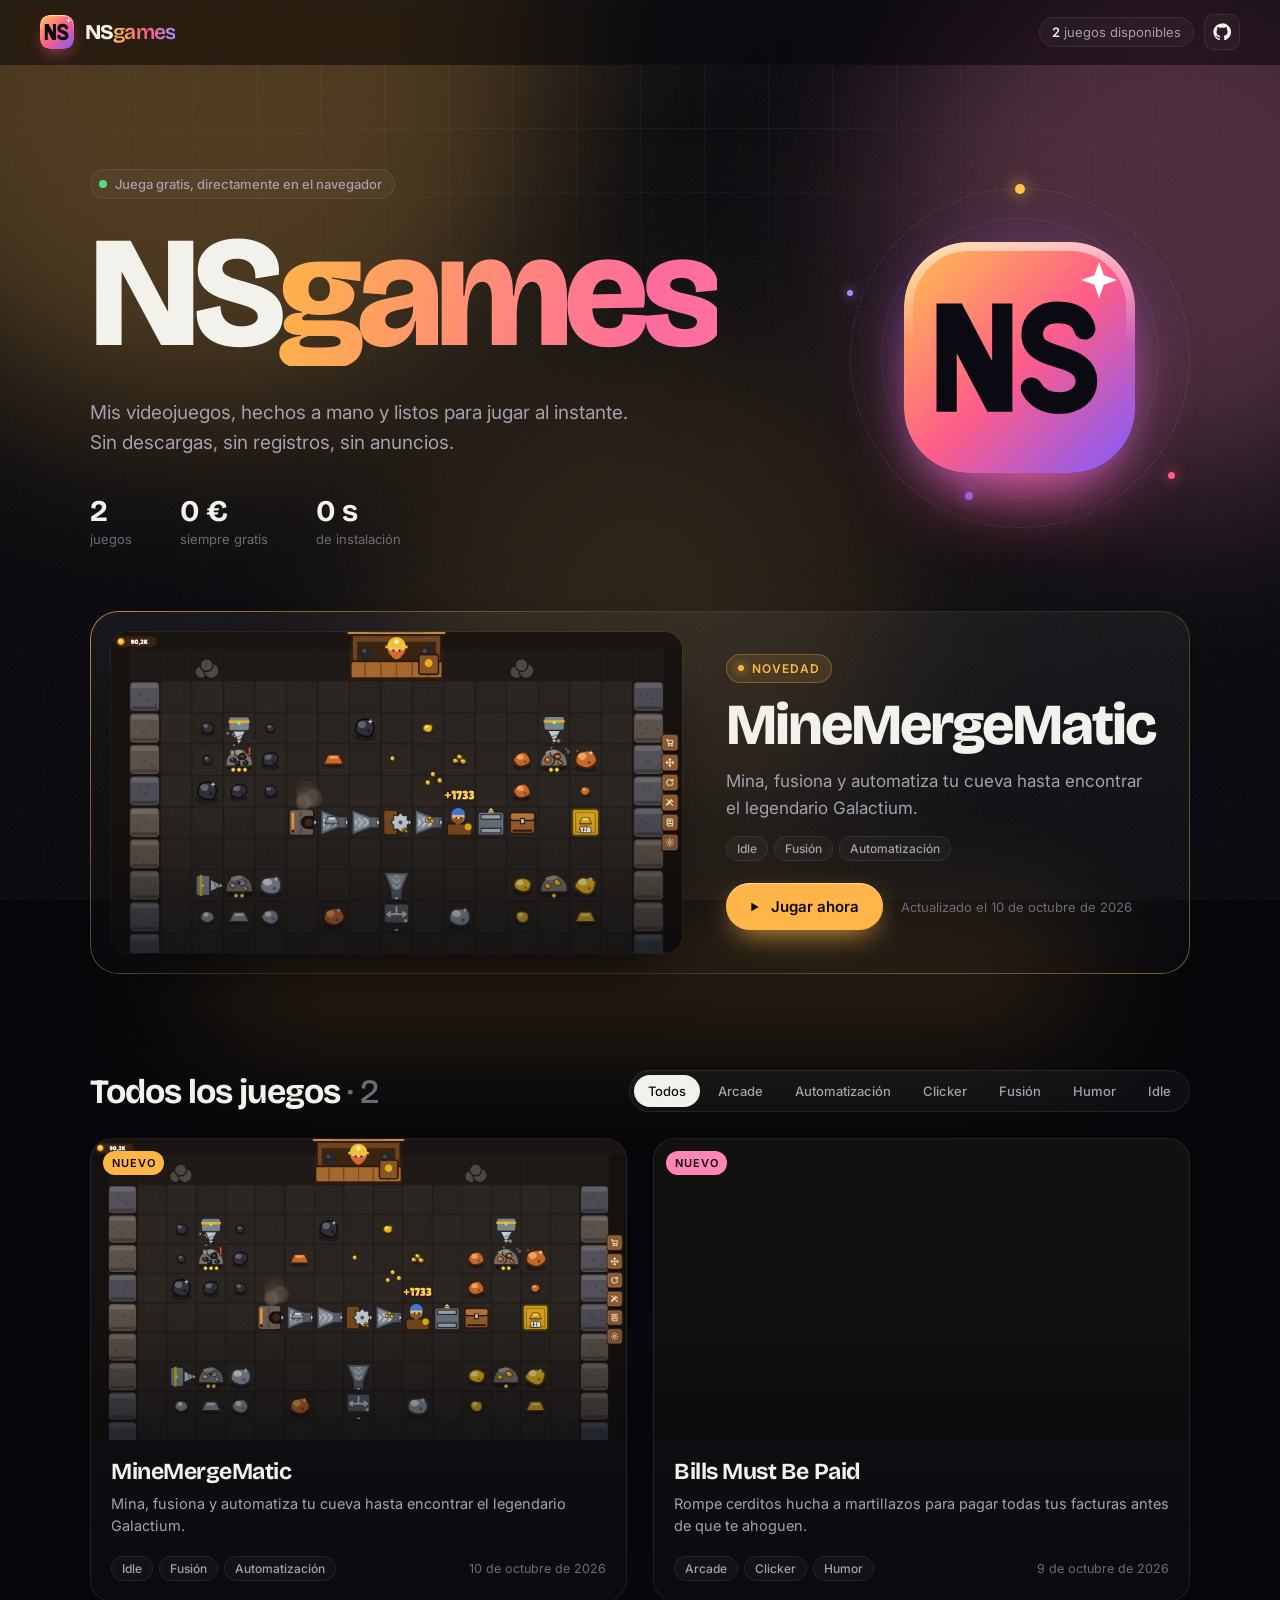
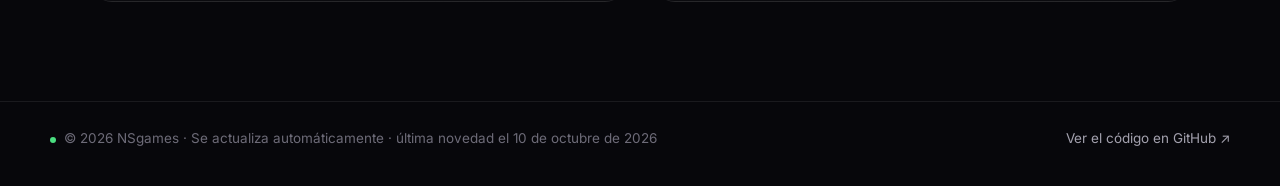
<file: index.html>
<!doctype html>
<html lang="es">
<head>
<meta charset="utf-8">
<meta name="viewport" content="width=device-width,initial-scale=1">
<title>NSgames · Juegos gratis en el navegador</title>
<meta name="description" content="Colección de 2 juegos para jugar al instante en el navegador, sin descargas.">
<meta name="theme-color" content="#07070b">
<meta property="og:type" content="website">
<meta property="og:site_name" content="NSgames">
<meta property="og:title" content="NSgames · Juegos gratis en el navegador">
<meta property="og:description" content="2 juegos para jugar al instante en el navegador.">
<meta property="og:url" content="https://5amueln5.github.io/nsgames/">
<meta property="og:image" content="https://5amueln5.github.io/nsgames/minemergematic/preview.jpg">
<meta name="twitter:card" content="summary_large_image">
<link rel="icon" type="image/svg+xml" href="assets/logo.svg">
<link rel="apple-touch-icon" href="assets/apple-touch-icon.png">
<link rel="preconnect" href="https://fonts.googleapis.com">
<link rel="preconnect" href="https://fonts.gstatic.com" crossorigin>
<link href="https://fonts.googleapis.com/css2?family=Bricolage+Grotesque:opsz,wght@12..96,500..800&family=Inter:wght@400;500;600&display=swap" rel="stylesheet">
<style>
:root{
  --bg:#07070b; --text:#f3f1ec; --mut:#a3a1ae; --dim:#6d6b78;
  --line:rgba(255,255,255,.08); --surf:rgba(255,255,255,.035);
  --a1:#ffb547; --a2:#ff86b4; --a3:#ffb547;
  --ease:cubic-bezier(.2,.8,.2,1); --spring:cubic-bezier(.3,1.5,.5,1);
  --mx:50vw; --my:-20vh;
}
*{box-sizing:border-box;margin:0;padding:0}
html{scroll-behavior:smooth}
body{background:var(--bg);color:var(--text);font-family:Inter,system-ui,sans-serif;min-height:100vh;overflow-x:hidden;-webkit-font-smoothing:antialiased}
a{color:inherit;text-decoration:none}
::selection{background:var(--a1);color:#000}

/* ---------- Fondo vivo ---------- */
.bg{position:fixed;inset:0;z-index:-1;overflow:hidden;pointer-events:none}
.aurora{position:absolute;border-radius:50%;filter:blur(90px);opacity:.28;mix-blend-mode:screen;will-change:transform}
.a1{width:55vw;height:55vw;left:-12vw;top:-22vw;background:var(--a1);animation:drift1 22s ease-in-out infinite alternate}
.a2{width:45vw;height:45vw;right:-14vw;top:-6vw;background:var(--a2);animation:drift2 26s ease-in-out infinite alternate}
.a3{width:40vw;height:40vw;left:30vw;top:38vh;background:var(--a3);opacity:.14;animation:drift3 30s ease-in-out infinite alternate}
@keyframes drift1{to{transform:translate(14vw,10vh) scale(1.15)}}
@keyframes drift2{to{transform:translate(-12vw,16vh) scale(.9)}}
@keyframes drift3{to{transform:translate(-18vw,-10vh) scale(1.2)}}
.gridbg{position:absolute;inset:0;background-image:linear-gradient(var(--line) 1px,transparent 1px),linear-gradient(90deg,var(--line) 1px,transparent 1px);
  background-size:64px 64px;mask-image:radial-gradient(ellipse 80% 55% at 50% 0%,#000 30%,transparent 75%);opacity:.5}
.grain{position:absolute;inset:-50%;opacity:.07;background-image:url("data:image/svg+xml,%3Csvg xmlns='http://www.w3.org/2000/svg' width='160' height='160'%3E%3Cfilter id='n'%3E%3CfeTurbulence type='fractalNoise' baseFrequency='.85' numOctaves='3' stitchTiles='stitch'/%3E%3C/filter%3E%3Crect width='100%25' height='100%25' filter='url(%23n)'/%3E%3C/svg%3E");animation:grain 1.2s steps(6) infinite}
@keyframes grain{0%{transform:translate(0,0)}20%{transform:translate(-3%,2%)}40%{transform:translate(2%,-4%)}60%{transform:translate(-4%,-1%)}80%{transform:translate(3%,3%)}}
.spot{position:fixed;inset:0;z-index:-1;pointer-events:none;background:radial-gradient(520px circle at var(--mx) var(--my),rgba(255,255,255,.055),transparent 65%)}

/* ---------- Navegación ---------- */
.nav{position:sticky;top:0;z-index:20;display:flex;align-items:center;justify-content:space-between;gap:16px;padding:14px clamp(16px,4vw,40px);
  backdrop-filter:blur(14px) saturate(1.4);-webkit-backdrop-filter:blur(14px) saturate(1.4);background:rgba(7,7,11,.55);border-bottom:1px solid transparent;transition:border-color .3s,background .3s}
.nav.scrolled{border-bottom-color:var(--line);background:rgba(7,7,11,.78)}
.brand{display:flex;align-items:center;gap:11px;font-family:'Bricolage Grotesque',sans-serif;font-weight:800;font-size:21px;letter-spacing:-.04em}
.logo{position:relative;width:34px;height:34px;border-radius:28%;overflow:hidden;flex:none;transition:transform .5s var(--spring);
  box-shadow:0 8px 20px -8px #ff5c8a;animation:logoIn .9s var(--spring) backwards}
.logo svg{width:100%;height:100%;display:block}
.logo::after,.mark::after{content:'';position:absolute;inset:0;background:linear-gradient(115deg,transparent 38%,rgba(255,255,255,.55) 50%,transparent 62%);transform:translateX(-140%);pointer-events:none}
.logo::after{animation:sweep 6s ease-in-out 2s infinite}
.brand:hover .logo{transform:rotate(-10deg) scale(1.1)}
.brand:hover .logo::after{animation:sweep .9s ease-out}
.wm b{font-weight:800}
.wm span{font-weight:600;background:linear-gradient(90deg,#ffc24d,#ff5c8a 55%,#a98bff);-webkit-background-clip:text;background-clip:text;color:transparent}
@keyframes logoIn{from{transform:scale(.3) rotate(-30deg);opacity:0}}
@keyframes sweep{0%{transform:translateX(-140%)}35%,100%{transform:translateX(140%)}}
.navr{display:flex;align-items:center;gap:10px}
.count{font-size:13px;color:var(--mut);padding:6px 12px;border:1px solid var(--line);border-radius:999px;background:var(--surf)}
.count b{color:var(--text);font-weight:600}
.gh{width:36px;height:36px;border-radius:10px;display:grid;place-items:center;border:1px solid var(--line);background:var(--surf);transition:transform .2s var(--spring),border-color .2s}
.gh:hover{transform:translateY(-2px);border-color:rgba(255,255,255,.25)}
.gh svg{width:18px;height:18px;fill:var(--text)}

/* ---------- Hero ---------- */
.wrap{max-width:1180px;margin:0 auto;padding:0 clamp(16px,4vw,40px)}
.hero{display:grid;grid-template-columns:minmax(0,1fr) auto;align-items:center;gap:clamp(24px,5vw,72px);padding:clamp(56px,9vw,104px) 0 clamp(36px,6vw,64px)}
.hero-art{position:relative;width:clamp(230px,27vw,340px);aspect-ratio:1;perspective:900px}
.mark{position:absolute;inset:16%;border-radius:28%;overflow:hidden;transform-style:preserve-3d;will-change:transform;
  box-shadow:0 40px 80px -30px #ff5c8a,0 20px 50px -25px #7c5cff,inset 0 0 0 1px rgba(255,255,255,.15);
  animation:float 6s ease-in-out infinite,markIn 1.2s var(--spring) .25s backwards}
.mark svg{width:100%;height:100%;display:block}
.mark::after{animation:sweep 5s ease-in-out 1.6s infinite}
.mark-glow{position:absolute;inset:6%;border-radius:50%;background:radial-gradient(circle,rgba(255,92,138,.45),rgba(124,92,255,.18) 45%,transparent 70%);filter:blur(30px);animation:breathe 6s ease-in-out infinite}
.orbit{position:absolute;inset:0;border-radius:50%;border:1px dashed rgba(255,255,255,.13);animation:spin 36s linear infinite}
.orbit.o2{inset:9%;border-style:solid;border-color:rgba(255,255,255,.06);animation-duration:24s;animation-direction:reverse}
.orbit i{position:absolute;width:10px;height:10px;border-radius:50%;background:#ffc24d;box-shadow:0 0 16px #ffc24d}
.orbit i:nth-child(1){top:-5px;left:calc(50% - 5px)}
.orbit i:nth-child(2){bottom:14%;right:4%;width:7px;height:7px;background:#ff5c8a;box-shadow:0 0 14px #ff5c8a}
.orbit i:nth-child(3){top:30%;left:-4px;width:6px;height:6px;background:#a98bff;box-shadow:0 0 12px #a98bff}
.orbit.o2 i:nth-child(1){top:auto;bottom:-4px;left:30%;width:8px;height:8px;background:#7c5cff;box-shadow:0 0 14px #7c5cff}
@keyframes float{0%,100%{translate:0 -10px}50%{translate:0 10px}}
@keyframes markIn{from{scale:.3;opacity:0;rotate:-25deg}}
@keyframes breathe{0%,100%{opacity:.75;scale:.95}50%{opacity:1;scale:1.05}}
@keyframes spin{to{rotate:360deg}}
.eyebrow{display:inline-flex;align-items:center;gap:8px;font-size:13px;font-weight:500;color:var(--mut);padding:6px 12px 6px 8px;border:1px solid var(--line);border-radius:999px;background:var(--surf)}
.eyebrow i{width:8px;height:8px;border-radius:50%;background:#4ade80;box-shadow:0 0 0 0 rgba(74,222,128,.6);animation:pulse 2s infinite}
@keyframes pulse{70%{box-shadow:0 0 0 8px rgba(74,222,128,0)}100%{box-shadow:0 0 0 0 rgba(74,222,128,0)}}
h1{font-family:'Bricolage Grotesque',sans-serif;font-weight:800;font-size:clamp(64px,12.5vw,158px);line-height:.92;letter-spacing:-.045em;margin:22px 0 22px}
.line{display:block;overflow:hidden;padding-bottom:.06em}
.w{display:inline-block;transform:translateY(105%);animation:rise 1.1s var(--ease) forwards}
.line:nth-child(2) .w,.w+.w{animation-delay:.12s}
@keyframes rise{to{transform:none}}
.grad{background:linear-gradient(100deg,var(--a1) 0%,#ff6b9d 35%,var(--a2) 65%,var(--a1) 100%);background-size:250% 100%;-webkit-background-clip:text;background-clip:text;color:transparent;animation:rise 1.1s var(--ease) .12s forwards,shine 9s linear infinite}
@keyframes shine{to{background-position:-250% 0}}
.lead{max-width:560px;font-size:clamp(16px,1.6vw,19px);line-height:1.6;color:var(--mut)}
.stats{display:flex;gap:clamp(20px,4vw,48px);margin-top:34px;flex-wrap:wrap}
.stats div{display:flex;flex-direction:column;gap:2px}
.stats b{font-family:'Bricolage Grotesque',sans-serif;font-size:30px;font-weight:700;letter-spacing:-.02em}
.stats span{font-size:13px;color:var(--dim)}

/* ---------- Revelado al hacer scroll ---------- */
.reveal{opacity:0;transform:translateY(28px);filter:blur(8px);transition:opacity .9s var(--ease),transform .9s var(--ease),filter .9s var(--ease);transition-delay:var(--d,0ms)}
.reveal.in{opacity:1;transform:none;filter:none}

/* ---------- Destacado ---------- */
.feat{margin-bottom:clamp(56px,8vw,96px)}
.feat-card{position:relative;display:grid;grid-template-columns:1.35fr 1fr;gap:clamp(20px,3.5vw,48px);align-items:center;padding:clamp(14px,1.6vw,20px);
  border-radius:28px;border:1px solid var(--line);background:linear-gradient(180deg,rgba(255,255,255,.05),rgba(255,255,255,.015))}
.feat-card::before{content:'';position:absolute;inset:-1px;border-radius:inherit;padding:1px;pointer-events:none;
  background:linear-gradient(135deg,color-mix(in srgb,var(--accent) 70%,transparent),transparent 40%,transparent 60%,color-mix(in srgb,var(--accent) 40%,transparent));
  -webkit-mask:linear-gradient(#000 0 0) content-box,linear-gradient(#000 0 0);-webkit-mask-composite:xor;mask-composite:exclude}
.feat-card::after{content:'';position:absolute;left:10%;right:10%;bottom:-40px;height:80px;background:var(--accent);filter:blur(70px);opacity:.25;z-index:-1;transition:opacity .4s}
.feat-card:hover::after{opacity:.42}
.feat-media{position:relative;aspect-ratio:16/9;border-radius:18px;overflow:hidden;background:#111;transform-style:preserve-3d;will-change:transform;
  box-shadow:0 30px 60px -25px rgba(0,0,0,.8),0 0 0 1px rgba(255,255,255,.06)}
.feat-media img,.media img{width:100%;height:100%;object-fit:cover;display:block;transition:transform 1s var(--ease)}
.feat-card:hover .feat-media img{transform:scale(1.045)}
.sheen{position:absolute;inset:0;background:linear-gradient(105deg,transparent 35%,rgba(255,255,255,.22) 50%,transparent 65%);transform:translateX(-120%);pointer-events:none}
.feat-card:hover .sheen{transition:transform 1.1s var(--ease);transform:translateX(120%)}
.feat-info{display:flex;flex-direction:column;align-items:flex-start;gap:14px;padding:6px clamp(4px,1.5vw,14px) 6px 0}
.badge{display:inline-flex;align-items:center;gap:8px;font-size:12px;font-weight:600;letter-spacing:.08em;text-transform:uppercase;color:var(--accent);
  padding:6px 11px;border-radius:999px;background:color-mix(in srgb,var(--accent) 12%,transparent);border:1px solid color-mix(in srgb,var(--accent) 30%,transparent)}
.badge i{width:6px;height:6px;border-radius:50%;background:var(--accent);box-shadow:0 0 10px var(--accent)}
.feat-info h2{font-family:'Bricolage Grotesque',sans-serif;font-size:clamp(34px,4.6vw,58px);font-weight:800;letter-spacing:-.035em;line-height:.98}
.feat-info p{color:var(--mut);font-size:17px;line-height:1.6;max-width:440px}
.feat-cta{display:flex;align-items:center;gap:18px;flex-wrap:wrap;margin-top:8px}
.feat-cta time{font-size:13px;color:var(--dim)}
.btn{display:inline-block;border-radius:999px;transition:transform .35s var(--spring)}
.btn-in{display:inline-flex;align-items:center;gap:9px;padding:14px 24px 14px 20px;border-radius:999px;font-weight:600;font-size:15px;color:#0a0a0f;
  background:var(--accent);box-shadow:0 10px 30px -10px var(--accent),inset 0 1px 0 rgba(255,255,255,.5);position:relative;overflow:hidden}
.btn-in::after{content:'';position:absolute;inset:0;background:linear-gradient(105deg,transparent 30%,rgba(255,255,255,.55) 50%,transparent 70%);transform:translateX(-120%)}
.feat-card:hover .btn-in::after{transition:transform .9s var(--ease);transform:translateX(120%)}
.btn-in svg{width:16px;height:16px;fill:currentColor}

/* ---------- Sección de juegos ---------- */
.sec-head{display:flex;align-items:end;justify-content:space-between;gap:20px;flex-wrap:wrap;margin-bottom:26px}
.sec-head h2{font-family:'Bricolage Grotesque',sans-serif;font-size:clamp(26px,3vw,34px);font-weight:700;letter-spacing:-.03em}
.sec-head h2 span{color:var(--dim);font-weight:500}
.filters{position:relative;display:flex;gap:4px;padding:4px;border-radius:999px;border:1px solid var(--line);background:var(--surf);flex-wrap:nowrap;max-width:100%;overflow-x:auto;scrollbar-width:none;-webkit-overflow-scrolling:touch}
.filters::-webkit-scrollbar{display:none}
.chip{position:relative;z-index:1;flex:none;white-space:nowrap;font:500 13px Inter,sans-serif;color:var(--mut);background:none;border:none;padding:8px 14px;border-radius:999px;cursor:pointer;transition:color .25s}
.chip:hover{color:var(--text)}
.chip.on{color:#0a0a0f}
.pill-bg{position:absolute;z-index:0;top:4px;bottom:4px;border-radius:999px;background:var(--text);transition:left .45s var(--spring),width .45s var(--spring)}
.grid{display:grid;grid-template-columns:repeat(auto-fit,minmax(min(100%,340px),1fr));gap:clamp(16px,2.2vw,26px);padding-bottom:30px}

.card{display:block;perspective:1000px;border-radius:22px}
.card-in{position:relative;height:100%;display:flex;flex-direction:column;border-radius:22px;background:linear-gradient(180deg,rgba(255,255,255,.055),rgba(255,255,255,.02));
  border:1px solid var(--line);overflow:hidden;transform-style:preserve-3d;will-change:transform;transition:border-color .35s,box-shadow .45s var(--ease)}
.card:hover .card-in{border-color:color-mix(in srgb,var(--accent) 55%,transparent);box-shadow:0 28px 60px -22px color-mix(in srgb,var(--accent) 45%,transparent),0 0 0 1px color-mix(in srgb,var(--accent) 25%,transparent)}
.media{position:relative;aspect-ratio:16/9;overflow:hidden;background:#111}
.card:hover .media img{transform:scale(1.07)}
.media::after{content:'';position:absolute;inset:0;background:linear-gradient(180deg,transparent 55%,rgba(7,7,11,.55));pointer-events:none}
.glare{position:absolute;inset:0;z-index:2;pointer-events:none;opacity:0;transition:opacity .35s;
  background:radial-gradient(420px circle at var(--gx,50%) var(--gy,50%),rgba(255,255,255,.22),transparent 45%)}
.card:hover .glare{opacity:1}
.play{position:absolute;z-index:3;left:50%;top:50%;width:62px;height:62px;margin:-31px 0 0 -31px;border-radius:50%;display:grid;place-items:center;
  background:color-mix(in srgb,var(--accent) 88%,#fff);box-shadow:0 12px 30px -8px var(--accent);transform:scale(.6);opacity:0;transition:transform .45s var(--spring),opacity .3s}
.play svg{width:24px;height:24px;fill:#0a0a0f;margin-left:3px}
.card:hover .play,.card:focus-visible .play{transform:scale(1);opacity:1}
.new{position:absolute;z-index:3;top:12px;left:12px;font-size:11px;font-weight:600;letter-spacing:.08em;text-transform:uppercase;padding:5px 9px;border-radius:999px;
  color:#0a0a0f;background:var(--accent)}
.ph{width:100%;height:100%;display:grid;place-items:center;background:radial-gradient(circle at 30% 20%,var(--accent),#1a1a24 70%)}
.ph span{font-family:'Bricolage Grotesque';font-size:96px;font-weight:800;color:rgba(255,255,255,.9)}
.body{padding:18px 20px 20px;display:flex;flex-direction:column;gap:8px;flex:1;transform:translateZ(20px)}
.body h3{font-family:'Bricolage Grotesque',sans-serif;font-size:23px;font-weight:700;letter-spacing:-.02em}
.body p{color:var(--mut);font-size:14.5px;line-height:1.55}
.meta{margin-top:auto;padding-top:10px;display:flex;align-items:center;justify-content:space-between;gap:10px;flex-wrap:wrap}
.meta time{font-size:12.5px;color:var(--dim)}
.tags{display:flex;gap:6px;flex-wrap:wrap}
.tag{font-size:12px;font-weight:500;color:var(--mut);padding:4px 10px;border-radius:999px;border:1px solid var(--line);background:rgba(255,255,255,.03)}
.card:hover .tag{border-color:color-mix(in srgb,var(--accent) 35%,transparent);color:var(--text)}

/* ---------- Pie ---------- */
footer{margin-top:70px;border-top:1px solid var(--line)}
.foot{display:flex;justify-content:space-between;align-items:center;gap:16px;flex-wrap:wrap;padding:28px 0 40px;color:var(--dim);font-size:13.5px}
.foot a{color:var(--mut);transition:color .2s}.foot a:hover{color:var(--text)}
.dot{display:inline-block;width:6px;height:6px;border-radius:50%;background:#4ade80;margin-right:8px;vertical-align:middle}

/* ---------- Transición al abrir un juego ---------- */
.wipe{position:fixed;inset:0;z-index:100;pointer-events:none;visibility:hidden}
.wipe.on{visibility:visible;pointer-events:auto}
.wipe img{position:absolute;inset:0;width:100%;height:100%;object-fit:cover}
.wipe .veil{position:absolute;inset:0;background:radial-gradient(circle at center,rgba(7,7,11,.35),rgba(7,7,11,.92));opacity:0}
.wipe .label{position:absolute;left:50%;top:50%;transform:translate(-50%,-50%);text-align:center;opacity:0}
.wipe .label small{display:block;font-size:13px;letter-spacing:.2em;text-transform:uppercase;color:rgba(255,255,255,.7);margin-bottom:10px}
.wipe .label b{font-family:'Bricolage Grotesque',sans-serif;font-size:clamp(36px,6vw,72px);font-weight:800;letter-spacing:-.03em}
.wipe .bar{width:160px;height:3px;border-radius:3px;background:rgba(255,255,255,.18);margin:18px auto 0;overflow:hidden}
.wipe .bar i{display:block;height:100%;width:40%;background:var(--accent,#fff);border-radius:3px;animation:load 1s ease-in-out infinite}
@keyframes load{from{transform:translateX(-100%)}to{transform:translateX(260%)}}

:focus-visible{outline:2px solid var(--a1);outline-offset:4px;border-radius:12px}
@media (max-width:820px){
  .hero{grid-template-columns:1fr}
  .hero-art{order:-1;width:170px;margin-bottom:-10px}
  .feat-card{grid-template-columns:1fr}
  .feat-info{padding:4px 6px 8px}
  .count{display:none}
}
@media (hover:none){.play{transform:scale(.85);opacity:.92}}
@media (prefers-reduced-motion:reduce){
  *,*::before,*::after{animation:none!important;transition:none!important}
  .w{transform:none}.reveal{opacity:1;transform:none;filter:none}
}
</style>
</head>
<body>
<noscript><style>.reveal{opacity:1;transform:none;filter:none}</style></noscript>
<div class="bg" aria-hidden="true"><div class="aurora a1"></div><div class="aurora a2"></div><div class="aurora a3"></div><div class="gridbg"></div><div class="grain"></div></div>
<div class="spot" aria-hidden="true"></div>

<nav class="nav" id="nav">
  <a class="brand" href="./" aria-label="NSgames, inicio"><span class="logo"><svg xmlns="http://www.w3.org/2000/svg" viewBox="0 0 64 64" role="img" aria-label="NSgames">
<defs>
<linearGradient id="ng" x1="0" y1="0" x2="1" y2="1"><stop offset="0" stop-color="#ffc24d"/><stop offset=".52" stop-color="#ff5c8a"/><stop offset="1" stop-color="#7c5cff"/></linearGradient>
<linearGradient id="nh" x1="0" y1="0" x2="0" y2="1"><stop offset="0" stop-color="#fff" stop-opacity=".55"/><stop offset=".45" stop-color="#fff" stop-opacity="0"/></linearGradient>
</defs>
<rect width="64" height="64" rx="18" fill="url(#ng)"/>
<rect x="1.25" y="1.25" width="61.5" height="61.5" rx="16.75" fill="none" stroke="url(#nh)" stroke-width="2.5"/>
<path d="M9 47V17h7l8.4 16V17H30v30h-6.9l-8.5-16.2V47z" fill="#0b0a12"/>
<path d="M50 24C49 20.5 46 19.5 42.5 19.5 38.5 19.5 35.5 21.8 35.5 25.5 35.5 29.5 39 30.7 42.8 31.8 47 33 50.5 34.5 50.5 38.5 50.5 42.3 47.2 44.6 43 44.6 39.5 44.6 36.7 43.2 35.3 40.5" fill="none" stroke="#0b0a12" stroke-width="6" stroke-linecap="round"/>
<path d="M54 5.5l1.3 3.7 3.7 1.3-3.7 1.3-1.3 3.7-1.3-3.7-3.7-1.3 3.7-1.3z" fill="#fff"/>
</svg></span><span class="wm"><b>NS</b><span>games</span></span></a>
  <div class="navr">
    <span class="count"><b>2</b> juegos disponibles</span>
    <a class="gh" href="https://github.com/5amuelN5/nsgames" target="_blank" rel="noopener" aria-label="Código en GitHub"><svg viewBox="0 0 24 24"><path d="M12 .5a11.5 11.5 0 0 0-3.64 22.41c.58.1.79-.25.79-.56v-2c-3.2.7-3.88-1.37-3.88-1.37-.53-1.33-1.29-1.69-1.29-1.69-1.05-.72.08-.7.08-.7 1.16.08 1.77 1.19 1.77 1.19 1.03 1.77 2.71 1.26 3.37.96.1-.75.4-1.26.73-1.55-2.55-.29-5.24-1.28-5.24-5.69 0-1.26.45-2.29 1.19-3.09-.12-.29-.52-1.46.11-3.05 0 0 .97-.31 3.17 1.18a11 11 0 0 1 5.77 0c2.2-1.49 3.17-1.18 3.17-1.18.63 1.59.23 2.76.11 3.05.74.8 1.19 1.83 1.19 3.09 0 4.42-2.7 5.39-5.26 5.68.41.36.78 1.06.78 2.14v3.17c0 .31.21.67.8.56A11.5 11.5 0 0 0 12 .5z"/></svg></a>
  </div>
</nav>

<main class="wrap">
  <header class="hero">
    <div class="hero-txt">
      <span class="eyebrow reveal"><i></i>Juega gratis, directamente en el navegador</span>
      <h1><span class="line"><span class="w">NS</span><span class="w grad">games</span></span></h1>
      <p class="lead reveal" style="--d:150ms">Mis videojuegos, hechos a mano y listos para jugar al instante. Sin descargas, sin registros, sin anuncios.</p>
      <div class="stats reveal" style="--d:280ms">
        <div><b data-count="2">0</b><span>juegos</span></div>
        <div><b>0 €</b><span>siempre gratis</span></div>
        <div><b>0 s</b><span>de instalación</span></div>
      </div>
    </div>
    <div class="hero-art" aria-hidden="true">
      <div class="mark-glow"></div>
      <div class="orbit"><i></i><i></i><i></i></div>
      <div class="orbit o2"><i></i></div>
      <div class="mark" data-tilt="18"><svg xmlns="http://www.w3.org/2000/svg" viewBox="0 0 64 64" role="img" aria-label="NSgames">
<defs>
<linearGradient id="hg" x1="0" y1="0" x2="1" y2="1"><stop offset="0" stop-color="#ffc24d"/><stop offset=".52" stop-color="#ff5c8a"/><stop offset="1" stop-color="#7c5cff"/></linearGradient>
<linearGradient id="hh" x1="0" y1="0" x2="0" y2="1"><stop offset="0" stop-color="#fff" stop-opacity=".55"/><stop offset=".45" stop-color="#fff" stop-opacity="0"/></linearGradient>
</defs>
<rect width="64" height="64" rx="18" fill="url(#hg)"/>
<rect x="1.25" y="1.25" width="61.5" height="61.5" rx="16.75" fill="none" stroke="url(#hh)" stroke-width="2.5"/>
<path d="M9 47V17h7l8.4 16V17H30v30h-6.9l-8.5-16.2V47z" fill="#0b0a12"/>
<path d="M50 24C49 20.5 46 19.5 42.5 19.5 38.5 19.5 35.5 21.8 35.5 25.5 35.5 29.5 39 30.7 42.8 31.8 47 33 50.5 34.5 50.5 38.5 50.5 42.3 47.2 44.6 43 44.6 39.5 44.6 36.7 43.2 35.3 40.5" fill="none" stroke="#0b0a12" stroke-width="6" stroke-linecap="round"/>
<path d="M54 5.5l1.3 3.7 3.7 1.3-3.7 1.3-1.3 3.7-1.3-3.7-3.7-1.3 3.7-1.3z" fill="#fff"/>
</svg></div>
    </div>
  </header>

  <section class="feat reveal" style="--accent:#ffb547" aria-label="Juego destacado">
    <a class="feat-card go" href="minemergematic/" data-title="MineMergeMatic">
      <div class="feat-media media" data-tilt="5">
        <img src="minemergematic/preview.jpg" alt="Captura de MineMergeMatic" decoding="async">
        <span class="sheen"></span>
      </div>
      <div class="feat-info">
        <span class="badge"><i></i>Novedad</span>
        <h2>MineMergeMatic</h2>
        <p>Mina, fusiona y automatiza tu cueva hasta encontrar el legendario Galactium.</p>
        <div class="tags"><span class="tag">Idle</span><span class="tag">Fusión</span><span class="tag">Automatización</span></div>
        <div class="feat-cta">
          <span class="btn magnet"><span class="btn-in"><svg viewBox="0 0 24 24" aria-hidden="true"><path d="M8 5.5v13l11-6.5z"/></svg>Jugar ahora</span></span>
          <time>Actualizado el 10 de octubre de 2026</time>
        </div>
      </div>
    </a>
  </section>
  <section aria-label="Todos los juegos">
    <div class="sec-head reveal">
      <h2>Todos los juegos <span>· 2</span></h2>
      <div class="filters" role="tablist"><span class="pill-bg"></span><button class="chip on" data-f="*" role="tab">Todos</button><button class="chip" data-f="Arcade" role="tab">Arcade</button><button class="chip" data-f="Automatización" role="tab">Automatización</button><button class="chip" data-f="Clicker" role="tab">Clicker</button><button class="chip" data-f="Fusión" role="tab">Fusión</button><button class="chip" data-f="Humor" role="tab">Humor</button><button class="chip" data-f="Idle" role="tab">Idle</button></div>
    </div>
    <div class="grid">
    <a class="card go reveal" href="minemergematic/" style="--accent:#ffb547;--d:0ms" data-tags="Idle|Fusión|Automatización" data-title="MineMergeMatic">
      <div class="card-in" data-tilt="9">
        <div class="media">
          <img src="minemergematic/preview.jpg" alt="Captura de MineMergeMatic" loading="lazy" decoding="async">
          <span class="glare"></span>
          <span class="play" aria-hidden="true"><svg viewBox="0 0 24 24"><path d="M8 5.5v13l11-6.5z"/></svg></span>
          <span class="new">Nuevo</span>
        </div>
        <div class="body">
          <h3>MineMergeMatic</h3>
          <p>Mina, fusiona y automatiza tu cueva hasta encontrar el legendario Galactium.</p>
          <div class="meta">
            <div class="tags"><span class="tag">Idle</span><span class="tag">Fusión</span><span class="tag">Automatización</span></div>
            <time>10 de octubre de 2026</time>
          </div>
        </div>
      </div>
    </a>
    <a class="card go reveal" href="bills-must-be-paid/" style="--accent:#ff86b4;--d:90ms" data-tags="Arcade|Clicker|Humor" data-title="Bills Must Be Paid">
      <div class="card-in" data-tilt="9">
        <div class="media">
          <img src="bills-must-be-paid/preview.jpg" alt="Captura de Bills Must Be Paid" loading="lazy" decoding="async">
          <span class="glare"></span>
          <span class="play" aria-hidden="true"><svg viewBox="0 0 24 24"><path d="M8 5.5v13l11-6.5z"/></svg></span>
          <span class="new">Nuevo</span>
        </div>
        <div class="body">
          <h3>Bills Must Be Paid</h3>
          <p>Rompe cerditos hucha a martillazos para pagar todas tus facturas antes de que te ahoguen.</p>
          <div class="meta">
            <div class="tags"><span class="tag">Arcade</span><span class="tag">Clicker</span><span class="tag">Humor</span></div>
            <time>9 de octubre de 2026</time>
          </div>
        </div>
      </div>
    </a>
    </div>
  </section>
</main>

<footer>
  <div class="wrap foot">
    <span><span class="dot"></span>© 2026 NSgames · Se actualiza automáticamente · última novedad el 10 de octubre de 2026</span>
    <a href="https://github.com/5amuelN5/nsgames" target="_blank" rel="noopener">Ver el código en GitHub ↗</a>
  </div>
</footer>

<div class="wipe" aria-hidden="true"><img alt=""><div class="veil"></div><div class="label"><small>Cargando</small><b></b><div class="bar"><i></i></div></div></div>

<script>
(() => {
  const reduce = matchMedia('(prefers-reduced-motion: reduce)').matches;
  const fine = matchMedia('(hover: hover) and (pointer: fine)').matches;
  const root = document.documentElement;

  // Foco de luz que sigue al ratón
  if (fine && !reduce) addEventListener('pointermove', e => {
    root.style.setProperty('--mx', e.clientX + 'px');
    root.style.setProperty('--my', e.clientY + 'px');
  }, { passive: true });

  // Barra de navegación al hacer scroll
  const nav = document.getElementById('nav');
  const onScroll = () => nav.classList.toggle('scrolled', scrollY > 10);
  addEventListener('scroll', onScroll, { passive: true }); onScroll();

  // Aparición escalonada
  const io = new IntersectionObserver(es => es.forEach(e => {
    if (e.isIntersecting) { e.target.classList.add('in'); io.unobserve(e.target); }
  }), { threshold: .12, rootMargin: '0px 0px -40px 0px' });
  document.querySelectorAll('.reveal').forEach(el => io.observe(el));

  // Contador
  document.querySelectorAll('[data-count]').forEach(el => {
    const to = +el.dataset.count, t0 = performance.now(), dur = 1200;
    const step = now => { const p = Math.min(1, (now - t0) / dur); el.textContent = Math.round(to * (1 - Math.pow(1 - p, 3))); if (p < 1) requestAnimationFrame(step); };
    reduce ? (el.textContent = to) : requestAnimationFrame(step);
  });

  // Inclinación 3D con inercia y brillo que sigue al cursor
  if (fine && !reduce) document.querySelectorAll('[data-tilt]').forEach(el => {
    const max = +el.dataset.tilt, host = el.closest('a') || el.closest('.hero') || el;
    let tx = 0, ty = 0, cx = 0, cy = 0, raf = 0;
    const loop = () => {
      cx += (tx - cx) * .12; cy += (ty - cy) * .12;
      el.style.transform = `perspective(1000px) rotateX(${cx.toFixed(2)}deg) rotateY(${cy.toFixed(2)}deg)`;
      raf = (Math.abs(tx - cx) > .01 || Math.abs(ty - cy) > .01) ? requestAnimationFrame(loop) : 0;
    };
    host.addEventListener('pointermove', e => {
      const r = el.getBoundingClientRect(), px = (e.clientX - r.left) / r.width, py = (e.clientY - r.top) / r.height;
      tx = (.5 - py) * max; ty = (px - .5) * max;
      el.style.setProperty('--gx', (px * 100) + '%'); el.style.setProperty('--gy', (py * 100) + '%');
      if (!raf) raf = requestAnimationFrame(loop);
    });
    host.addEventListener('pointerleave', () => { tx = ty = 0; if (!raf) raf = requestAnimationFrame(loop); });
  });

  // Botón magnético
  if (fine && !reduce) document.querySelectorAll('.magnet').forEach(b => {
    const host = b.closest('a');
    host.addEventListener('pointermove', e => {
      const r = b.getBoundingClientRect(), dx = e.clientX - (r.left + r.width / 2), dy = e.clientY - (r.top + r.height / 2);
      if (Math.hypot(dx, dy) < 160) b.style.transform = `translate(${dx * .18}px,${dy * .25}px)`; else b.style.transform = '';
    });
    host.addEventListener('pointerleave', () => b.style.transform = '');
  });

  // Filtros por etiqueta con píldora deslizante
  const filters = document.querySelector('.filters');
  if (filters) {
    const pill = filters.querySelector('.pill-bg');
    const movePill = btn => { pill.style.left = btn.offsetLeft + 'px'; pill.style.width = btn.offsetWidth + 'px'; };
    const cards = [...document.querySelectorAll('.card')];
    movePill(filters.querySelector('.chip.on'));
    addEventListener('resize', () => movePill(filters.querySelector('.chip.on')));
    filters.addEventListener('click', e => {
      const btn = e.target.closest('.chip'); if (!btn || btn.classList.contains('on')) return;
      filters.querySelectorAll('.chip').forEach(c => c.classList.toggle('on', c === btn));
      movePill(btn);
      btn.scrollIntoView({ block: 'nearest', inline: 'center', behavior: reduce ? 'auto' : 'smooth' });
      const f = btn.dataset.f;
      let k = 0;
      cards.forEach(c => {
        const show = f === '*' || c.dataset.tags.split('|').includes(f);
        if (show) {
          const was = c.style.display === 'none';
          c.style.display = '';
          if (was && !reduce) c.animate([{ opacity: 0, transform: 'translateY(16px) scale(.97)' }, { opacity: 1, transform: 'none' }], { duration: 500, delay: (k++) * 60, easing: 'cubic-bezier(.2,.8,.2,1)', fill: 'backwards' });
        } else if (c.style.display !== 'none') {
          if (reduce) c.style.display = 'none';
          else c.animate([{ opacity: 1 }, { opacity: 0, transform: 'scale(.96)' }], { duration: 200, easing: 'ease-in' }).onfinish = () => c.style.display = 'none';
        }
      });
    });
  }

  // Transición al abrir un juego: la portada se expande a pantalla completa
  const wipe = document.querySelector('.wipe'), wImg = wipe.querySelector('img'), veil = wipe.querySelector('.veil'), label = wipe.querySelector('.label');
  document.querySelectorAll('a.go').forEach(a => a.addEventListener('click', e => {
    if (reduce || e.metaKey || e.ctrlKey || e.shiftKey || e.altKey || e.button !== 0) return;
    const m = a.querySelector('.media'), img = m && m.querySelector('img');
    if (!m) return;
    e.preventDefault();
    const r = m.getBoundingClientRect(), W = innerWidth, H = innerHeight;
    const accent = getComputedStyle(a).getPropertyValue('--accent') || getComputedStyle(a.closest('[style]')).getPropertyValue('--accent');
    wipe.style.setProperty('--accent', accent.trim() || '#fff');
    wImg.src = img ? img.currentSrc || img.src : '';
    wImg.style.display = img ? '' : 'none';
    label.querySelector('b').textContent = a.dataset.title || '';
    wipe.classList.add('on');
    const from = `inset(${r.top}px ${W - r.right}px ${H - r.bottom}px ${r.left}px round 20px)`;
    wImg.animate([{ clipPath: from, transform: 'scale(1.08)' }, { clipPath: 'inset(0px 0px 0px 0px round 0px)', transform: 'scale(1)' }],
      { duration: 700, easing: 'cubic-bezier(.75,0,.15,1)', fill: 'forwards' });
    veil.animate([{ opacity: 0 }, { opacity: 1 }], { duration: 500, delay: 350, easing: 'ease-out', fill: 'forwards' });
    label.animate([{ opacity: 0, transform: 'translate(-50%,-40%)' }, { opacity: 1, transform: 'translate(-50%,-50%)' }], { duration: 450, delay: 450, easing: 'cubic-bezier(.2,.8,.2,1)', fill: 'forwards' });
    setTimeout(() => { location.href = a.href; }, 900);
  }));
  // Al volver atrás desde un juego, quitar la transición
  addEventListener('pageshow', () => {
    wipe.classList.remove('on');
    [wImg, veil, label].forEach(el => el.getAnimations().forEach(an => an.cancel()));
  });
})();
</script>
</body>
</html>
</file>
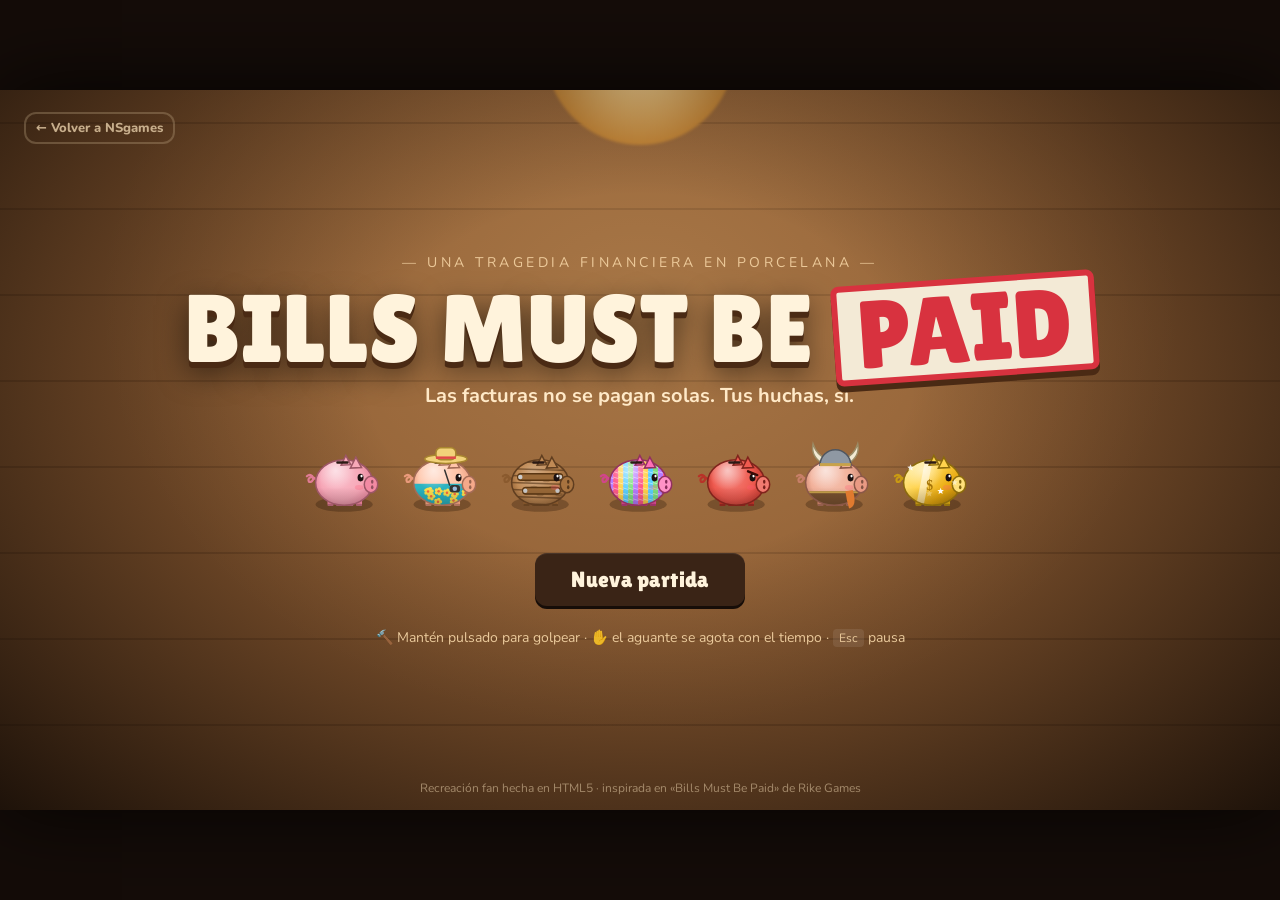
<file: bills-must-be-paid/index.html>
<!doctype html>
<html lang="es">
<head>
<meta charset="utf-8">
<meta name="viewport" content="width=device-width, initial-scale=1, maximum-scale=1, user-scalable=no">
<title>Bills Must Be Paid</title>
<link rel="preconnect" href="https://fonts.googleapis.com">
<link rel="preconnect" href="https://fonts.gstatic.com" crossorigin>
<link href="https://fonts.googleapis.com/css2?family=Lilita+One&family=Nunito:wght@400;600;700;800;900&display=swap" rel="stylesheet">
<link rel="stylesheet" href="style.css?v=21">
</head>
<body>
<div id="stage">

  <!-- ============ TÍTULO ============ -->
  <section class="screen title" data-screen="title">
    <div class="t-lamp"></div>
    <div class="t-logo">
      <div class="t-small">— una tragedia financiera en porcelana —</div>
      <h1><span>BILLS</span> <span>MUST BE</span> <span class="paid">PAID</span></h1>
      <div class="t-sub">Las facturas no se pagan solas. Tus huchas, sí.</div>
    </div>
    <div id="titlePigs" class="t-pigs"></div>
    <div class="t-btns">
      <button id="btnContinue" class="btn primary big">Continuar</button>
      <button id="btnNew" class="btn big">Nueva partida</button>
    </div>
    <button id="btnNS" class="btn ghost small nsback">← Volver a NSgames</button>
    <div class="t-help">🔨 Mantén pulsado para golpear · ✋ el aguante se agota con el tiempo · <kbd>Esc</kbd> pausa</div>
    <div class="t-credit">Recreación fan hecha en HTML5 · inspirada en «Bills Must Be Paid» de Rike Games</div>
  </section>

  <!-- ============ HUB ============ -->
  <section class="screen hub hidden" data-screen="hub">
    <header class="topbar">
      <div class="cashbox" id="hCashBox"><i class="coinic"></i><b id="hCash">$0</b></div>
      <div class="lpbox">⭐ <b id="hLp">0</b><span>Legado</span></div>
      <div class="cyc" id="hCycle"></div>
      <div class="toni hidden" id="hToni"></div>
      <div class="sp"></div>
      <button class="iconbtn" id="btnSound" title="Sonido">🔊</button>
      <button class="iconbtn" id="btnMenu" title="Menú">☰</button>
    </header>

    <aside class="side">
      <h3 class="sect">📨 Facturas</h3>
      <div id="billList" class="billlist"></div>
      <div id="nextPig" class="nextpig"></div>
      <div class="sidebtns">
        <button id="btnPhone" class="btn phone">📱 Llamar a Big Toni</button>
        <button id="btnBankrupt" class="btn ghost small">Declararse en quiebra</button>
      </div>
      <button id="btnPlay" class="play">
        <span>¡A ROMPER CERDITOS!</span>
        <small id="playRound">Ronda 1</small>
      </button>
    </aside>

    <main class="panel">
      <nav class="tabs">
        <button data-tab="tree" class="on">🌳 Mejoras</button>
        <button data-tab="hammers">🔨 Martillos</button>
        <button data-tab="pigs">🐷 Cerditos</button>
        <button data-tab="coins">🪙 Monedas</button>
        <button data-tab="legacy">⭐ Legado</button>
        <button data-tab="stats">📊 Estadísticas</button>
      </nav>
      <div id="tabBody" class="tabbody"></div>
    </main>
  </section>

  <!-- ============ RONDA ============ -->
  <canvas id="cv" class="hidden" width="1280" height="720"></canvas>
  <section class="screen run hidden" data-screen="run" style="pointer-events:none"></section>

  <div id="pause" class="overlay hidden">
    <div class="mbox letter">
      <div class="lhead"><span class="lic">⏸️</span><div><small>Pausa</small><h2>Un respiro</h2></div></div>
      <div class="lbody"><p>Tus cerditos te esperan.</p></div>
      <div class="mbtns"><button class="btn ghost" id="pEnd">Terminar ronda</button><button class="btn primary" id="pResume">Seguir</button></div>
    </div>
  </div>

  <div id="gamble" class="overlay hidden">
    <div class="gbox">
      <div class="g-head"><span>🎩</span><div><small>Minijuego</small><h2>Gambolito y los tres vasos</h2></div></div>
      <div id="gCups" class="cups"></div>
      <p id="gMsg" class="gmsg"></p>
      <div id="gBets" class="gbets"></div>
    </div>
  </div>

  <div id="modal" class="overlay hidden"><div id="modalBox" class="mbox"></div></div>
</div>

<script src="js/data.js?v=21"></script>
<script src="js/audio.js?v=21"></script>
<script src="js/render.js?v=21"></script>
<script src="js/game.js?v=21"></script>
<script src="js/ui.js?v=21"></script>
</body>
</html>
</file>
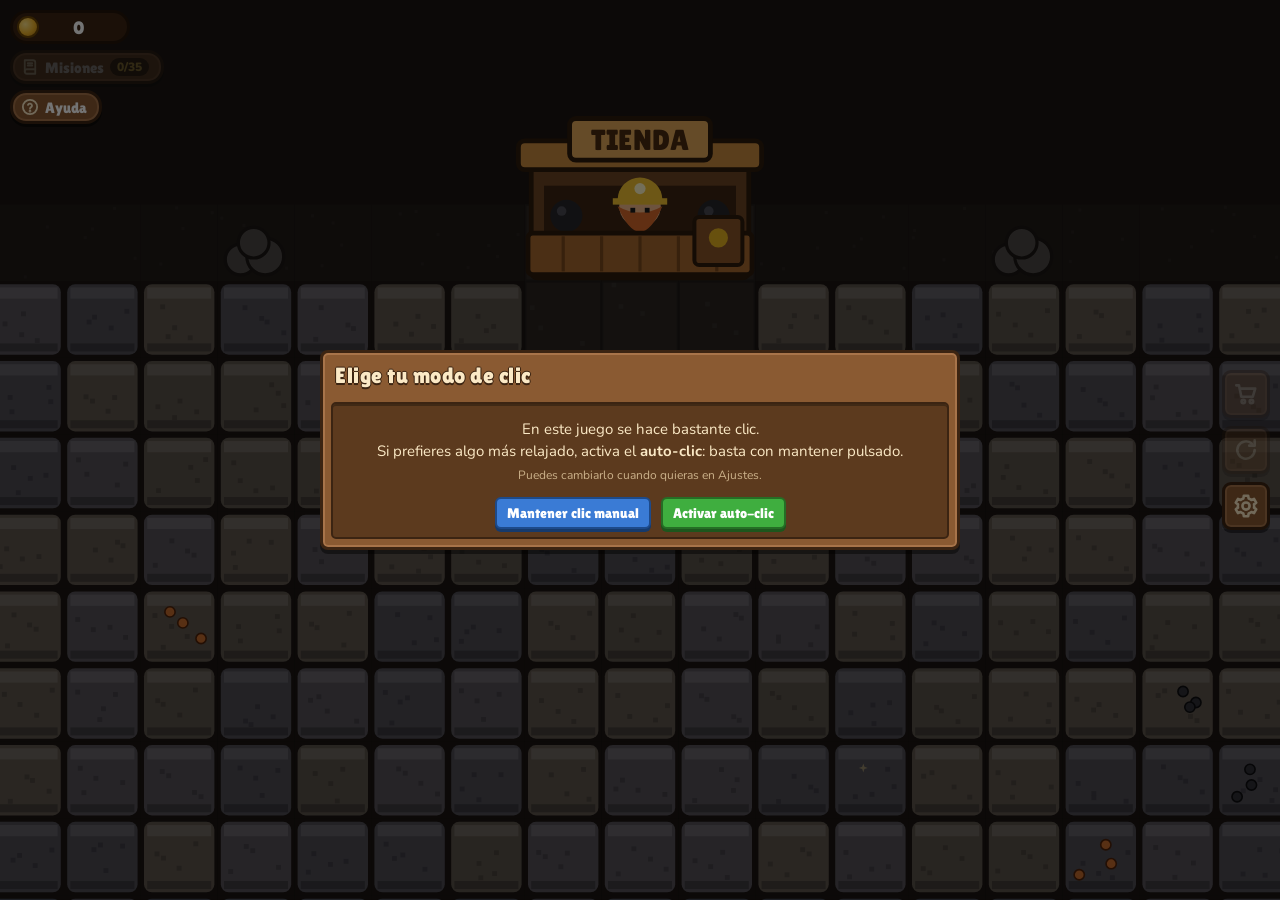
<file: minemergematic/index.html>
<!doctype html>
<html lang="es">
<head>
<meta charset="utf-8">
<meta name="viewport" content="width=device-width,initial-scale=1,user-scalable=no">
<title>MineMergeMatic</title>
<link rel="preconnect" href="https://fonts.googleapis.com">
<link href="https://fonts.googleapis.com/css2?family=Lilita+One&family=Nunito:wght@700;900&display=swap" rel="stylesheet">
<style>
:root{
  --wood:#8a5a32; --wood-d:#5c3a1e; --wood-dd:#3b2412; --cream:#fbe9c6; --gold:#f5c542;
  --green:#4fc44f; --red:#e0533d; --blue:#3a7bd5;
}
*{box-sizing:border-box;margin:0;padding:0}
html,body{width:100%;height:100%;overflow:hidden;background:#15110f;font-family:'Nunito',system-ui,sans-serif;color:var(--cream);user-select:none;-webkit-user-select:none;touch-action:none}
canvas{display:block;position:fixed;inset:0;cursor:default}
.hidden{display:none!important}
.ttl{font-family:'Lilita One','Nunito',sans-serif;letter-spacing:.5px;text-shadow:0 2px 0 var(--wood-dd),1px 0 0 var(--wood-dd),-1px 0 0 var(--wood-dd),0 -1px 0 var(--wood-dd)}
.panel{background:var(--wood);border:3px solid var(--wood-dd);border-radius:8px;box-shadow:inset 0 0 0 2px #a8744a,0 4px 0 rgba(0,0,0,.45)}
.inner{background:var(--wood-d);border:2px solid var(--wood-dd);border-radius:5px;box-shadow:inset 0 2px 0 rgba(0,0,0,.3)}
button{font-family:'Lilita One','Nunito',sans-serif;cursor:pointer;border:none;color:#fff}

/* Monedas */
#coins{position:fixed;top:10px;left:10px;display:flex;align-items:center;gap:6px;background:#3b2412;border:3px solid #24150a;border-radius:20px;padding:3px 14px 3px 4px;min-width:120px;z-index:5}
.coin{width:22px;height:22px;border-radius:50%;background:radial-gradient(circle at 35% 35%,#ffe58a,#f0b429 55%,#b07812);border:2px solid #6b4605;flex:none}
#coinsN{font-family:'Lilita One';font-size:18px;color:#fff;flex:1;text-align:center}

/* Barra de herramientas */
#tools{position:fixed;right:10px;top:50%;transform:translateY(-50%);display:flex;flex-direction:column;gap:8px;z-index:5}
.tb{width:48px;height:48px;border-radius:9px;background:var(--wood);border:3px solid var(--wood-dd);box-shadow:inset 0 0 0 2px #a8744a,0 3px 0 rgba(0,0,0,.45);display:grid;place-items:center;position:relative}
.tb svg{width:26px;height:26px;fill:none;stroke:var(--cream);stroke-width:2.4;stroke-linecap:round;stroke-linejoin:round}
.tb.on{background:#c98a3e;box-shadow:inset 0 0 0 2px #ffd28a,0 3px 0 rgba(0,0,0,.45)}
.tb .dot{position:absolute;top:-5px;right:-5px;width:14px;height:14px;border-radius:50%;background:var(--red);border:2px solid #fff}
.tb[disabled]{opacity:.35;pointer-events:none}

/* Panel de info */
#info{position:fixed;left:10px;bottom:10px;width:min(330px,calc(100vw / var(--ui,1) - 20px));z-index:5;padding:6px}
#infoT{font-size:16px;text-align:center;padding:2px 6px 6px}
#infoB{padding:8px;font-size:13px;line-height:1.45;max-height:calc(42vh / var(--ui,1));overflow:auto;overscroll-behavior:contain}
.row{display:flex;justify-content:space-between;gap:8px}
.lbl{color:#e8cf9c}
.g{color:#8ff08f}.y{color:#ffd65a}.r{color:#ff8f7a}.mut{color:#cbb18a;font-size:12px}
.bar{height:8px;background:#2a170a;border-radius:4px;overflow:hidden;margin:4px 0}
.bar>i{display:block;height:100%;background:linear-gradient(90deg,#ffd65a,#f08c2a)}
.chips{display:flex;flex-wrap:wrap;gap:4px;margin-top:5px}
.chip{display:flex;align-items:center;gap:3px;background:#2a170a;border-radius:5px;padding:2px 6px 2px 2px;font-size:12px}
.chip img{width:22px;height:22px;image-rendering:auto}
.btns{display:flex;gap:6px;margin-top:8px;flex-wrap:wrap}
#infoBtns{margin:6px 2px 2px}
#infoBtns:empty{display:none}
.btn .coin{width:15px;height:15px;border-width:1.5px;display:inline-block;vertical-align:-2px;margin-right:3px}
.btn.pulse{animation:btnPulse .9s ease-in-out infinite}
.gsec{display:flex;gap:10px;align-items:flex-start;padding:9px;margin-bottom:7px;background:#4a2e16;border:2px solid var(--wood-dd);border-radius:7px}
.gsec b{font-family:'Lilita One';font-weight:400;font-size:15px;display:block;margin-bottom:2px}
.gsec p{font-size:13px;line-height:1.45;color:#ead6ae}
.gsec p b{display:inline;font-family:inherit;font-weight:800;font-size:inherit;color:#ffd65a}
.gic{flex:none;min-width:44px;height:44px;padding:0 3px;background:#2a170a;border-radius:7px;display:flex;align-items:center;justify-content:center;gap:2px}
.gi{width:38px;height:38px}
.gtxt{font-size:24px}
.fchip{cursor:pointer}
.fslots{display:flex;gap:6px;flex-wrap:wrap;margin-top:4px}
.fslot{position:relative;width:40px;height:40px;border-radius:8px;background:#2a170a;border:2px dashed #7a5a3a;display:grid;place-items:center;cursor:pointer;transition:transform .12s,border-color .12s}
.fslot:hover{transform:scale(1.07)}
.fslot img{width:32px;height:32px}
.fslot.on{border:2px solid #8ff08f;background:#24401f}
.fslot i{position:absolute;top:-6px;right:-6px;width:17px;height:17px;border-radius:50%;background:#c9452f;color:#fff;font-size:10px;font-style:normal;display:grid;place-items:center;border:2px solid #2a170a;opacity:0;transition:opacity .12s}
.fslot.on:hover i{opacity:1}
.fslot.add{font-family:'Lilita One';font-size:24px;color:#e8cf9c}
.fslot.add.open{border-style:solid;border-color:#ffd65a;color:#ffd65a}
.fstep{font-size:11px;color:#cbb18a;margin:8px 0 4px;text-transform:uppercase;letter-spacing:.6px;font-weight:900}
.fmats{display:flex;flex-wrap:wrap;gap:5px}
.fmat{display:flex;align-items:center;gap:5px;padding:3px 9px 3px 6px;border-radius:13px;background:#2a170a;border:2px solid transparent;cursor:pointer;font-size:12.5px;transition:border-color .12s,transform .12s}
.fmat:hover{transform:translateY(-1px)}
.fmat i{width:11px;height:11px;border-radius:50%;border:1px solid rgba(0,0,0,.5)}
.fmat.on{border-color:#ffd65a;background:#4a3010}.fchip:hover{background:#5a2416}
.fgrid{display:grid;grid-template-columns:repeat(auto-fill,minmax(34px,1fr));gap:4px;margin-top:5px}
.fopt{display:grid;place-items:center;height:34px;border-radius:6px;background:#2a170a;border:2px solid transparent;cursor:pointer;opacity:.6;transition:opacity .12s,border-color .12s,transform .12s}
.fopt img{width:28px;height:28px}
.fopt:hover{opacity:1;transform:scale(1.08)}
.fopt.on{opacity:1;border-color:#8ff08f;background:#24401f}
@keyframes btnPulse{50%{filter:brightness(1.25)}}
.btn{padding:6px 10px;border-radius:6px;font-size:14px;background:var(--blue);border:2px solid #1d4a8a;box-shadow:0 3px 0 #163a6c}
.btn.gr{background:#3fae3f;border-color:#256e25;box-shadow:0 3px 0 #1d561d}
.btn.rd{background:#c9452f;border-color:#7d2a1c;box-shadow:0 3px 0 #5e1f15}
.btn.br{background:#b07a3a;border-color:#6a4418;box-shadow:0 3px 0 #4a2f10}
.btn:active{transform:translateY(2px);box-shadow:none}
.btn[disabled]{filter:grayscale(.8) brightness(.7);pointer-events:none}

/* Bocadillo del enano */
#bubble{position:fixed;z-index:4;max-width:230px;background:#e9e6df;color:#1b1b1b;border:3px solid #1b1b1b;border-radius:12px;padding:8px 11px;font-family:'Lilita One';font-size:13.5px;line-height:1.25;text-align:center;pointer-events:auto;cursor:pointer;box-shadow:0 3px 0 rgba(0,0,0,.4)}
#bubble:after{content:'';position:absolute;left:-14px;top:22px;border:8px solid transparent;border-right:9px solid #1b1b1b}
#bubble .more{display:block;font-size:11px;color:#666;margin-top:3px}

/* Tooltip */
#tip{position:fixed;z-index:6;pointer-events:none;background:#2a170aee;border:2px solid #1a0d04;border-radius:6px;padding:3px 8px;font-family:'Lilita One';font-size:13px;white-space:nowrap}

/* Barra de pista */
#hint{position:fixed;left:50%;top:10px;transform:translateX(-50%);z-index:5;padding:6px 14px;font-size:13px;text-align:center}

/* Modales */
#modal{position:fixed;inset:0;background:rgba(0,0,0,.55);z-index:10;display:grid;place-items:center;padding:12px}
.mbox{width:min(640px,100%);max-height:calc(100vh - 24px);display:flex;flex-direction:column;padding:8px}
.mhead{display:flex;align-items:center;justify-content:space-between;padding:2px 4px 8px}
.mhead span{font-size:22px}
.x{width:34px;height:34px;border-radius:7px;background:#c9452f;border:2px solid #7d2a1c;font-size:16px}
.tabs{display:flex;gap:5px;padding:0 2px 6px;flex-wrap:wrap}
.tab{padding:6px 12px;border-radius:7px 7px 0 0;background:var(--wood-d);border:2px solid var(--wood-dd);border-bottom:none;font-size:14px;color:#e8cf9c}
.tab.on{background:#c98a3e;color:#fff}
.mbody{overflow:auto;padding:8px;flex:1}
.card{display:flex;align-items:center;gap:10px;padding:8px;margin-bottom:7px;background:#4a2e16;border:2px solid var(--wood-dd);border-radius:7px}
.card .ic{width:46px;height:46px;flex:none;background:#2a170a;border-radius:7px;display:grid;place-items:center}
.card .ic img{width:42px;height:42px}
.card .tx{flex:1;min-width:0}
.card .tx b{font-family:'Lilita One';font-weight:400;font-size:15px;display:block}
.card .tx small{color:#d8bf90;font-size:12px;display:block;line-height:1.3}
.card.lock{opacity:.5}
.price{display:flex;align-items:center;gap:4px;white-space:nowrap}
.price .coin{width:16px;height:16px;border-width:1.5px}
.mis{display:flex;align-items:center;gap:8px;padding:7px 9px;margin-bottom:5px;background:#4a2e16;border-radius:6px;border:2px solid var(--wood-dd);font-size:14px}
.mis .ck{width:20px;height:20px;border-radius:4px;background:#2a170a;display:grid;place-items:center;flex:none;font-size:13px}
.mis.done{opacity:.6}.mis.done .ck{background:#3fae3f}
.mis .rw{margin-left:auto;display:flex;align-items:center;gap:4px;font-family:'Lilita One'}
.big{font-size:15px;line-height:1.5;text-align:center;padding:6px 4px 12px}
.center{display:flex;gap:10px;justify-content:center;flex-wrap:wrap}
.set{display:flex;justify-content:space-between;align-items:center;padding:9px;background:#4a2e16;border-radius:6px;margin-bottom:6px;font-size:15px}
.tog{width:54px;height:28px;border-radius:14px;background:#2a170a;position:relative;border:2px solid var(--wood-dd)}
.tog i{position:absolute;top:2px;left:2px;width:20px;height:20px;border-radius:50%;background:#999;transition:.15s}
.tog.on{background:#3fae3f}.tog.on i{left:28px;background:#fff}

/* Toasts */
#toasts{position:fixed;top:58px;left:50%;transform:translateX(-50%);z-index:9;display:flex;flex-direction:column;gap:6px;align-items:center;pointer-events:none}
.toast{background:#2a170aee;border:2px solid #f5c542;border-radius:8px;padding:6px 14px;font-family:'Lilita One';font-size:14px;animation:tin .25s ease-out}
@keyframes tin{from{opacity:0;transform:translateY(-8px)}}
/* Escala de interfaz y posición del panel */
#coins,#lbtns,#lside,#tools,#info,#hint,#toasts,#side{zoom:var(--ui,1)}
#lbtns{position:fixed;top:50px;left:10px;z-index:9;display:flex;flex-direction:column;align-items:flex-start;gap:6px}
/* Panel izquierdo: misiones y ayuda, se despliega desde sus botones */
#lside{position:fixed;top:128px;left:10px;width:min(440px,calc(100vw / var(--ui,1) - 20px));max-height:max(160px,calc(100vh / var(--ui,1) - 140px));z-index:8;display:flex;flex-direction:column;padding:8px;
  transform-origin:24px -40px;transform:scale(.55);opacity:0;visibility:hidden;
  transition:transform .32s cubic-bezier(.2,1.25,.4,1),opacity .18s,visibility 0s .32s;box-shadow:inset 0 0 0 2px #a8744a,6px 8px 24px rgba(0,0,0,.5)}
#lside.open{transform:none;opacity:1;visibility:visible;transition:transform .36s cubic-bezier(.2,1.25,.4,1),opacity .18s,visibility 0s}
#lside::before{content:'';position:absolute;top:-11px;left:var(--notch,26px);border:9px solid transparent;border-top:0;border-bottom:11px solid var(--wood-dd);transition:left .25s}
#lside::after{content:'';position:absolute;top:-6px;left:calc(var(--notch,26px) + 3px);border:6px solid transparent;border-top:0;border-bottom:8px solid var(--wood)}
#lB{flex:1;overflow:auto;padding:10px;min-height:0;overscroll-behavior:contain}
#lside .mis{font-size:15px;padding:9px 11px}
#lside .gsec p{font-size:14px}
#pauseOv{position:fixed;inset:0;z-index:20;display:grid;place-items:center;background:rgba(10,7,5,.6);backdrop-filter:blur(3px);-webkit-backdrop-filter:blur(3px);animation:fadeIn .2s ease-out}
#pauseOv .pbox{width:min(360px,calc(100vw - 32px));padding:16px 18px;text-align:center;animation:popIn .3s cubic-bezier(.2,1.5,.4,1)}
#pauseOv .ttl{font-size:26px;margin-bottom:6px}
#pauseOv p{font-size:14px;line-height:1.45;margin-bottom:8px}
#pauseOv .btn{margin-top:6px;font-size:17px;padding:8px 22px}
.hudbtn{display:flex;align-items:center;gap:6px;padding:5px 12px 5px 8px;border-radius:16px;
  background:var(--wood);border:3px solid var(--wood-dd);box-shadow:inset 0 0 0 2px #a8744a,0 3px 0 rgba(0,0,0,.45);font-size:15px;transition:transform .12s,filter .12s}
.hudbtn svg{width:18px;height:18px;fill:none;stroke:var(--cream);stroke-width:2.4;stroke-linecap:round;stroke-linejoin:round}
#misBtn b{font-family:'Nunito';font-weight:900;font-size:12px;background:#3b2412;border-radius:10px;padding:1px 7px;color:#ffd65a}
.hudbtn:hover{transform:translateY(-2px);filter:brightness(1.12)}
.hudbtn.on{background:#c98a3e;box-shadow:inset 0 0 0 2px #ffd28a,0 3px 0 rgba(0,0,0,.45)}
.hudbtn[disabled]{opacity:.35;pointer-events:none}
#misBtn.pop{animation:misPop .5s cubic-bezier(.3,1.6,.5,1)}
@keyframes misPop{40%{transform:scale(1.15)}}
body.info-moving #info,body.info-moving #keys{outline:3px dashed #7fc8ff;outline-offset:3px;cursor:grab;touch-action:none;pointer-events:auto}
body.info-moving #info *,body.info-moving #keys *{pointer-events:none}
/* Panel lateral: la tienda, las misiones y los ajustes se abren a la derecha sin pausar el juego */
:root{--sideW:min(370px,calc(88vw / var(--ui,1)))}
#side{position:fixed;top:0;right:0;bottom:0;width:var(--sideW);z-index:8;display:flex;flex-direction:column;padding:8px 8px 6px;
  border-radius:12px 0 0 12px;border-right:none;transform:translateX(106%);visibility:hidden;
  transition:transform .38s cubic-bezier(.2,.9,.25,1.04),visibility 0s .38s;box-shadow:inset 0 0 0 2px #a8744a,-8px 0 24px rgba(0,0,0,.45)}
#side.open{transform:none;visibility:visible;transition:transform .38s cubic-bezier(.2,.9,.25,1.04),visibility 0s}
.shead{display:flex;align-items:center;justify-content:space-between;padding:2px 4px 8px}
.shead span{font-size:21px}
#sB{flex:1;overflow:auto;padding:8px;overscroll-behavior:contain}
.sfoot{padding:7px 4px 1px;font-size:12px;color:#e8cf9c;text-align:center;line-height:1.3}
.sfoot:empty{display:none}
#side .card{flex-wrap:wrap}
#side .card .tx{min-width:150px}
#tools{transition:right .38s cubic-bezier(.2,.9,.25,1.04)}
body.side-open #tools{right:calc(var(--sideW) + 10px)}
/* Atajos de teclado según lo seleccionado */
#keys{position:fixed;right:10px;bottom:10px;z-index:4;zoom:var(--ui,1);min-width:190px;max-width:min(280px,calc(100vw / var(--ui,1) - 20px));max-height:calc(100vh / var(--ui,1) - 20px);overflow:hidden;padding:7px 10px 8px;border-radius:9px;
  background:rgba(42,23,10,.82);border:2px solid #1a0d04;box-shadow:0 3px 0 rgba(0,0,0,.35);pointer-events:none;transition:right .38s cubic-bezier(.2,.9,.25,1.04),opacity .2s}
body.side-open #keys{right:calc(var(--sideW) + 10px)}
#keysT{font-family:'Lilita One';font-size:13px;color:#ffd65a;margin-bottom:4px;white-space:nowrap;overflow:hidden;text-overflow:ellipsis}
#keysB{display:grid;grid-template-columns:auto 1fr;gap:3px 8px;align-items:center;font-size:12.5px;color:#f0dfbd}
#keysB kbd{font-family:'Lilita One';font-size:11px;background:#5c3a1e;border:1.5px solid #1a0d04;border-bottom-width:3px;border-radius:4px;padding:0 5px;white-space:nowrap;justify-self:end;color:#fff}
#keysB .k2{justify-self:end;white-space:nowrap}
@media (hover:none){#keys{display:none!important}}
.card[data-drag]{cursor:grab;touch-action:pan-y}
.card[data-drag] .ic{position:relative;touch-action:none}
.card[data-drag] .ic::after{content:'';position:absolute;right:-4px;bottom:-4px;width:15px;height:15px;border-radius:50%;background:#c98a3e url("data:image/svg+xml,%3Csvg xmlns='http://www.w3.org/2000/svg' viewBox='0 0 24 24' fill='none' stroke='%23fff' stroke-width='3' stroke-linecap='round'%3E%3Cpath d='M12 4v16M4 12h16'/%3E%3C/svg%3E") center/9px no-repeat;border:2px solid #3b2412}
.card[data-drag]:hover .ic{animation:wiggle .5s ease-in-out}
@keyframes wiggle{25%{transform:rotate(-6deg)}75%{transform:rotate(6deg)}}
.card.dragging{opacity:.45;transform:scale(.97)}
#side img,#modal img{-webkit-user-drag:none;user-select:none}
body.shopdrag,body.shopdrag *{cursor:grabbing!important}
#dragChip{position:fixed;left:0;top:0;z-index:12;pointer-events:none;display:flex;flex-direction:column;align-items:center;gap:2px;will-change:transform}
#dragChip img{width:54px;height:54px;filter:drop-shadow(0 8px 10px rgba(0,0,0,.5));transition:opacity .12s,transform .12s}
#dragChip span{font-family:'Lilita One';font-size:13px;background:#2a170aee;border:2px solid #1a0d04;border-radius:6px;padding:1px 7px;white-space:nowrap}
#dragChip.board img{opacity:0;transform:scale(.6)}
#dragChip.bad span{color:#ff8f7a}
#coins{transition:transform .08s ease-out;transform-origin:left center}
body.info-tl #info{top:134px;bottom:auto}
body.info-off #info{display:none!important}
/* Animaciones de interfaz */
#modal{animation:fadeIn .16s ease-out}
#modal .mbox{animation:popIn .26s cubic-bezier(.2,1.5,.4,1)}
@keyframes fadeIn{from{opacity:0}}
@keyframes popIn{from{transform:scale(.86) translateY(10px);opacity:0}}
.tb{transition:transform .12s,filter .12s,background .12s}
.tb:hover{transform:translateY(-2px);filter:brightness(1.12)}
.tb:active{transform:translateY(1px) scale(.95)}
.btn{transition:filter .1s,transform .08s}
.btn:hover{filter:brightness(1.12)}
.tab{transition:background .12s,color .12s}
.tab:hover{color:#fff}
.card{transition:transform .14s,border-color .14s}
.card:hover{transform:translateX(3px);border-color:#c98a3e}
.mis{transition:transform .14s}
.mis:hover{transform:translateX(3px)}
#bubble.anim{animation:bub .3s cubic-bezier(.2,1.6,.4,1)}
@keyframes bub{from{transform:scale(.6);opacity:0}}
.toast{animation:tin .32s cubic-bezier(.2,1.5,.4,1)}
.tog i{transition:left .18s cubic-bezier(.3,1.6,.5,1),background .15s}
/* Ajustes */
.set{gap:12px}
.set>span:first-child{flex:1;min-width:0}
.set small{display:block;color:#cbb18a;font-size:12px;line-height:1.3;margin-top:1px}
.exitbtn{display:flex;align-items:center;justify-content:center;gap:8px;width:100%;margin:2px 0 6px;padding:10px 12px;font-size:15px;background:#7a4a1e;border-color:#3b2412;box-shadow:0 3px 0 #2c1a0b}
.exitbtn svg{width:18px;height:18px;fill:none;stroke:#fff;stroke-width:3;stroke-linecap:round;stroke-linejoin:round}
.sgrp{font-family:'Lilita One';font-size:13px;color:#e8cf9c;margin:14px 2px 6px;letter-spacing:1px;text-transform:uppercase}
.sgrp:first-child{margin-top:2px}
.seg{display:flex;gap:3px;background:#2a170a;border-radius:7px;padding:3px;flex-wrap:wrap;justify-content:flex-end}
.seg button{padding:4px 9px;border-radius:5px;font-size:13px;background:transparent;color:#e8cf9c;transition:background .12s}
.seg button.on{background:#c98a3e;color:#fff}
.rg{display:flex;align-items:center;gap:8px}
input[type=range]{-webkit-appearance:none;appearance:none;width:140px;height:8px;border-radius:4px;background:#2a170a;outline:none;cursor:pointer}
input[type=range]::-webkit-slider-thumb{-webkit-appearance:none;width:20px;height:20px;border-radius:50%;background:#f5c542;border:3px solid #6b4605}
input[type=range]::-moz-range-thumb{width:15px;height:15px;border-radius:50%;background:#f5c542;border:3px solid #6b4605}
.rv{min-width:46px;text-align:right;font-family:'Lilita One'}
.set.stack{flex-direction:column;align-items:stretch;gap:8px}
.rg.hud{width:100%}
.rg.hud input[type=range]{flex:1;width:auto;min-width:0}
.btn.step{width:30px;height:30px;padding:0;font-size:20px;line-height:1;display:grid;place-items:center;flex:none}
#expTa{width:100%;height:84px;background:#2a170a;color:var(--cream);border:2px solid var(--wood-dd);border-radius:6px;padding:6px;font-size:11px;font-family:ui-monospace,monospace;resize:vertical;user-select:text;-webkit-user-select:text}
.keys{display:grid;grid-template-columns:auto 1fr;gap:7px 14px;font-size:14px;padding:4px 2px;align-items:center}
kbd{font-family:'Lilita One';background:#2a170a;border:2px solid #1a0d04;border-bottom-width:4px;border-radius:5px;padding:1px 7px;font-size:12px;white-space:nowrap;display:inline-block;margin:1px}
.stats{display:grid;grid-template-columns:1fr 1fr;gap:6px}
.stats div{background:#4a2e16;border-radius:6px;padding:7px 9px;font-size:13px}
.stats b{display:block;font-family:'Lilita One';font-weight:400;font-size:17px;color:#ffd65a}
@media (max-width:600px){
  #side{top:auto;left:0;width:auto;height:calc(58vh / var(--ui,1));border-radius:14px 14px 0 0;border-right:3px solid var(--wood-dd);transform:translateY(106%)}
  body.side-open #tools{right:10px}
  input[type=range]{width:100px}
  .set{flex-wrap:wrap}
  #info{width:calc(100vw / var(--ui,1) - 76px)}
  .tb{width:42px;height:42px}
  #bubble{max-width:180px;font-size:12px}
}
</style>
</head>
<body>
<canvas id="c"></canvas>

<div id="coins"><div class="coin"></div><span id="coinsN">0</span></div>
<div id="lbtns">
  <button id="misBtn" class="hudbtn" data-act="missions" title="Misiones (J)"><svg viewBox="0 0 24 24"><path d="M5 3h11a3 3 0 0 1 3 3v15H8a3 3 0 0 1-3-3z"/><path d="M5 18a3 3 0 0 1 3-3h11M9 7h6M9 10h6"/></svg><span>Misiones</span><b id="misCount"></b></button>
  <button id="guideBtn" class="hudbtn" data-act="guide" title="Ayuda (G)"><svg viewBox="0 0 24 24"><circle cx="12" cy="12" r="9.5"/><path d="M9.3 9.2a2.8 2.8 0 0 1 5.4 1c0 1.9-2.7 2.3-2.7 4"/><circle cx="12" cy="17.6" r=".6" fill="currentColor"/></svg><span>Ayuda</span></button>
</div>
<aside id="lside" class="panel" aria-label="Panel izquierdo"><div class="shead"><span id="lT" class="ttl"></span><button class="x" data-act="lclose" title="Cerrar (Esc)">✕</button></div><div class="tabs" id="lTabs"></div><div id="lB" class="mbody inner"></div></aside>

<div id="tools">
  <button class="tb" data-act="shop" title="Tienda (B)"><svg viewBox="0 0 24 24"><path d="M3 4h2.5l2.2 10.5h10.6L20.5 7H7"/><circle cx="9.5" cy="19" r="1.6"/><circle cx="17" cy="19" r="1.6"/></svg></button>
  <button class="tb" data-act="rotate" title="Girar (R)"><svg viewBox="0 0 24 24"><path d="M20 12a8 8 0 1 1-2.6-5.9"/><path d="M20 3v5h-5"/></svg></button>
  <button class="tb" data-act="settings" title="Ajustes (Esc)"><svg viewBox="0 0 24 24"><circle cx="12" cy="12" r="3.3"/><path d="M19.4 13.5a7.7 7.7 0 0 0 0-3l2-1.6-2-3.4-2.4 1a7.6 7.6 0 0 0-2.6-1.5L14 2.5h-4l-.4 2.5A7.6 7.6 0 0 0 7 6.5l-2.4-1-2 3.4 2 1.6a7.7 7.7 0 0 0 0 3l-2 1.6 2 3.4 2.4-1a7.6 7.6 0 0 0 2.6 1.5l.4 2.5h4l.4-2.5a7.6 7.6 0 0 0 2.6-1.5l2.4 1 2-3.4z"/></svg></button>
</div>

<div id="info" class="panel hidden"><div id="infoT" class="ttl"></div><div id="infoB" class="inner"></div><div id="infoBtns" class="btns"></div></div>
<div id="bubble" class="hidden"></div>
<div id="tip" class="hidden"></div>
<div id="hint" class="panel hidden"></div>
<div id="toasts"></div>
<div id="keys" class="hidden"><div id="keysT"></div><div id="keysB"></div></div>
<div id="pauseOv" class="hidden"><div class="pbox panel"><div class="ttl">En pausa</div><p>El juego se ha detenido porque has salido. Mientras está en pausa no avanza nada ni gasta recursos.</p><p class="mut">Todo sigue tal y como lo dejaste.</p><button class="btn gr" data-act="resume">Continuar</button></div></div>
<aside id="side" class="panel" aria-label="Panel lateral"><div class="shead"><span id="sT" class="ttl"></span><button class="x" data-act="sclose" title="Cerrar (Esc)">✕</button></div><div class="tabs" id="sTabs"></div><div id="sB" class="mbody inner"></div><div id="sFoot" class="sfoot"></div></aside>
<div id="dragChip" class="hidden"><img alt=""><span></span></div>
<div id="modal" class="hidden"><div class="mbox panel"><div class="mhead"><span id="mT" class="ttl"></span><button class="x" data-act="close">✕</button></div><div class="tabs" id="mTabs"></div><div id="mB" class="mbody inner"></div></div></div>

<script>
'use strict';
/* =========================================================
   MineMergeMatic — versión web
   Mina, fusiona y automatiza.
   ========================================================= */

// ---------- Constantes del mundo ----------
const T = 48;               // tamaño de casilla en px de mundo
const W = 25, H = 34;       // ancho y alto de la cueva
const OLD_W = 17;           // ancho de las partidas guardadas antes de ensanchar el mapa
const CX = Math.floor(W / 2);
const SHOP_X0 = CX - 1, SHOP_X1 = CX + 1;
const DX = [0, 1, 0, -1], DY = [-1, 0, 1, 0];
const TICK = 100;           // ms por tick de simulación
const SAVE_KEY = 'minemergematic_save_v1';

const MATS = {
  coal:      { n: 'Carbón',    c: '#2f2f35', hi: '#6a6a75', o: '#0d0d10', vals: [3, 8, 20, 50],          hard: 4,  vein: 100,     ingot: 0 },
  copper:    { n: 'Cobre',     c: '#c56a2c', hi: '#f6ad6c', o: '#4d220a', vals: [12, 30, 80, 200],       hard: 8,  vein: 1500,    ingot: 520 },
  tin:       { n: 'Estaño',    c: '#8fbfb6', hi: '#e6fffa', o: '#2b524c', vals: [25, 65, 170, 420],      hard: 11, vein: 5000,    ingot: 1000 },
  iron:      { n: 'Hierro',    c: '#8f99a5', hi: '#eef2f6', o: '#323840', vals: [40, 100, 260, 650],     hard: 15, vein: 12000,   ingot: 1700 },
  silver:    { n: 'Plata',     c: '#d3dae4', hi: '#ffffff', o: '#566170', vals: [80, 200, 520, 1300],    hard: 20, vein: 40000,   ingot: 3300, f: true },
  gold:      { n: 'Oro',       c: '#e5b220', hi: '#fff3a6', o: '#5f4304', vals: [120, 300, 780, 2000],   hard: 26, vein: 90000,   ingot: 5200 },
  diamond:   { n: 'Diamante',  c: '#5fdcef', hi: '#effeff', o: '#175866', vals: [300, 780, 2000, 5000],  hard: 40, vein: 400000,  ingot: 0, gem: 14000 },
  galactium: { n: 'Galactium', c: '#7b3cf0', hi: '#e8d4ff', o: '#240c52', vals: [1500, 4000, 10000, 25000], hard: 60, vein: 1000000, ingot: 65000 },
  // Aleaciones (solo existen como lingotes, se hacen en la forja)
  bronze:    { n: 'Bronce',    c: '#c98b3c', hi: '#ffd08a', o: '#5a3510', ingot: 2300, alloy: true },
  steel:     { n: 'Acero',     c: '#6d7d90', hi: '#d5e0ec', o: '#232d39', ingot: 2700, alloy: true },
  electrum:  { n: 'Electro',   c: '#e6cf62', hi: '#fffbe0', o: '#6b5a12', ingot: 12500, alloy: true },
  astral:    { n: 'Astralita', c: '#ff5fd2', hi: '#ffe0fa', o: '#4a0f40', ingot: 115000, alloy: true, f: true },
};
const MAT_ORDER = ['coal', 'copper', 'tin', 'iron', 'silver', 'gold', 'diamond', 'galactium'];
const ALLOYS = ['bronze', 'steel', 'electrum', 'astral'];
const ALLOY_RECIPES = [['copper', 'tin', 'bronze'], ['iron', 'coal', 'steel'], ['silver', 'gold', 'electrum'], ['galactium', 'electrum', 'astral']];
const VEIN_SHOP = ['coal', 'copper', 'tin', 'iron', 'silver', 'gold', 'diamond'];
const SIZE_N = ['pequeño', 'mediano', 'grande', 'masivo'];
const SIZE_F = ['pequeña', 'mediana', 'grande', 'masiva'];
const ING_N = ['Lingote de', 'Lingotes dobles de', 'Pila de lingotes de', 'Bloque de'];
const ING_MULT = [1, 2.6, 6.6, 16.5];   // cada nivel vale más que dos del anterior
const FORGE_TIME = 40, MINT_TIME = 20, CUT_TIME = 50;
// Probabilidad (%) de cada tamaño por nivel de veta; el nivel máximo suelta mitad grandes y mitad masivos
const SPAWN = [[100, 0, 0, 0], [60, 40, 0, 0], [45, 35, 20, 0], [0, 50, 35, 15], [0, 0, 50, 50]];
const FUEL = [1, 2, 5, 12];
const SMELT_TIME = 30, COMPACT_TIME = 8, SAW_TIME = 20, STELLAR_TIME = 60, ROCKET_TIME = 60;
// Bonus permanente de venta al lanzar el cohete galáctico
const saleMul = () => (S && S.flags && S.flags.rocket) ? 1.25 : 1;

const PICKS = [
  { n: 'Pico de madera',   p: 1,  c: 0 },
  { n: 'Pico de piedra',   p: 2,  c: 150 },
  { n: 'Pico de cobre',    p: 4,  c: 2500,    req: 'copper' },
  { n: 'Pico de hierro',   p: 8,  c: 25000,   req: 'iron' },
  { n: 'Pico de oro',      p: 16, c: 220000,  req: 'gold' },
  { n: 'Pico maestro',     p: 40, c: 1200000, req: 'gold' },
  { n: 'Pico galáctico',   p: 90, c: 6000000, req: 'galactium' },
];
const DRILLS  = [{ p: 2, c: 0 }, { p: 4, c: 3000 }, { p: 7, c: 15000 }, { p: 12, c: 80000 }, { p: 20, c: 400000 }, { p: 32, c: 2500000 }];
const FUNNELS = [{ i: 8, c: 0 }, { i: 6, c: 4000 }, { i: 4, c: 20000 }, { i: 3, c: 90000 }, { i: 2, c: 350000 }];

// Edificios: c = monedas, it = [tipo, material, tamaño, cantidad] que hay que entregar al plano
const BDEF = {
  blocker:   { n: 'Bloqueador',    d: 'Ocupa una casilla: las vetas no sueltan mineral aquí. Úsalo para dirigir la producción.', c: 25, it: [], u: null },
  tnt:       { n: 'Dinamita',      d: 'Ponla junto a la roca: a los 2 s explota y excava las 8 casillas de alrededor con un 25 % de descuento. Se gasta al explotar.', c: 150, it: [], u: 'copper' },
  chest:     { n: 'Cofre',         d: 'Guarda hasta 12 objetos. Los embudos pueden meter y sacar de él. Con un filtro solo acepta los objetos elegidos.', c: 150, it: [['ore', 'copper', 2, 2]], u: 'copper' },
  drill:     { n: 'Taladro',       d: 'Pica automáticamente la veta que tiene delante. Se para solo si la veta no tiene sitio donde soltar el mineral y vuelve a arrancar cuando lo hay.', c: 400, it: [['ore', 'coal', 3, 2], ['ore', 'copper', 3, 1]], u: 'copper', dir: true },
  furnace:   { n: 'Horno',         d: 'Funde mineral masivo (cobre, hierro u oro) usando carbón como combustible. Expulsa lingotes por delante.', c: 1500, it: [['ore', 'copper', 3, 2], ['ore', 'coal', 3, 3]], u: 'iron', dir: true },
  funnel:    { n: 'Embudo',        d: 'Saca lo que hay en la máquina o caja de detrás (no coge nada del suelo) y lo lleva delante. Encadénalos como una cinta.', c: 300, it: [['ore', 'iron', 2, 1]], u: 'ingot', dir: true },
  corner:    { n: 'Embudo en curva', d: 'Coge lo que le llega por un lado y lo saca girando 90°: entra por la izquierda (o la derecha) y sale por delante. R para girar, F para voltear.', c: 350, it: [['ore', 'iron', 2, 1]], u: 'ingot', dir: true },
  splitter:  { n: 'Divisor',       d: 'Saca lo que hay en la máquina o caja de detrás y lo reparte alternando izquierda y derecha. Si un lado está bloqueado usa el otro.', c: 1200, it: [['ore', 'iron', 3, 1]], u: 'ingot', dir: true },
  compactor: { n: 'Compactador',   d: 'Fusiona automáticamente parejas de minerales o lingotes iguales y expulsa el resultado por delante.', c: 4000, it: [['ingot', 'iron', 0, 1], ['ingot', 'copper', 0, 2]], u: 'ingot', dir: true },
  saw:       { n: 'Sierra',        d: 'Corta cada lingote suelto (no dobles ni bloques) en 4 pepitas, que valen más en total.', c: 5000, it: [['ingot', 'iron', 0, 2]], u: 'ingot', dir: true },
  crate:     { n: 'Caja dorada',   d: 'Almacén sin límite de un único tipo de objeto. Con un filtro eliges qué tipo guarda.', c: 15000, it: [['ingot', 'gold', 0, 1]], u: 'gold'},
  magnet:    { n: 'Imán',          d: 'Atrae los objetos sueltos que haya a 2 casillas o menos y los deja delante (en el suelo o dentro de la máquina o caja que tenga enfrente).', c: 2500, it: [['ingot', 'iron', 0, 2]], u: 'ingot', dir: true },
  forge:     { n: 'Forja de aleaciones', d: 'Junta dos ingredientes en una aleación que vale más: cobre + estaño = bronce, hierro + carbón masivo = acero, plata + oro = electro (lingotes sueltos). Saca la aleación por delante.', c: 8000, it: [['ingot', 'tin', 0, 2], ['ingot', 'copper', 0, 2]], u: 'tin', dir: true },
  accel:     { n: 'Acelerador',    d: 'Con carbón como combustible, hace que las máquinas pegadas a él (arriba, abajo, izquierda y derecha) trabajen el doble de rápido.', c: 30000, it: [['ingot', 'silver', 0, 2], ['ingot', 'copper', 1, 1]], u: 'silver' },
  mint:      { n: 'Acuñadora',     d: 'Convierte lingotes y aleaciones (de cualquier tamaño) en monedas con un 30 % extra. Tarda 2 s por lingote.', c: 45000, it: [['ingot', 'silver', 1, 1], ['ingot', 'bronze', 0, 2]], u: 'silver' },
  cutter:    { n: 'Talladora de gemas', d: 'Talla un diamante masivo en un diamante tallado de gran valor y lo saca por delante.', c: 250000, it: [['ingot', 'steel', 0, 2], ['ingot', 'electrum', 0, 1]], u: 'diamond', dir: true },
  stellar:   { n: 'Horno estelar', d: 'El único horno capaz de fundir Galactium masivo. Gasta 12 de carbón (un carbón masivo) por lingote y saca lingotes de galactium por delante.', c: 2000000, it: [['ingot', 'electrum', 1, 1], ['gem', 'diamond', 0, 2]], u: 'galactium', dir: true },
  rocket:    { n: 'Cohete galáctico', d: 'El gran final: al completarlo despega con todo lo que has logrado. Desde ese momento todo se vende un 25 % más caro para siempre.', c: 20000000, it: [['ingot', 'astral', 1, 1], ['ingot', 'galactium', 2, 1], ['gem', 'diamond', 0, 4]], u: 'astral' },
  seller:    { n: 'Vendedor',      d: 'Un enano que vende al instante todo lo que le llega.', c: 6000, it: [['ingot', 'iron', 0, 2], ['ore', 'copper', 3, 2]], u: 'ingot'},
};
const BORDER = ['blocker', 'tnt', 'chest', 'drill', 'furnace', 'funnel', 'corner', 'splitter', 'magnet', 'compactor', 'forge', 'saw', 'crate', 'seller', 'accel', 'mint', 'cutter', 'stellar', 'rocket'];
const UNLOCK_TXT = { copper: 'Descubre cobre', tin: 'Descubre estaño', iron: 'Descubre hierro', ingot: 'Funde un lingote', silver: 'Descubre plata', gold: 'Descubre oro', diamond: 'Descubre diamante', galactium: 'Descubre galactium', astral: 'Forja astralita' };

// ---------- Utilidades ----------
const $ = id => document.getElementById(id);
const clamp = (v, a, b) => v < a ? a : v > b ? b : v;
function fmt(n) {
  n = Math.floor(n);
  if (n < 10000) return n.toLocaleString('es-ES');
  const u = ['K', 'M', 'B', 'T', 'Qa'];
  let i = -1;
  while (n >= 1000 && i < u.length - 1) { n /= 1000; i++; }
  return (n >= 100 ? n.toFixed(0) : n.toFixed(1)).replace('.', ',') + u[i];
}
function hash(x, y, s = 0) {
  let h = (x * 374761393 + y * 668265263 + s * 2147483647) | 0;
  h = (h ^ (h >>> 13)) * 1274126177 | 0;
  return ((h ^ (h >>> 16)) >>> 0) / 4294967295;
}
function mulberry(a) { return () => { a |= 0; a = a + 0x6D2B79F5 | 0; let t = Math.imul(a ^ a >>> 15, 1 | a); t = t + Math.imul(t ^ t >>> 7, 61 | t) ^ t; return ((t ^ t >>> 14) >>> 0) / 4294967296; }; }
function shade(hex, a) {
  const n = parseInt(hex.slice(1), 16);
  let r = n >> 16, g = n >> 8 & 255, b = n & 255;
  if (a > 0) { r += (255 - r) * a; g += (255 - g) * a; b += (255 - b) * a; }
  else { r *= 1 + a; g *= 1 + a; b *= 1 + a; }
  return `rgb(${r | 0},${g | 0},${b | 0})`;
}

// ---------- Objetos ----------
const ore = (m, t) => ({ k: 'ore', m, t });
const tierOf = it => it.t || 0;
const ingot = (m, t = 0) => ({ k: 'ingot', m, t });
const gem = m => ({ k: 'gem', m });
const nugget = m => ({ k: 'nugget', m });
const vein = (m, lvl = 1) => ({ k: 'vein', m, lvl, prog: 0 });
const clone = it => { const o = { k: it.k, m: it.m }; if (it.k === 'ore' || it.k === 'ingot') o.t = tierOf(it); if (it.k === 'vein') { o.lvl = it.lvl; o.prog = 0; } return o; };

function itemName(it) {
  const M = MATS[it.m].n;
  if (it.k === 'ore') return M + ' ' + (MATS[it.m].f ? SIZE_F : SIZE_N)[it.t];
  if (it.k === 'ingot') return ING_N[tierOf(it)] + ' ' + M.toLowerCase();
  if (it.k === 'gem') return M + ' tallado';
  if (it.k === 'nugget') return 'Pepita de ' + M.toLowerCase();
  return 'Veta de ' + M.toLowerCase() + ' Nv ' + it.lvl;
}
function itemValue(it) {
  const M = MATS[it.m];
  if (it.k === 'vein') return M.vein * Math.pow(2, it.lvl - 1);
  const v = it.k === 'ore' ? M.vals[it.t] : it.k === 'ingot' ? M.ingot * ING_MULT[tierOf(it)] : it.k === 'gem' ? M.gem : M.ingot / 3;
  return Math.round(v * saleMul());
}
function sameKind(a, b) {
  return a.k === b.k && a.m === b.m && ((a.k !== 'ore' && a.k !== 'ingot') || tierOf(a) === tierOf(b)) && (a.k !== 'vein' || a.lvl === b.lvl);
}
function canMerge(a, b) { return sameKind(a, b) && (((a.k === 'ore' || a.k === 'ingot') && tierOf(a) < 3) || (a.k === 'vein' && a.lvl < 5)); }
function merged(a) { return a.k === 'ore' ? ore(a.m, a.t + 1) : a.k === 'ingot' ? ingot(a.m, tierOf(a) + 1) : vein(a.m, a.lvl + 1); }
function matchSpec(it, s) { return it.k === s[0] && it.m === s[1] && ((it.k !== 'ore' && it.k !== 'ingot') || tierOf(it) === s[2]); }
function specItem(s) { return s[0] === 'ore' ? ore(s[1], s[2]) : s[0] === 'ingot' ? ingot(s[1], s[2]) : s[0] === 'gem' ? gem(s[1]) : nugget(s[1]); }
function veinHard(v) { return MATS[v.m].hard * (1 - 0.08 * (v.lvl - 1)); }

// ---------- Estado ----------
let S, G;
function newState() {
  return {
    v: 3, coins: 0, pick: 0, drill: 0, funnel: 0, seed: (Math.random() * 1e9) | 0,
    tut: 0, disc: { coal: true }, flags: {}, built: {}, bought: {}, missions: {},
    stats: { mined: 0, merges: 0, sold: 0, dug: 0, soldMassive: 0, maxVein: 1, earned: 0, shopOpened: 0, play: 0 },
    set: {
      auto: false, chosen: false, autoSpeed: 7, digTip: true, keyHints: true,
      sound: true, vol: 0.7, music: false, musicVol: 0.4,
      smooth: true, fx: 1, shake: true, floats: true, coinFly: true, grid: false, hq: true, fps: 0,
      ui: 1, infoPos: 'bl', infoX: 10, infoY: 300, keysPos: 'auto', keysX: 600, keysY: 500, camSpeed: 1, invZoom: false,
    },
    cam: null, last: Date.now(), won: false,
  };
}
function tile(x, y) { return (x < 0 || y < 0 || x >= W || y >= H) ? null : G[y * W + x]; }

function newWorld() {
  S = newState();
  G = [];
  for (let y = 0; y < H; y++) for (let x = 0; x < W; x++)
    G.push({ x, y, ty: y === 0 ? (x >= SHOP_X0 && x <= SHOP_X1 ? 'shop' : 'wall') : 'rock', item: null, b: null, hid: null });
  for (let y = 1; y <= 3; y++) for (let x = CX - 1; x <= CX + 1; x++) tile(x, y).ty = 'floor';
  tile(CX, 2).item = vein('coal');
  // Vetas escondidas en la roca
  const rnd = mulberry(S.seed);
  const free = (x, y) => { const t = tile(x, y); return t && t.ty === 'rock' && !t.hid; };
  const put = (m, y0, y1, n, guaranteeRow) => {
    let placed = 0, tries = 0;
    if (guaranteeRow != null) {
      const x = CX - 6 + Math.floor(rnd() * 13);
      tile(x, guaranteeRow).hid = m; placed++;
    }
    while (placed < n && tries++ < 500) {
      const x = Math.floor(rnd() * W), y = y0 + Math.floor(rnd() * (y1 - y0 + 1));
      if (free(x, y)) { tile(x, y).hid = m; placed++; }
    }
  };
  put('coal', 4, 9, 4, null);
  put('copper', 5, 11, 5, 5);
  put('tin', 8, 14, 4, 9);
  put('iron', 11, 18, 5, 12);
  put('silver', 16, 23, 4, 17);
  put('gold', 19, 27, 4, 20);
  put('coal', 12, 26, 4, null);
  put('diamond', 24, 31, 4, 27);
  put('treasure', 4, 31, 10, null);
  tile(CX - 7 + Math.floor(rnd() * 15), H - 2).hid = 'galactium';
}

// ---------- Guardado ----------
// Campos de animación que no se guardan
const TRANSIENT = new Set(['ox', 'oy', 'vx', 'vy', 'h', 'hv', 'pop', 'sq', 'sqv', 'hit', 'blk', 'spin', 'drop', 'fl', 'ra']);
function clearAnim(o) { TRANSIENT.forEach(k => { if (k !== 'blk') delete o[k]; }); }
function save() {
  if (!S || resetting) return;
  S.last = Date.now();
  S.cam = { x: cam.x, y: cam.y, z: cam.z };
  const data = { S, G: G.map(t => [t.ty[0], t.item, t.b, t.hid]) };
  try {
    localStorage.setItem(SAVE_KEY, JSON.stringify(data, (k, v) => TRANSIENT.has(k) ? undefined : v));
  } catch (e) { /* almacenamiento no disponible */ }
}
function load() {
  let raw = null;
  try { raw = localStorage.getItem(SAVE_KEY); } catch (e) { }
  if (!raw) return false;
  try {
    const d = JSON.parse(raw);
    const TY = { w: 'wall', s: 'shop', r: 'rock', f: 'floor' };
    S = Object.assign(newState(), d.S);
    S.stats = Object.assign(newState().stats, d.S.stats);
    S.set = Object.assign(newState().set, d.S.set);
    let rows = d.G, off = 0;
    if (rows.length === OLD_W * H) { // mapa antiguo de 17 columnas: se ensancha por los dos lados
      off = (W - OLD_W) / 2;
      const wide = [];
      for (let y = 0; y < H; y++) for (let x = 0; x < W; x++) {
        const ox = x - off;
        wide.push(ox >= 0 && ox < OLD_W ? rows[y * OLD_W + ox] : [y === 0 ? 'w' : 'r', null, null, null]);
      }
      rows = wide;
      if (S.cam) S.cam.x += off * T;
    }
    G = rows.map((a, i) => ({ x: i % W, y: (i / W) | 0, ty: TY[a[0]], item: a[1], b: a[2], hid: a[3] }));
    if (off) { // vetas escondidas en las columnas nuevas
      const rnd = mulberry(S.seed + 7);
      [['coal', 4, 9], ['copper', 5, 11], ['tin', 8, 14], ['iron', 11, 18], ['silver', 16, 23], ['gold', 19, 27], ['coal', 12, 26], ['diamond', 24, 31]].forEach(([m, y0, y1]) => {
        let placed = 0, tries = 0;
        while (placed < 2 && tries++ < 300) {
          const side = rnd() < 0.5 ? Math.floor(rnd() * off) : W - 1 - Math.floor(rnd() * off);
          const t = G[(y0 + Math.floor(rnd() * (y1 - y0 + 1))) * W + side];
          if (t && t.ty === 'rock' && !t.hid) { t.hid = m; placed++; }
        }
      });
    }
    G.forEach(t => { if (t.b && t.b.type === 'filter') { t.b.type = 'funnel'; delete t.b.filter; } });
    // Filtros guardados antes de que los lingotes tuvieran tamaños
    G.forEach(t => { if (t.b && t.b.flt) t.b.flt = t.b.flt.map(k => /^ingot:[a-z]+$/.test(k) ? k + ':0' : k); });
    // Las partidas anteriores no tenían estaño, plata ni diamante: se esconden en la roca que queda
    if ((S.v || 1) < 2) {
      const rnd = mulberry(S.seed + 99);
      [['tin', 8, 14, 3], ['silver', 16, 23, 3], ['diamond', 24, 31, 3]].forEach(([m, y0, y1, n]) => {
        let placed = 0, tries = 0;
        while (placed < n && tries++ < 800) {
          const t = G[(y0 + Math.floor(rnd() * (y1 - y0 + 1))) * W + Math.floor(rnd() * W)];
          if (t && t.ty === 'rock' && !t.hid) { t.hid = m; placed++; }
        }
      });
      S.v = 2;
    }
    if ((S.v || 1) < 3) { // tesoros para partidas anteriores
      const rnd = mulberry(S.seed + 313);
      let placed = 0, tries = 0;
      while (placed < 10 && tries++ < 1500) {
        const t = G[(4 + Math.floor(rnd() * 28)) * W + Math.floor(rnd() * W)];
        if (t && t.ty === 'rock' && !t.hid) { t.hid = 'treasure'; placed++; }
      }
      S.v = 3;
    }
    return G.length === W * H;
  } catch (e) { return false; }
}

// ---------- Sonido ----------
let AC = null, noiseBuf = null, lastHitSnd = 0, lastTickSnd = 0, sfxG = null, musG = null;
function audio() {
  if (AC) return AC;
  try {
    AC = new (window.AudioContext || window.webkitAudioContext)();
    noiseBuf = AC.createBuffer(1, AC.sampleRate * 0.3, AC.sampleRate);
    const d = noiseBuf.getChannelData(0);
    for (let i = 0; i < d.length; i++) d[i] = Math.random() * 2 - 1;
    sfxG = AC.createGain(); sfxG.connect(AC.destination);
    musG = AC.createGain(); musG.connect(AC.destination);
    applyVolumes();
  } catch (e) { AC = null; }
  return AC;
}
function applyVolumes() {
  if (!AC || !S) return;
  sfxG.gain.value = S.set.sound ? S.set.vol : 0;
  musG.gain.value = S.set.music ? S.set.musicVol * 0.6 : 0;
}
function tone(f0, f1, dur, type = 'sine', vol = 0.06, delay = 0, dest = sfxG) {
  const t = AC.currentTime + delay, o = AC.createOscillator(), g = AC.createGain();
  o.type = type; o.frequency.setValueAtTime(f0, t); o.frequency.exponentialRampToValueAtTime(f1, t + dur);
  g.gain.setValueAtTime(0.0001, t); g.gain.linearRampToValueAtTime(vol, t + 0.005); g.gain.exponentialRampToValueAtTime(0.0001, t + dur);
  o.connect(g).connect(dest); o.start(t); o.stop(t + dur + 0.02);
}
function noise(dur, freq, vol = 0.07) {
  const t = AC.currentTime, s = AC.createBufferSource(), f = AC.createBiquadFilter(), g = AC.createGain();
  s.buffer = noiseBuf; f.type = 'lowpass'; f.frequency.value = freq;
  g.gain.setValueAtTime(vol, t); g.gain.exponentialRampToValueAtTime(0.0001, t + dur);
  s.connect(f).connect(g).connect(sfxG); s.start(t); s.stop(t + dur);
}
// Música ambiental procedural (pentatónica tranquila)
let musNext = 0, musStep = 0;
const MUS_SCALE = [0, 3, 5, 7, 10, 12, 15];
function musicTick() {
  if (!AC || !S.set.music || AC.state !== 'running') return;
  const now = AC.currentTime;
  if (musNext < now) musNext = now + 0.1;
  while (musNext < now + 0.6) {
    const d = musNext - now;
    if (musStep % 16 === 0) { tone(55, 54.5, 7, 'sine', 0.09, d, musG); tone(82.4, 82, 7, 'sine', 0.04, d, musG); }
    if (Math.random() < 0.72) {
      const n = MUS_SCALE[(Math.random() * MUS_SCALE.length) | 0] + (Math.random() < 0.3 ? 12 : 0);
      const f = 220 * Math.pow(2, n / 12);
      tone(f, f * 0.998, 1.8, 'triangle', 0.035, d, musG);
      if (Math.random() < 0.25) tone(f * 1.5, f * 1.497, 1.2, 'sine', 0.015, d + 0.18, musG);
    }
    musStep++;
    musNext += [0.45, 0.6, 0.9][(Math.random() * 3) | 0];
  }
}
let offlineSim = false;
function snd(k, p = 0) {
  if (offlineSim || !S || !S.set.sound || !audio()) return;
  const now = performance.now();
  switch (k) {
    case 'hit': if (now - lastHitSnd < 45) return; lastHitSnd = now; noise(0.06, 1800, 0.05); tone(220, 110, 0.06, 'square', 0.02); break;
    case 'spawn': tone(380, 620, 0.08, 'triangle', 0.04); break;
    case 'merge': { const m = 1 + p * 0.18; tone(500 * m, 1000 * m, 0.12, 'sine', 0.06); tone(750 * m, 1500 * m, 0.14, 'sine', 0.03, 0.05); if (p >= 3) tone(1200, 2400, 0.25, 'triangle', 0.025, 0.1); break; }
    case 'tick': if (now - lastTickSnd < 35) return; lastTickSnd = now; tone(1800 + Math.random() * 300, 1500, 0.04, 'square', 0.012); break;
    case 'land': tone(160, 90, 0.05, 'sine', 0.03); break;
    case 'coin': tone(988, 988, 0.07, 'square', 0.025); tone(1319, 1319, 0.16, 'square', 0.025, 0.07); break;
    case 'dig': noise(0.25, 500, 0.12); tone(120, 50, 0.2, 'sine', 0.06); break;
    case 'boom': noise(0.6, 380, 0.25); tone(90, 30, 0.6, 'sine', 0.12); tone(60, 25, 0.8, 'triangle', 0.06, 0.05); break;
    case 'launch': noise(1.6, 300, 0.22); tone(70, 420, 1.8, 'sawtooth', 0.035); tone(140, 900, 1.8, 'triangle', 0.03, 0.2); break;
    case 'treasure': [784, 988, 1175, 1568].forEach((f, i) => tone(f, f, 0.18, 'triangle', 0.05, i * 0.07)); break;
    case 'build': tone(392, 392, 0.1, 'triangle', 0.05); tone(523, 523, 0.1, 'triangle', 0.05, 0.08); tone(659, 659, 0.18, 'triangle', 0.05, 0.16); break;
    case 'err': tone(150, 110, 0.15, 'sawtooth', 0.03); break;
    case 'click': tone(700, 500, 0.04, 'triangle', 0.03); break;
    case 'win': [523, 659, 784, 1047].forEach((f, i) => tone(f, f, 0.25, 'triangle', 0.06, i * 0.12)); break;
  }
}

// ---------- Efectos ----------
const parts = [], floats = [], rings = [], flyers = [], swings = [];
let shakeAmt = 0, coinBump = 0, dispCoins = 0;
const fxMul = () => (S ? S.set.fx : 1);
// opt: sq (trozo cuadrado que gira), floor (rebota en el suelo), g (gravedad), up (impulso hacia arriba), star (destello)
function burst(wx, wy, color, n = 6, sp = 90, opt = {}) {
  if (offlineSim) return;
  n = Math.round(n * fxMul());
  for (let i = 0; i < n; i++) {
    const a = Math.random() * Math.PI * 2, v = sp * (0.4 + Math.random()), life = (opt.life || 0.55) + Math.random() * 0.35;
    parts.push({ x: wx, y: wy, vx: Math.cos(a) * v, vy: Math.sin(a) * v - (opt.up ?? 40), life, max: life, c: color,
      s: (opt.size || 2) + Math.random() * 3, g: opt.g ?? 320, floor: opt.floor, rot: Math.random() * 6, vr: (Math.random() - 0.5) * 14, sq: opt.sq, star: opt.star });
  }
}
function puff(wx, wy, color, n = 3, rise = 30, size = 5) {
  n = Math.max(n > 0 ? 1 : 0, Math.round(n * fxMul()));
  for (let i = 0; i < n; i++) {
    const life = 0.8 + Math.random() * 0.6;
    parts.push({ x: wx + (Math.random() - 0.5) * 10, y: wy, vx: (Math.random() - 0.5) * 20, vy: -rise * (0.6 + Math.random() * 0.6), life, max: life, c: color, s: size + Math.random() * 3, g: -8, smoke: true });
  }
}
function ring(wx, wy, color, max = 40, w = 3) { if (fxMul() > 0) rings.push({ x: wx, y: wy, max, t: 0, d: 0.38, c: color, w }); }
function floatTxt(wx, wy, txt, color = '#ffd65a', size = 18) { if (offlineSim || !S.set.floats) return; floats.push({ x: wx, y: wy, txt, c: color, life: 1.25, max: 1.25, size }); }
function shake(a) { if (S.set.shake) shakeAmt = Math.max(shakeAmt, a); }
function coinFly(wx, wy, n) {
  if (offlineSim) return;
  if (!S.set.coinFly) { coinBump = 1; return; }
  const [sx, sy] = toScreen(wx, wy);
  n = Math.min(n, 40 - flyers.length);
  for (let i = 0; i < n; i++) {
    flyers.push({ sx: sx + (Math.random() - 0.5) * 18, sy: sy + (Math.random() - 0.5) * 10, cx: sx + (Math.random() - 0.5) * 160, cy: sy - 50 - Math.random() * 90, t: -i * 0.045, d: 0.5 + Math.random() * 0.25 });
  }
}
function toast(msg) {
  const d = document.createElement('div');
  d.className = 'toast'; d.textContent = msg;
  $('toasts').appendChild(d);
  setTimeout(() => d.remove(), 2800);
  while ($('toasts').children.length > 4) $('toasts').firstChild.remove();
}

// ---------- Lógica de juego ----------
function isUnlocked(u) {
  if (!u) return true;
  if (u === 'ingot') return !!S.flags.ingot;
  return !!S.disc[u];
}
function adjFloor(t) {
  for (let d = 0; d < 4; d++) { const n = tile(t.x + DX[d], t.y + DY[d]); if (n && (n.ty === 'floor')) return true; }
  return false;
}
function diggable(t) { return t && t.ty === 'rock' && adjFloor(t); }
function digCost(t) { return Math.round(12 * Math.pow(1.21, t.y) * (1 + S.stats.dug * 0.018)); }

function dig(t, mult = 1, quiet = false) {
  const c = Math.round(digCost(t) * mult);
  if (S.coins < c) { if (!quiet) { snd('err'); toast('Necesitas ' + fmt(c) + ' monedas para excavar aquí'); } return false; }
  S.coins -= c; S.stats.dug++;
  t.ty = 'floor';
  const cx = t.x * T + T / 2, cy = t.y * T + T / 2, rc = rockColors(t.y)[(hash(t.x, t.y) * 4) | 0];
  burst(cx, cy, rc, 12, 170, { sq: true, size: 4, floor: cy + T * 0.4, up: 120, life: 0.9 });
  burst(cx, cy, '#8a7e72', 8, 120);
  puff(cx, cy + 6, 'rgb(150,135,120)', 6, 25, 8);
  ring(cx, cy, '#d9c7a8', 46);
  t.reveal = 1; shake(7);
  snd('dig');
  if (t.hid === 'treasure') { t.hid = null; openTreasure(t); }
  if (t.hid) {
    t.item = vein(t.hid); t.item.pop = 1; t.item.h = 1; t.item.hv = 260;
    ring(cx, cy, MATS[t.hid].hi, 70, 4);
    discover(t.hid);
    t.hid = null;
  }
  tutCheck();
  return true;
}
// Tesoro: monedas según la profundidad y, a veces, un objeto valioso del nivel
function openTreasure(t) {
  const cx = t.x * T + T / 2, cy = t.y * T + T / 2;
  const coins = Math.round(70 * Math.pow(1.2, t.y) * (1.5 + Math.random() * 1.5));
  S.coins += coins; S.stats.earned += coins; S.flags.treasure = true;
  floatTxt(cx, cy - 24, '¡Tesoro! +' + fmt(coins), '#fff2a8', 22);
  coinFly(cx, cy, 10);
  burst(cx, cy, '#ffd65a', 24, 200, { star: true, g: 120 }); ring(cx, cy, '#ffd65a', 80, 5);
  snd('treasure');
  if (Math.random() < 0.4) { // regalo: lingote doble del metal típico de esa profundidad
    const m = t.y < 9 ? 'copper' : t.y < 14 ? 'tin' : t.y < 18 ? 'iron' : t.y < 22 ? 'silver' : 'gold';
    const it = ingot(m, 1); t.item = it; it.pop = 1; it.h = 1; it.hv = 260;
    toast('El tesoro tenía además: ' + itemName(it));
  }
}
// La dinamita excava las 8 rocas de alrededor pagando un 75 % de su precio
function explode(t) {
  t.b = null;
  const cx = t.x * T + T / 2, cy = t.y * T + T / 2;
  let dug = 0, short = 0;
  for (let dy = -1; dy <= 1; dy++) for (let dx = -1; dx <= 1; dx++) {
    const n = tile(t.x + dx, t.y + dy);
    if (!n || n === t || n.ty !== 'rock') continue;
    if (dig(n, 0.75, true)) dug++; else short++;
  }
  burst(cx, cy, '#ffb347', 26, 260, { g: 200, life: 0.7, size: 3 });
  burst(cx, cy, '#ff5c2a', 14, 200, { star: true, g: 100 });
  puff(cx, cy, 'rgb(90,80,75)', 10, 40, 12);
  ring(cx, cy, '#ffd65a', 110, 6); ring(cx, cy, '#ffffff', 70, 3);
  shake(14); snd('boom');
  S.flags.tnt = true;
  if (short) toast(`Faltaron monedas para ${short} roca${short > 1 ? 's' : ''}`);
  else if (!dug) toast('La dinamita no tenía roca alrededor');
}
// ---------- Cohete galáctico ----------
const rockets = [];
function launchRocket(t) {
  const cx = t.x * T + T / 2, cy = t.y * T + T / 2;
  t.b = null;
  rockets.push({ x: cx, y: cy, vy: 0, t: 0 });
  puff(cx, cy + 14, 'rgb(200,195,190)', 14, 50, 14);
  burst(cx, cy + 10, '#ffb347', 24, 220, { g: 200 });
  ring(cx, cy, '#ff5fd2', 120, 6); ring(cx, cy, '#ffffff', 80, 3);
  shake(16); snd('launch');
  const first = !S.flags.rocket;
  S.flags.rocket = true; S.stats.rockets = (S.stats.rockets || 0) + 1;
  if (first) setTimeout(() => openModal('rocket'), 2600);
  else toast('¡Otro cohete al espacio!');
  refreshInfo(); renderSide();
}
function drawRocket(g, time, flame) {
  if (flame) {
    const f = 10 + Math.random() * 8;
    g.fillStyle = '#ff9a2a'; g.beginPath(); g.moveTo(-6, 14); g.lineTo(0, 14 + f); g.lineTo(6, 14); g.closePath(); g.fill();
    g.fillStyle = '#ffe08a'; g.beginPath(); g.moveTo(-3, 14); g.lineTo(0, 14 + f * 0.6); g.lineTo(3, 14); g.closePath(); g.fill();
  }
  g.fillStyle = '#d8443a'; g.strokeStyle = '#3a0f0f'; g.lineWidth = 2;
  g.beginPath(); g.moveTo(-8, 2); g.lineTo(-16, 16); g.lineTo(-8, 13); g.closePath(); g.fill(); g.stroke();
  g.beginPath(); g.moveTo(8, 2); g.lineTo(16, 16); g.lineTo(8, 13); g.closePath(); g.fill(); g.stroke();
  g.fillStyle = '#eef0f4'; g.strokeStyle = '#2a2d33';
  g.beginPath(); g.moveTo(0, -23); g.quadraticCurveTo(12, -10, 9, 14); g.lineTo(-9, 14); g.quadraticCurveTo(-12, -10, 0, -23); g.closePath(); g.fill(); g.stroke();
  g.fillStyle = '#7b3cf0'; g.beginPath(); g.moveTo(0, -23); g.quadraticCurveTo(6, -17, 8, -12); g.lineTo(-8, -12); g.quadraticCurveTo(-6, -17, 0, -23); g.closePath(); g.fill();
  g.fillStyle = '#ff5fd2'; g.fillRect(-9, 6, 18, 3);
  g.fillStyle = '#5fdcef'; g.beginPath(); g.arc(0, -3, 4.5, 0, 7); g.fill(); g.stroke();
}
function discover(m) {
  if (S.disc[m]) return;
  S.disc[m] = true;
  const msgs = {
    copper: '¡Cobre! Ya puedes comprar vetas de cobre y nuevos planos: cofre y taladro.',
    iron: '¡Hierro! Ya puedes construir hornos: mételes carbón y mineral masivo para fundir lingotes.',
    tin: '¡Estaño! Fúndelo en el horno y júntalo con cobre en la forja de aleaciones: sale bronce.',
    silver: '¡Plata! Nuevos planos: el acelerador y la acuñadora.',
    gold: '¡Oro! Ya puedes construir cajas doradas y comprar el pico maestro.',
    diamond: '¡Diamantes! No se funden: fusiónalos hasta masivo y tállalos en la talladora de gemas.',
    galactium: '¡¡GALACTIUM!! Lo encontraste. Fusiona hasta conseguir un Galactium masivo. Nuevo plano: el horno estelar.',
    coal: '',
  };
  if (msgs[m]) { npcSay(msgs[m], 9000); toast('Descubierto: ' + MATS[m].n); }
  snd('win');
}

const veinCount = () => G.reduce((n, t) => n + (t.item && t.item.k === 'vein' ? 1 : 0), 0);
// Motivo por el que una veta no se puede vender (o null si se puede)
function veinSellBlock(it) {
  if (it.k !== 'vein') return null;
  if (it.m === 'galactium') return 'La veta de Galactium es única: no se puede vender.';
  if (S.tut < TUT.length) return 'Termina el tutorial antes de vender vetas.';
  if (veinCount() === 0) return 'Es tu última veta: sin ella no podrías seguir minando.';
  return null;
}
function sell(it, wx, wy) {
  const v = itemValue(it);
  S.coins += v; S.stats.sold++; S.stats.earned += v;
  if (it.k === 'ore' && it.t === 3 && it.m === 'coal') S.stats.soldMassive++;
  floatTxt(wx, wy, '+' + fmt(v));
  coinFly(wx, wy, clamp(Math.round(Math.log10(v + 1) * 1.6), 1, 8));
  snd('coin');
}

function rollOre(v) {
  const tbl = SPAWN[v.lvl - 1];
  let r = Math.random() * 100;
  for (let i = 0; i < 4; i++) { if ((r -= tbl[i]) < 0) return ore(v.m, i); }
  return ore(v.m, 0);
}
function spawnFrom(t) {
  const it = rollOre(t.item), cands = [];
  for (let dy = -1; dy <= 1; dy++) for (let dx = -1; dx <= 1; dx++) {
    if (!dx && !dy) continue;
    const n = tile(t.x + dx, t.y + dy);
    if (!n) continue;
    if (n.b) { if (bAccepts(n, it, t.x, t.y)) cands.push(n); }
    else if (n.ty === 'floor' && !n.item) cands.push(n);
  }
  if (!cands.length) return false;
  const n = cands[(Math.random() * cands.length) | 0];
  pushTo(n.x, n.y, it, t.x, t.y);
  if (!n.b) { it.h = 1; it.hv = 190 + Math.random() * 70; }
  S.stats.mined++;
  return true;
}
// ¿Puede la veta soltar mineral en alguna casilla de alrededor?
function canSpawn(t) {
  const v = t.item, tiers = SPAWN[v.lvl - 1].map((p, i) => p ? i : -1).filter(i => i >= 0);
  for (let dy = -1; dy <= 1; dy++) for (let dx = -1; dx <= 1; dx++) {
    if (!dx && !dy) continue;
    const n = tile(t.x + dx, t.y + dy);
    if (!n) continue;
    if (n.b) { if (tiers.some(ti => bAccepts(n, ore(v.m, ti), t.x, t.y))) return true; }
    else if (n.ty === 'floor' && !n.item) return true;
  }
  return false;
}
function hitVein(t, dmg, auto) {
  const v = t.item, hard = veinHard(v);
  v.prog = (v.prog || 0) + dmg;
  let n = 0;
  while (v.prog >= hard && n < 4) {
    if (spawnFrom(t)) { v.prog -= hard; v.blk = false; n++; if (!auto) snd('spawn'); }
    else { v.prog = hard; v.blk = true; break; }
  }
  if (!auto) {
    const cx = t.x * T + T / 2, cy = t.y * T + T / 2;
    v.hit = 1; snd('hit');
    burst(cx, cy - 4, MATS[v.m].c, 3, 110, { sq: true, size: 2.5, floor: cy + T * 0.38, up: 110 });
    burst(cx, cy - 4, '#9a948d', 2, 100, { sq: true, size: 2, floor: cy + T * 0.38, up: 100 });
    swings.push({ x: t.x, y: t.y, t: 0 });
    if (n) ring(cx, cy, MATS[v.m].hi, 30, 2);
  } else v.hit = Math.max(v.hit || 0, 0.3);
  if (n && S.tut <= 6) tutCheck();
}

function pushTo(x, y, it, fx, fy) {
  const t = tile(x, y);
  if (!t) return false;
  if (t.b) { if (bAccepts(t, it, fx, fy)) { bInsert(t, it); return true; } return false; }
  if (t.ty === 'floor' && !t.item) { t.item = it; it.ox = (fx - x) * T; it.oy = (fy - y) * T; it.vx = it.vy = 0; it.h = 1; it.hv = 110; return true; }
  return false;
}
// Cuenta casillas libres alcanzables (para saber si cabe lo que se va a soltar)
function freeCount(x0, y0, limit) {
  const seen = new Set([y0 * W + x0]), q = [[x0, y0]];
  let n = 0;
  while (q.length && n < limit) {
    const [x, y] = q.shift(), t = tile(x, y);
    if (t && t.ty === 'floor' && !t.item && !t.b) n++;
    for (let d = 0; d < 4; d++) {
      const nx = x + DX[d], ny = y + DY[d], nt = tile(nx, ny);
      if (nt && (nt.ty === 'floor' || nt.ty === 'shop') && !seen.has(ny * W + nx)) { seen.add(ny * W + nx); q.push([nx, ny]); }
    }
  }
  return n;
}
function freeNear(x0, y0) {
  const seen = new Set([y0 * W + x0]), q = [[x0, y0]];
  while (q.length) {
    const [x, y] = q.shift(), t = tile(x, y);
    if (t && t.ty === 'floor' && !t.item && !t.b) return t;
    for (let d = 0; d < 4; d++) {
      const nx = x + DX[d], ny = y + DY[d], n = tile(nx, ny);
      if (n && (n.ty === 'floor' || n.ty === 'shop') && !seen.has(ny * W + nx)) { seen.add(ny * W + nx); q.push([nx, ny]); }
    }
  }
  return null;
}
function dropNear(x0, y0, it) {
  const seen = new Set([y0 * W + x0]), q = [[x0, y0]];
  while (q.length) {
    const [x, y] = q.shift(), t = tile(x, y);
    if (t && t.ty === 'floor' && !t.item && !t.b) { t.item = it; it.pop = 1; it.h = 1; it.hv = 170; return true; }
    for (let d = 0; d < 4; d++) {
      const nx = x + DX[d], ny = y + DY[d], n = tile(nx, ny);
      if (n && (n.ty === 'floor' || n.ty === 'shop') && !seen.has(ny * W + nx)) { seen.add(ny * W + nx); q.push([nx, ny]); }
    }
  }
  return false;
}
// ---------- Filtros de las cajas ----------
const itemKey = it => (it.k === 'ore' || it.k === 'ingot') ? `${it.k}:${it.m}:${tierOf(it)}` : `${it.k}:${it.m}`;
function keyItem(k) { const [kind, m, t] = k.split(':'); return kind === 'ore' ? ore(m, +t) : kind === 'ingot' ? ingot(m, +t || 0) : kind === 'gem' ? gem(m) : nugget(m); }
const passFilter = (b, it) => !b.flt || !b.flt.length || b.flt.includes(itemKey(it));
// Objetos que se pueden elegir como filtro (solo de materiales ya descubiertos)
function filterOptions() {
  const out = [];
  MAT_ORDER.concat(ALLOYS).forEach(m => {
    if (!S.disc[m]) return;
    if (!MATS[m].alloy) for (let t = 0; t < 4; t++) out.push(`ore:${m}:${t}`);
    if (MATS[m].ingot) { for (let t = 0; t < 4; t++) out.push(`ingot:${m}:${t}`); out.push(`nugget:${m}`); }
    if (MATS[m].gem) out.push(`gem:${m}`);
  });
  return out;
}
let filterOpen = false;

// ---------- Cajas: vaciar de uno en uno y vender ----------
const isBox = b => b && !b.ghost && (b.type === 'chest' || b.type === 'crate');
function boxCount(b) { return b.type === 'chest' ? b.inv.length : b.n; }
function boxValue(b) { return b.type === 'chest' ? b.inv.reduce((a, it) => a + itemValue(it), 0) : (b.m ? b.n * itemValue(b.m) : 0); }
let emptying = null; // {x, y, acc}
function boxTakeOne(b) {
  if (b.type === 'chest') return b.inv.shift() || null;
  if (!b.n) return null;
  b.n--; const it = clone(b.m); if (!b.n) b.m = null; return it;
}
function boxPutBack(b, it) { if (b.type === 'chest') b.inv.unshift(it); else { if (!b.m) b.m = clone(it); b.n++; } }
// Saca un objeto de la caja y lo lanza a la casilla libre más cercana
// Casilla libre pegada a la caja (primero los lados, luego las esquinas)
const ADJ8 = [[0, 1], [1, 0], [-1, 0], [0, -1], [1, 1], [-1, 1], [1, -1], [-1, -1]];
function freeAdj(t) {
  for (const [dx, dy] of ADJ8) { const n = tile(t.x + dx, t.y + dy); if (n && n.ty === 'floor' && !n.item && !n.b) return n; }
  return null;
}
function emptyOne(t) {
  if (!t || !isBox(t.b)) return false;
  const dst = freeAdj(t);
  if (!dst) { toast('No hay sitio libre alrededor de la caja'); snd('err'); return false; }
  const it = boxTakeOne(t.b);
  if (!it) return false;
  dst.item = it;
  it.ox = (t.x - dst.x) * T; it.oy = (t.y - dst.y) * T; it.vx = it.vy = 0; it.h = 1; it.hv = 240;
  t.b.fl = 1;
  burst(t.x * T + T / 2, t.y * T + T / 3, MATS[it.m].hi, 3, 70, { star: true, g: 100 });
  snd('spawn');
  refreshInfo();
  return boxCount(t.b) > 0;
}
function toggleEmpty(t) {
  if (emptying && emptying.x === t.x && emptying.y === t.y) { emptying = null; refreshInfo(); return; }
  emptying = { x: t.x, y: t.y, acc: 0.2 };
  refreshInfo();
}
function tickEmpty(dt) {
  if (!emptying) return;
  emptying.acc += dt;
  while (emptying && emptying.acc >= 0.2) {
    emptying.acc -= 0.2;
    if (!emptyOne(tile(emptying.x, emptying.y))) { emptying = null; refreshInfo(); }
  }
}
function sellBox(t) {
  const b = t.b;
  if (!isBox(b) || !boxCount(b)) return;
  const total = boxValue(b), n = boxCount(b);
  if (b.type === 'chest') {
    b.inv.forEach(it => { if (it.k === 'ore' && it.t === 3 && it.m === 'coal') S.stats.soldMassive++; });
    b.inv.length = 0;
  } else {
    if (b.m.k === 'ore' && b.m.t === 3 && b.m.m === 'coal') S.stats.soldMassive += b.n;
    b.n = 0; b.m = null;
  }
  if (emptying && emptying.x === t.x && emptying.y === t.y) emptying = null;
  S.coins += total; S.stats.sold += n; S.stats.earned += total;
  const cx = t.x * T + T / 2, cy = t.y * T + T / 2;
  floatTxt(cx, cy - 18, '+' + fmt(total), '#ffd65a', 22);
  coinFly(cx, cy, clamp(Math.round(n / 2) + 3, 3, 14));
  burst(cx, cy, '#ffd65a', 12, 140, { star: true, g: 140 }); ring(cx, cy, '#ffd65a', 46);
  b.fl = 1; shake(3);
  snd('coin');
  refreshInfo();
}
function dropOrSell(x, y, it) {
  if (dropNear(x, y, it)) return;
  const v = itemValue(it);
  S.coins += v; toast(`Sin sitio en la mina: ${itemName(it)} vendido por ${fmt(v)}`);
}

function doMerge(t, it, wx, wy) {
  const r = merged(it), cx = t.x * T + T / 2, cy = t.y * T + T / 2;
  t.item = r; r.pop = 1; r.sq = -0.25;
  if (wx !== undefined) { r.ox = (wx - cx) * 0.4; r.oy = (wy - cy) * 0.4; }
  S.stats.merges++;
  if (r.k === 'vein') S.stats.maxVein = Math.max(S.stats.maxVein, r.lvl);
  const tier = r.k === 'vein' ? r.lvl - 1 : tierOf(r);
  burst(cx, cy, MATS[r.m].hi, 10 + tier * 3, 120 + tier * 20);
  burst(cx, cy, '#ffffff', 4 + tier, 150, { star: true, g: 60, up: 20, size: 3 });
  ring(cx, cy, MATS[r.m].hi, 32 + tier * 8);
  if (r.k === 'ore' && r.t === 3) { floatTxt(cx, cy - 26, '¡MASIVO!', '#fff2a8', 22); ring(cx, cy, '#ffffff', 64, 4); shake(4); }
  if (r.k === 'ingot' && r.t === 3) { floatTxt(cx, cy - 26, '¡BLOQUE!', '#fff2a8', 22); ring(cx, cy, '#ffffff', 64, 4); shake(5); }
  if (r.k === 'vein') { floatTxt(cx, cy - 26, '¡Nivel ' + r.lvl + '!', '#8ff08f', 22); ring(cx, cy, '#8ff08f', 70, 4); shake(5); }
  snd('merge', tier);
  checkGal(r);
  tutCheck();
}
function checkGal(r) {
  if (r.k === 'ingot') { S.flags.ingotMerge = true; if (r.t === 3) S.flags.ingotBlock = true; }
  if (r.k === 'ore' && r.m === 'galactium' && r.t === 3 && !S.flags.galMassive) {
    S.flags.galMassive = true;
    setTimeout(showWin, 400);
  }
}

// ---------- Edificios ----------
const funnelInt = () => FUNNELS[S.funnel].i;
function initB(b) {
  switch (b.type) {
    case 'chest': b.inv = []; break;
    case 'crate': b.m = null; b.n = 0; break;
    case 'furnace': b.fuel = 0; b.ore = null; b.prog = 0; b.out = []; break;
    case 'compactor': b.buf = []; b.prog = 0; b.out = []; break;
    case 'saw': b.inp = null; b.prog = 0; b.out = []; break;
    case 'forge': b.in = []; b.prog = 0; b.out = []; break;
    case 'magnet': b.t = 0; b.on = 0; break;
    case 'tnt': b.t = 20; break;
    case 'accel': b.fuel = 0; b.ft = 0; b.on = 0; break;
    case 'mint': b.inp = null; b.prog = 0; break;
    case 'cutter': b.inp = null; b.prog = 0; b.out = []; break;
    case 'stellar': b.fuel = 0; b.ore = null; b.prog = 0; b.out = []; break;
    case 'rocket': b.t = ROCKET_TIME; break;
    case 'funnel': case 'corner': b.hold = null; b.t = 0; break;
    case 'splitter': b.hold = null; b.t = 0; b.side = 0; break;
  }
}
// ---------- Sacar lo que hay dentro de las máquinas ----------
// Orden: primero lo ya producido, luego lo que espera, y el combustible al final
const MACH_SLOTS = { furnace: ['out', 'ore', 'fuel'], stellar: ['out', 'ore', 'fuel'], compactor: ['out', 'buf'], saw: ['out', 'inp'], forge: ['out', 'in'],
  mint: ['inp'], cutter: ['out', 'inp'], accel: ['fuel'], funnel: ['hold'], corner: ['hold'], splitter: ['hold'] };
// El combustible vuelve como carbón: el trozo más grande que quepa en lo que queda
const fuelPiece = f => { let t = 3; while (t > 0 && FUEL[t] > f) t--; return ore('coal', t); };
function machItems(b) {
  const r = [];
  if (!b || b.ghost) return r;
  for (const k of MACH_SLOTS[b.type] || []) {
    const v = b[k];
    if (k === 'fuel') { if (v > 0) r.push({ k, i: -1, it: fuelPiece(v) }); }
    else if (Array.isArray(v)) v.forEach((it, i) => r.push({ k, i, it }));
    else if (v) r.push({ k, i: -1, it: v });
  }
  return r;
}
function machTake(t, k, i, quiet) {
  const b = t.b, v = b[k];
  const it = k === 'fuel' ? (v > 0 ? fuelPiece(v) : null) : Array.isArray(v) ? v[i] : v;
  if (!it) return false;
  const dst = freeAdj(t);
  if (!dst) { if (!quiet) { toast('No hay sitio libre alrededor'); snd('err'); } return false; }
  if (k === 'fuel') b.fuel -= FUEL[it.t];
  else if (Array.isArray(v)) v.splice(i, 1);
  else b[k] = null;
  if (k !== 'out' && k !== 'fuel') b.prog = 0;
  delete it.ox; delete it.oy;
  dst.item = it;
  it.ox = (t.x - dst.x) * T; it.oy = (t.y - dst.y) * T; it.vx = it.vy = 0; it.h = 1; it.hv = 240;
  b.fl = 1;
  if (!quiet) { snd('spawn'); refreshInfo(); }
  return true;
}
function machEmpty(t) {
  let n = 0;
  for (;;) { const l = machItems(t.b); if (!l.length) break; if (!machTake(t, l[0].k, l[0].i, true)) break; n++; }
  if (machItems(t.b).length) { toast('No hay más sitio libre alrededor'); snd('err'); }
  if (n) snd('spawn');
  refreshInfo();
}
const allDrills = () => G.filter(t => t.b && !t.b.ghost && t.b.type === 'drill');
function finishBuild(t) {
  const b = t.b;
  b.ghost = false; delete b.need;
  initB(b);
  S.built[b.type] = (S.built[b.type] || 0) + 1;
  b.drop = 1;
  burst(t.x * T + T / 2, t.y * T + T / 2, '#ffd65a', 14, 130, { star: true, g: 120 });
  puff(t.x * T + T / 2, t.y * T + T * 0.8, 'rgb(150,135,120)', 4, 20, 7);
  ring(t.x * T + T / 2, t.y * T + T / 2, '#ffd65a', 44);
  shake(3);
  snd('build');
  refreshInfo();
}
// Lado por el que entra el objeto: los embudos por detrás, las curvas por un lateral
function inDir(b) { const d = b.dir || 0; return b.type === 'corner' ? (b.flip ? (d + 1) % 4 : (d + 3) % 4) : (d + 2) % 4; }
function backOf(t) { const s = inDir(t.b); return tile(t.x + DX[s], t.y + DY[s]); }

// Ingrediente de la forja: lingote suelto de un metal, o carbón masivo
const forgeIng = it => (it.k === 'ingot' && tierOf(it) === 0 && (!MATS[it.m].alloy || it.m === 'electrum')) ? it.m : (it.k === 'ore' && it.m === 'coal' && it.t === 3) ? 'coal' : null;
const forgeRecipe = (a, b) => ALLOY_RECIPES.find(r => (r[0] === a && r[1] === b) || (r[0] === b && r[1] === a));
function bAccepts(t, it, fx, fy) {
  const b = t.b;
  if (it.k === 'vein') return false;
  if (b.ghost) return b.need.some(n => n[3] > 0 && matchSpec(it, n));
  switch (b.type) {
    case 'chest': return b.inv.length < 12 && passFilter(b, it);
    case 'crate': return b.n < 99999 && (!b.m || sameKind(b.m, it)) && passFilter(b, it);
    case 'furnace':
      if (it.k === 'ore' && it.m === 'coal') return b.fuel < 30;
      return it.k === 'ore' && it.t === 3 && MATS[it.m].ingot > 0 && it.m !== 'galactium' && !b.ore;
    case 'stellar':
      if (it.k === 'ore' && it.m === 'coal') return b.fuel < 36;
      return it.k === 'ore' && it.t === 3 && it.m === 'galactium' && !b.ore;
    case 'compactor': return (it.k === 'ore' || it.k === 'ingot') && tierOf(it) < 3 && b.buf.length < 3;
    case 'saw': return it.k === 'ingot' && tierOf(it) === 0 && !b.inp;
    case 'forge': {
      const g = forgeIng(it);
      if (!g || b.in.length >= 2) return false;
      if (!b.in.length) return ALLOY_RECIPES.some(r => r[0] === g || r[1] === g);
      return !!forgeRecipe(forgeIng(b.in[0]), g);
    }
    case 'accel': return it.k === 'ore' && it.m === 'coal' && b.fuel < 30;
    case 'mint': return it.k === 'ingot' && !b.inp;
    case 'cutter': return it.k === 'ore' && it.m === 'diamond' && it.t === 3 && !b.inp;
    case 'seller': return true;
    case 'funnel': case 'corner': case 'splitter': {
      if (b.hold) return false;
      if (fx === undefined) return true;
      const sd = inDir(b);
      return fx === t.x + DX[sd] && fy === t.y + DY[sd];
    }
  }
  return false;
}
function bInsert(t, it) {
  const b = t.b;
  delete it.ox; delete it.oy;
  if (b.ghost) {
    const n = b.need.find(n => n[3] > 0 && matchSpec(it, n));
    n[3]--; b.fl = 1;
    burst(t.x * T + T / 2, t.y * T + T / 2, '#bfe3ff', 6, 70, { star: true, g: 80 });
    if (b.need.every(n => n[3] <= 0)) finishBuild(t);
    return;
  }
  switch (b.type) {
    case 'chest': b.inv.push(it); break;
    case 'crate': if (!b.m) b.m = clone(it); b.n++; break;
    case 'furnace': case 'stellar': if (it.m === 'coal') b.fuel += FUEL[it.t]; else b.ore = it; break;
    case 'compactor': b.buf.push(it); break;
    case 'forge': b.in.push(it); break;
    case 'accel': b.fuel += FUEL[it.t]; break;
    case 'mint': case 'cutter': b.inp = it; b.prog = 0; break;
    case 'saw': b.inp = it; b.prog = 0; break;
    case 'seller': sell(it, t.x * T + T / 2, t.y * T); b.fl = 1; break;
    case 'funnel': case 'corner': case 'splitter': b.hold = it; b.t = funnelInt(); break;
  }
}
const TAKEABLE = { chest: 1, crate: 1, furnace: 1, compactor: 1, saw: 1, forge: 1, cutter: 1, stellar: 1 };
function bTake(t, pred) {
  const b = t.b;
  switch (b.type) {
    case 'chest': { const i = b.inv.findIndex(pred); return i < 0 ? null : b.inv.splice(i, 1)[0]; }
    case 'crate': {
      if (b.n > 0 && pred(b.m)) { b.n--; const o = clone(b.m); if (b.n === 0) b.m = null; return o; }
      return null;
    }
    case 'furnace': case 'compactor': case 'saw': case 'forge': case 'cutter': case 'stellar': { const i = b.out.findIndex(pred); return i < 0 ? null : b.out.splice(i, 1)[0]; }
  }
  return null;
}
function pullFrom(bt, pred) {
  if (!bt) return null;
  if (bt.b) return (!bt.b.ghost && TAKEABLE[bt.b.type]) ? bTake(bt, pred) : null;
  return null; // del suelo no cogen nada: para eso está el imán
}
function outPush(t) {
  const b = t.b;
  if (b.out.length && pushTo(t.x + DX[b.dir], t.y + DY[b.dir], b.out[0], t.x, t.y)) b.out.shift();
}

function tickB(t) {
  const b = t.b, d = b.dir || 0, x = t.x, y = t.y;
  switch (b.type) {
    case 'drill': {
      const f = tile(x + DX[d], y + DY[d]);
      const hasVein = f && f.item && f.item.k === 'vein' && !f.b;
      if (b.off) { b.on = 0; b.why = 'off'; }
      else if (!hasVein) { b.on = 0; b.why = 'novein'; }
      else if (!canSpawn(f)) { b.on = 0; b.why = 'full'; f.item.blk = true; }
      else { hitVein(f, DRILLS[S.drill].p / 10, true); b.on = 1; b.why = ''; }
      break;
    }
    case 'funnel': case 'corner': {
      if (b.hold) {
        if (b.t > 0) b.t--;
        else if (pushTo(x + DX[d], y + DY[d], b.hold, x, y)) b.hold = null;
      } else {
        const it = pullFrom(backOf(t), () => true);
        if (it) { delete it.ox; delete it.oy; b.hold = it; b.t = funnelInt(); }
      }
      break;
    }
    case 'splitter': {
      if (b.hold) {
        if (b.t > 0) { b.t--; break; }
        const sides = [(d + 3) % 4, (d + 1) % 4];
        for (let k = 0; k < 2; k++) {
          const sd = sides[(b.side + k) % 2];
          if (pushTo(x + DX[sd], y + DY[sd], b.hold, x, y)) { b.hold = null; b.side = (b.side + k + 1) % 2; break; }
        }
      } else {
        const it = pullFrom(backOf(t), () => true);
        if (it) { delete it.ox; delete it.oy; b.hold = it; b.t = funnelInt(); }
      }
      break;
    }
    case 'furnace': {
      if (b.ore && b.fuel >= 4 && b.out.length < 3) {
        if (++b.prog >= SMELT_TIME) {
          b.out.push(ingot(b.ore.m)); b.ore = null; b.fuel -= 4; b.prog = 0; b.fl = 1;
          if (!S.flags.ingot) { S.flags.ingot = true; npcSay('¡Tu primer lingote! Se han desbloqueado los planos de automatización: embudos rectos y en curva, divisores, imanes, compactadores, sierras y vendedores.', 9000); }
        }
      } else b.prog = 0;
      outPush(t);
      break;
    }
    case 'compactor': {
      let pi = -1, pj = -1;
      for (let i = 0; i < b.buf.length && pi < 0; i++) for (let j = i + 1; j < b.buf.length; j++) if (sameKind(b.buf[i], b.buf[j])) { pi = i; pj = j; break; }
      if (pi >= 0 && b.out.length < 2) {
        if (++b.prog >= COMPACT_TIME) {
          const r = merged(b.buf[pi]);
          b.buf.splice(pj, 1); b.buf.splice(pi, 1);
          b.out.push(r); b.prog = 0; b.fl = 1; S.stats.merges++;
          checkGal(r);
        }
      } else b.prog = 0;
      outPush(t);
      break;
    }
    case 'saw': {
      if (b.inp && b.out.length === 0) {
        if (++b.prog >= SAW_TIME) {
          for (let i = 0; i < 4; i++) b.out.push(nugget(b.inp.m));
          b.inp = null; b.prog = 0; b.fl = 1; S.flags.saw = true;
        }
      }
      outPush(t);
      break;
    }
    case 'forge': {
      if (b.in.length === 2 && b.out.length < 3) {
        if (++b.prog >= FORGE_TIME) {
          const r = forgeRecipe(forgeIng(b.in[0]), forgeIng(b.in[1]));
          b.out.push(ingot(r[2])); b.in = []; b.prog = 0; b.fl = 1; S.flags.alloy = true;
          if (!S.disc[r[2]]) { S.disc[r[2]] = true; toast('¡Nueva aleación: ' + MATS[r[2]].n + '!'); }
        }
      } else b.prog = 0;
      outPush(t);
      break;
    }
    case 'tnt': {
      if (--b.t <= 0) explode(t);
      break;
    }
    case 'stellar': {
      if (b.ore && b.fuel >= 12 && b.out.length < 3) {
        if (++b.prog >= STELLAR_TIME) {
          b.out.push(ingot('galactium')); b.ore = null; b.fuel -= 12; b.prog = 0; b.fl = 1;
          if (!S.flags.galIngot) { S.flags.galIngot = true; npcSay('¡Un lingote de galactium! Júntalo con electro en la forja para conseguir astralita, el material del cohete galáctico.', 9000); }
        }
      } else b.prog = 0;
      outPush(t);
      break;
    }
    case 'rocket': {
      if (--b.t <= 0) launchRocket(t);
      break;
    }
    case 'magnet': {
      if (b.t > 0) { b.t--; break; }
      b.t = 5; b.on = 0;
      const fx = x + DX[d], fy = y + DY[d], front = tile(fx, fy);
      if (!front) break;
      let best = null, bd = 99;
      for (let dy = -2; dy <= 2; dy++) for (let dx = -2; dx <= 2; dx++) {
        const n = tile(x + dx, y + dy);
        if (!n || n === t || n === front || n.b || n.ty !== 'floor' || !n.item || n.item.k === 'vein') continue;
        const dd = Math.abs(dx) + Math.abs(dy);
        if (dd < bd) { bd = dd; best = n; }
      }
      if (!best) break;
      const it = best.item;
      const ok = front.b ? bAccepts(front, it, x, y) : (front.ty === 'floor' && !front.item);
      if (!ok) break;
      best.item = null;
      pushTo(fx, fy, it, x, y);
      if (!front.b) { it.ox = (best.x - fx) * T; it.oy = (best.y - fy) * T; it.h = 6; it.hv = 120; }
      else burst(best.x * T + T / 2, best.y * T + T / 2, MATS[it.m].hi, 4, 60, { star: true, g: 60 });
      b.on = 1; b.fl = 0.5;
      break;
    }
    case 'accel': {
      b.on = 0;
      if (b.fuel > 0) {
        b.on = 1;
        if (++b.ft >= 50) { b.ft = 0; b.fuel--; }
        for (let k = 0; k < 4; k++) { const n = tile(x + DX[k], y + DY[k]); if (n && n.b && !n.b.ghost && n.b.type !== 'accel') tickB(n); }
      }
      break;
    }
    case 'mint': {
      if (b.inp && ++b.prog >= MINT_TIME) {
        const v = Math.round(itemValue(b.inp) * 1.3);
        S.coins += v; S.stats.earned += v; S.stats.sold++;
        floatTxt(x * T + T / 2, y * T, '+' + fmt(v), '#ffd65a');
        coinFly(x * T + T / 2, y * T + T / 2, 2);
        snd('coin');
        b.inp = null; b.prog = 0; b.fl = 1; S.flags.mint = true;
      }
      break;
    }
    case 'cutter': {
      if (b.inp && b.out.length < 2) {
        if (++b.prog >= CUT_TIME) { b.out.push(gem(b.inp.m)); b.inp = null; b.prog = 0; b.fl = 1; S.flags.gem = true; }
      } else if (!b.inp) b.prog = 0;
      outPush(t);
      break;
    }
  }
}
let bList = [];
function tick() {
  bList.length = 0;
  for (const t of G) if (t.b && !t.b.ghost) bList.push(t);
  for (const t of bList) if (t.b) tickB(t);
}

function placeGhost(t, type, dir, flip = 0) {
  const def = BDEF[type];
  if (!t || t.ty !== 'floor' || t.item || t.b) { snd('err'); return false; }
  if (S.coins < def.c) { snd('err'); toast('Necesitas ' + fmt(def.c) + ' monedas'); return false; }
  S.coins -= def.c;
  t.b = { type, dir: def.dir ? dir : 0, ghost: true, need: def.it.map(s => s.slice()), drop: 0.7 };
  if (type === 'corner') t.b.flip = flip ? 1 : 0;
  if (!t.b.need.length) finishBuild(t); else snd('click');
  return true;
}
function demolish(t) {
  const b = t.b, def = BDEF[b.type];
  if (!b) return;
  const items = [];
  def.it.forEach((s, i) => {
    const got = b.ghost ? s[3] - b.need[i][3] : s[3];
    for (let k = 0; k < got; k++) items.push(specItem(s));
  });
  if (!b.ghost) {
    if (isBox(b) && boxCount(b)) { snd('err'); toast('Vacía o vende lo que hay dentro antes de demolerla'); return; }
    if (b.out) items.push(...b.out);
    if (b.in) items.push(...b.in);
    if (b.buf) items.push(...b.buf);
    if (b.ore) items.push(b.ore);
    if (b.inp) items.push(b.inp);
    if (b.hold) items.push(b.hold);
  }
  // Hace falta sitio para todo lo que se devuelve
  const saved = t.b; t.b = null;
  const free = freeCount(t.x, t.y, items.length);
  if (free < items.length) {
    t.b = saved; snd('err');
    toast(`Haz sitio: hacen falta ${items.length} casillas libres alrededor para devolver lo que tiene`);
    return;
  }
  S.coins += def.c;
  shake(4); puff(t.x * T + T / 2, t.y * T + T / 2, 'rgb(150,135,120)', 5, 25, 8);
  items.forEach(it => dropNear(t.x, t.y, it));
  burst(t.x * T + T / 2, t.y * T + T / 2, '#a08a70', 12, 120);
  snd('dig');
  refreshInfo();
}

// ---------- Cámara ----------
const cam = { x: (CX + 0.5) * T, y: 4 * T, z: 1, tz: 1 };
let zoomAnchor = [0, 0];
const camVel = { x: 0, y: 0 }, keyVel = { x: 0, y: 0 };
let VW = 0, VH = 0, DPR = 1;
const cv = $('c'), ctx = cv.getContext('2d');
function resize() {
  DPR = (S && !S.set.hq) ? 1 : Math.min(2, window.devicePixelRatio || 1);
  VW = innerWidth; VH = innerHeight;
  cv.width = VW * DPR; cv.height = VH * DPR;
  cv.style.width = VW + 'px'; cv.style.height = VH + 'px';
}
function clampCam() {
  cam.z = clamp(cam.z, 0.35, 2.2); cam.tz = clamp(cam.tz, 0.35, 2.2);
  cam.x = clamp(cam.x, 0, W * T);
  cam.y = clamp(cam.y, -T, H * T);
}
const toWorld = (px, py) => [(px - VW / 2) / cam.z + cam.x, (py - VH / 2) / cam.z + cam.y];
const toScreen = (wx, wy) => [(wx - cam.x) * cam.z + VW / 2, (wy - cam.y) * cam.z + VH / 2];
function tileAtScreen(px, py) { const [wx, wy] = toWorld(px, py); return tile(Math.floor(wx / T), Math.floor(wy / T)); }

// ---------- Dibujo ----------
function rr(g, x, y, w, h, r, fill, stroke, lw = 2) {
  g.beginPath(); g.roundRect(x, y, w, h, r);
  if (fill) { g.fillStyle = fill; g.fill(); }
  if (stroke) { g.strokeStyle = stroke; g.lineWidth = lw; g.stroke(); }
}
const blobCache = {};
function blobPts(key, n = 8) {
  if (blobCache[key]) return blobCache[key];
  const r = mulberry(key.split('').reduce((a, c) => a * 31 + c.charCodeAt(0) | 0, 7));
  const p = [];
  for (let i = 0; i < n; i++) { const a = i / n * Math.PI * 2 + r() * 0.3; p.push([Math.cos(a), Math.sin(a) * 0.85, 0.78 + r() * 0.26]); }
  return blobCache[key] = p;
}
function blob(g, cx, cy, rad, key, fill, stroke) {
  const p = blobPts(key);
  g.beginPath();
  for (let i = 0; i <= p.length; i++) {
    const a = p[i % p.length], b = p[(i + 1) % p.length];
    const x1 = cx + a[0] * rad * a[2], y1 = cy + a[1] * rad * a[2], x2 = cx + b[0] * rad * b[2], y2 = cy + b[1] * rad * b[2];
    if (i === 0) g.moveTo((x1 + x2) / 2, (y1 + y2) / 2);
    else g.quadraticCurveTo(x1, y1, (x1 + x2) / 2, (y1 + y2) / 2);
  }
  g.closePath();
  g.fillStyle = fill; g.fill();
  if (stroke) { g.strokeStyle = stroke; g.lineWidth = Math.max(1.5, rad * 0.14); g.stroke(); }
}
const ORE_R = [0.17, 0.23, 0.3, 0.38];
function drawItem(g, it, cx, cy, sc = 1, time = 0, ns = false) {
  const M = MATS[it.m];
  if (it.k === 'ore') {
    const r = T * ORE_R[it.t] * sc;
    if (!ns) { g.fillStyle = 'rgba(0,0,0,.28)'; g.beginPath(); g.ellipse(cx, cy + r * 0.75, r * 0.95, r * 0.35, 0, 0, 7); g.fill(); }
    if (it.m === 'galactium') { g.save(); g.shadowColor = '#b48aff'; g.shadowBlur = 10 + it.t * 4; }
    blob(g, cx, cy, r, it.m + it.t, M.c, M.o);
    if (it.m === 'galactium') g.restore();
    g.save(); g.globalAlpha = 0.85;
    blob(g, cx - r * 0.25, cy - r * 0.28, r * 0.42, it.m + it.t + 'h', M.hi, null);
    g.restore();
    if (it.t >= 2) { g.fillStyle = shade(M.c, -0.35); g.beginPath(); g.arc(cx + r * 0.3, cy + r * 0.25, r * 0.13, 0, 7); g.fill(); }
    if (it.t === 3) { // destello
      const s = (Math.sin(time * 3 + cx) + 1) / 2;
      g.save(); g.globalAlpha = 0.4 + s * 0.6; g.fillStyle = '#fff';
      const sx = cx + r * 0.45, sy = cy - r * 0.55, ss = 3 + s * 2;
      g.beginPath(); g.moveTo(sx, sy - ss); g.lineTo(sx + 1.2, sy - 1.2); g.lineTo(sx + ss, sy); g.lineTo(sx + 1.2, sy + 1.2); g.lineTo(sx, sy + ss); g.lineTo(sx - 1.2, sy + 1.2); g.lineTo(sx - ss, sy); g.lineTo(sx - 1.2, sy - 1.2); g.fill();
      g.restore();
    }
  } else if (it.k === 'ingot') {
    const tr = tierOf(it), w = T * 0.62 * sc, h = T * 0.3 * sc;
    const bar = (x, y, bw, bh) => {
      g.beginPath(); g.moveTo(x - bw / 2, y + bh / 2); g.lineTo(x + bw / 2, y + bh / 2); g.lineTo(x + bw / 2 - bh * 0.45, y - bh / 2); g.lineTo(x - bw / 2 + bh * 0.45, y - bh / 2); g.closePath();
      g.fillStyle = M.c; g.fill(); g.strokeStyle = M.o; g.lineWidth = 2 * sc; g.stroke();
      g.fillStyle = M.hi; g.globalAlpha = 0.8; g.fillRect(x - bw / 2 + bh * 0.6, y - bh / 2 + 2 * sc, bw - bh * 1.2, bh * 0.28); g.globalAlpha = 1;
    };
    if (!ns) { g.fillStyle = 'rgba(0,0,0,.28)'; g.beginPath(); g.ellipse(cx, cy + h * (tr === 3 ? 1.1 : 0.7), w * (tr === 3 ? 0.6 : 0.55), h * 0.38, 0, 0, 7); g.fill(); }
    if (tr === 0) bar(cx, cy, w, h);
    else if (tr === 1) { bar(cx, cy + h * 0.4, w, h); bar(cx, cy - h * 0.5, w * 0.9, h); }
    else if (tr === 2) { bar(cx - w * 0.3, cy + h * 0.5, w * 0.62, h * 0.9); bar(cx + w * 0.3, cy + h * 0.5, w * 0.62, h * 0.9); bar(cx, cy - h * 0.4, w * 0.62, h * 0.9); }
    else { // bloque macizo
      const bs = T * 0.5 * sc, top = bs * 0.32;
      g.fillStyle = shade(M.c, -0.2); g.strokeStyle = M.o; g.lineWidth = 2 * sc;
      g.beginPath(); g.roundRect(cx - bs / 2, cy - bs / 2 + top * 0.5, bs, bs - top * 0.5, 3 * sc); g.fill(); g.stroke();
      g.fillStyle = M.c; g.beginPath(); g.moveTo(cx - bs / 2, cy - bs / 2 + top * 0.5); g.lineTo(cx - bs / 2 + top, cy - bs / 2 - top * 0.5); g.lineTo(cx + bs / 2 + top * 0.2, cy - bs / 2 - top * 0.5); g.lineTo(cx + bs / 2, cy - bs / 2 + top * 0.5); g.closePath(); g.fill(); g.stroke();
      g.fillStyle = M.hi; g.globalAlpha = 0.75; g.fillRect(cx - bs / 2 + 4 * sc, cy - bs / 2 + top * 0.5 + 4 * sc, bs * 0.18, bs * 0.55); g.globalAlpha = 1;
      g.strokeStyle = shade(M.c, -0.4); g.lineWidth = 1.5 * sc; g.strokeRect(cx - bs * 0.18, cy - bs * 0.02, bs * 0.36, bs * 0.3);
      const s2 = (Math.sin(time * 3 + cx) + 1) / 2; g.save(); g.globalAlpha = 0.4 + s2 * 0.6; g.fillStyle = '#fff'; star(g, cx + bs * 0.38, cy - bs * 0.55, 3 + s2 * 2); g.restore();
    }
  } else if (it.k === 'gem') {
    const r = T * 0.3 * sc;
    if (!ns) { g.fillStyle = 'rgba(0,0,0,.28)'; g.beginPath(); g.ellipse(cx, cy + r * 0.9, r * 0.8, r * 0.25, 0, 0, 7); g.fill(); }
    g.save(); g.shadowColor = M.c; g.shadowBlur = 12;
    g.beginPath(); g.moveTo(cx - r, cy - r * 0.25); g.lineTo(cx - r * 0.55, cy - r * 0.7); g.lineTo(cx + r * 0.55, cy - r * 0.7); g.lineTo(cx + r, cy - r * 0.25); g.lineTo(cx, cy + r * 0.9); g.closePath();
    g.fillStyle = M.c; g.fill(); g.restore();
    g.strokeStyle = M.o; g.lineWidth = 2 * sc; g.stroke();
    g.strokeStyle = 'rgba(255,255,255,.75)'; g.lineWidth = 1.2 * sc; g.beginPath();
    g.moveTo(cx - r, cy - r * 0.25); g.lineTo(cx + r, cy - r * 0.25);
    g.moveTo(cx - r * 0.55, cy - r * 0.7); g.lineTo(cx - r * 0.25, cy - r * 0.25); g.lineTo(cx, cy - r * 0.7); g.lineTo(cx + r * 0.25, cy - r * 0.25); g.lineTo(cx + r * 0.55, cy - r * 0.7);
    g.moveTo(cx - r * 0.25, cy - r * 0.25); g.lineTo(cx, cy + r * 0.9); g.lineTo(cx + r * 0.25, cy - r * 0.25); g.stroke();
    g.fillStyle = M.hi; g.globalAlpha = 0.7; g.beginPath(); g.moveTo(cx - r * 0.5, cy - r * 0.62); g.lineTo(cx - r * 0.25, cy - r * 0.3); g.lineTo(cx - r * 0.75, cy - r * 0.3); g.closePath(); g.fill(); g.globalAlpha = 1;
    const s3 = (Math.sin(time * 4 + cx) + 1) / 2; g.save(); g.globalAlpha = 0.5 + s3 * 0.5; g.fillStyle = '#fff'; star(g, cx + r * 0.6, cy - r * 0.85, 3 + s3 * 3); g.restore();
  } else if (it.k === 'nugget') {
    const r = T * 0.1 * sc;
    [[-0.9, 0.3], [0.8, 0.4], [0, -0.6]].forEach(([dx, dy], i) => {
      blob(g, cx + dx * r * 1.4, cy + dy * r * 1.4, r, it.m + 'n' + i, M.c, M.o);
      g.fillStyle = M.hi; g.beginPath(); g.arc(cx + dx * r * 1.4 - r * 0.3, cy + dy * r * 1.4 - r * 0.3, r * 0.3, 0, 7); g.fill();
    });
  } else if (it.k === 'vein') {
    drawVein(g, it, cx, cy, sc, ns);
  }
}
function drawVein(g, v, cx, cy, sc = 1, ns = false) {
  const M = MATS[v.m], r = T * 0.42 * sc;
  if (!ns) { g.fillStyle = 'rgba(0,0,0,.35)'; g.beginPath(); g.ellipse(cx, cy + r * 0.55, r * 1.05, r * 0.4, 0, 0, 7); g.fill(); }
  // roca
  g.beginPath();
  g.moveTo(cx - r, cy + r * 0.5);
  g.quadraticCurveTo(cx - r * 1.05, cy - r * 0.3, cx - r * 0.45, cy - r * 0.6);
  g.quadraticCurveTo(cx, cy - r * 1.0, cx + r * 0.5, cy - r * 0.62);
  g.quadraticCurveTo(cx + r * 1.08, cy - r * 0.25, cx + r, cy + r * 0.5);
  g.closePath();
  g.fillStyle = '#77716b'; g.fill(); g.strokeStyle = '#2b2622'; g.lineWidth = 2.2 * sc; g.stroke();
  g.fillStyle = '#9a948d';
  g.beginPath(); g.ellipse(cx - r * 0.2, cy - r * 0.55, r * 0.45, r * 0.16, -0.15, 0, 7); g.fill();
  // mineral
  const spots = [[-0.45, 0.05, 0.26], [0.25, -0.2, 0.3], [0.5, 0.25, 0.2], [-0.1, 0.32, 0.22]];
  spots.forEach(([dx, dy, s], i) => {
    if (i >= 2 + Math.min(2, v.lvl - 1) && i > 1) return;
    blob(g, cx + dx * r, cy + dy * r, s * r, v.m + 'v' + i, M.c, M.o);
    g.fillStyle = M.hi; g.beginPath(); g.arc(cx + dx * r - s * r * 0.3, cy + dy * r - s * r * 0.3, s * r * 0.28, 0, 7); g.fill();
  });
  if (v.m === 'galactium') { g.save(); g.globalAlpha = 0.25; g.fillStyle = '#c9a6ff'; g.beginPath(); g.arc(cx, cy, r * 1.1, 0, 7); g.fill(); g.restore(); }
  // grietas según progreso
  const p = clamp((v.prog || 0) / veinHard(v), 0, 1);
  if (p > 0.05) {
    g.strokeStyle = 'rgba(20,15,10,.85)'; g.lineWidth = 1.6 * sc;
    g.beginPath();
    const n = Math.ceil(p * 4);
    for (let i = 0; i < n; i++) {
      const a = -2.4 + i * 1.3;
      g.moveTo(cx, cy - r * 0.1);
      g.lineTo(cx + Math.cos(a) * r * 0.45 * p, cy - r * 0.1 + Math.sin(a) * r * 0.4 * p);
      g.lineTo(cx + Math.cos(a + 0.4) * r * 0.75 * p, cy - r * 0.1 + Math.sin(a + 0.4) * r * 0.6 * p);
    }
    g.stroke();
  }
  // nivel
  for (let i = 0; i < v.lvl; i++) {
    const px = cx - (v.lvl - 1) * 4.5 * sc + i * 9 * sc, py = cy + r * 0.78;
    g.fillStyle = '#ffd65a'; g.strokeStyle = '#5f4304'; g.lineWidth = 1.2;
    g.beginPath(); g.arc(px, py, 3.2 * sc, 0, 7); g.fill(); g.stroke();
  }
}

function rockColors(y) {
  if (y < 9) return ['#5d544c', '#4d4b53', '#5a524a', '#545057'];
  if (y < 17) return ['#4b505c', '#414652', '#4d4c57', '#464a55'];
  if (y < 26) return ['#544040', '#493c42', '#56443d', '#4d3f44'];
  return ['#3d3354', '#352b4c', '#433859', '#3a3050'];
}
function drawTileBase(g, t, time) {
  const x = t.x * T, y = t.y * T;
  if (t.ty === 'floor' || t.ty === 'shop') {
    g.fillStyle = (t.x + t.y) % 2 ? '#2c2622' : '#2a2420'; g.fillRect(x, y, T, T);
    g.fillStyle = 'rgba(255,255,255,.035)';
    for (let i = 0; i < 3; i++) g.fillRect(x + hash(t.x, t.y, i) * (T - 4), y + hash(t.x, t.y, i + 5) * (T - 4), 3, 3);
    g.strokeStyle = 'rgba(0,0,0,.25)'; g.lineWidth = 1; g.strokeRect(x + 0.5, y + 0.5, T - 1, T - 1);
  } else if (t.ty === 'wall') {
    g.fillStyle = '#1f1a17'; g.fillRect(x, y, T, T);
    g.fillStyle = 'rgba(255,255,255,.03)';
    for (let i = 0; i < 4; i++) g.fillRect(x + hash(t.x, 0, i) * (T - 3), y + hash(t.x, 1, i) * (T - 3), 2, 2);
    if (t.x % 5 === 2) { // montones de escombros
      g.fillStyle = '#4c4846'; g.strokeStyle = '#1a1614'; g.lineWidth = 2;
      [[0.3, 0.72, 0.2], [0.62, 0.68, 0.24], [0.47, 0.5, 0.2]].forEach(([a, b, s]) => { g.beginPath(); g.arc(x + a * T, y + b * T, s * T, 0, 7); g.fill(); g.stroke(); });
    }
  } else { // roca
    const cols = rockColors(t.y), c = cols[(hash(t.x, t.y) * cols.length) | 0];
    g.fillStyle = '#1a1512'; g.fillRect(x, y, T, T);
    rr(g, x + 2, y + 2, T - 4, T - 4, 5, c, null);
    g.fillStyle = shade(c, 0.12); g.fillRect(x + 4, y + 4, T - 8, 7);
    g.fillStyle = shade(c, -0.25); g.fillRect(x + 4, y + T - 9, T - 8, 5);
    g.fillStyle = shade(c, -0.18);
    for (let i = 0; i < 4; i++) g.fillRect(x + 6 + hash(t.x, t.y, i + 9) * (T - 14), y + 14 + hash(t.x, t.y, i + 3) * (T - 26), 3, 3);
    if (t.hid === 'treasure') { // destello de tesoro
      const s2 = (Math.sin(time * 2.5 + t.x * 1.7 + t.y) + 1) / 2;
      g.save(); g.globalAlpha = 0.35 + s2 * 0.5; g.fillStyle = '#ffe58a';
      star(g, x + 14 + hash(t.x, t.y, 41) * 18, y + 16 + hash(t.x, t.y, 42) * 14, 2.5 + s2 * 3); g.restore();
    } else if (t.hid) { // pista de mineral en la roca
      const M = MATS[t.hid];
      for (let i = 0; i < 3; i++) {
        g.fillStyle = M.c; g.strokeStyle = M.o; g.lineWidth = 1;
        g.beginPath(); g.arc(x + 10 + hash(t.x, t.y, i + 20) * (T - 20), y + 13 + hash(t.x, t.y, i + 30) * (T - 24), 3.2, 0, 7); g.fill(); g.stroke();
      }
      if (t.hid === 'galactium') { g.save(); g.globalAlpha = 0.25 + 0.2 * Math.sin(time * 3); g.fillStyle = '#b48aff'; g.fillRect(x + 2, y + 2, T - 4, T - 4); g.restore(); }
    }
  }
}
function drawShop(g, time) {
  const x = SHOP_X0 * T, w = (SHOP_X1 - SHOP_X0 + 1) * T, top = -T * 0.95, y = T;
  // poste y fondo
  rr(g, x + 4, top + 20, w - 8, y - top - 22, 4, '#6e4423', '#2c1a0b', 3);
  g.fillStyle = '#3b2412'; g.fillRect(x + 12, top + 34, w - 24, y - top - 60);
  // enano
  const dx = x + w / 2, dy = top + 46 + Math.sin(time * 2) * 1.2;
  g.fillStyle = '#f2b98a'; g.beginPath(); g.arc(dx, dy, 13, 0, 7); g.fill();
  g.fillStyle = '#d9692b'; g.beginPath(); g.moveTo(dx - 14, dy); g.quadraticCurveTo(dx, dy + 32, dx + 14, dy); g.quadraticCurveTo(dx, dy + 8, dx - 14, dy); g.fill();
  g.fillStyle = '#f2c230'; g.beginPath(); g.arc(dx, dy - 4, 14, Math.PI, 0); g.fill(); g.fillRect(dx - 17, dy - 5, 34, 4);
  g.fillStyle = '#fff6c8'; g.beginPath(); g.arc(dx, dy - 11, 3.5, 0, 7); g.fill();
  g.fillStyle = '#1b1b1b'; g.fillRect(dx - 6, dy + 1, 3, 3); g.fillRect(dx + 3, dy + 1, 3, 3);
  // sacos de carbón a los lados
  [[x + 26, dy + 6], [x + w - 26, dy + 6]].forEach(([sx, sy]) => { g.fillStyle = '#26262b'; g.beginPath(); g.arc(sx, sy, 10, 0, 7); g.fill(); g.fillStyle = '#4a4a52'; g.beginPath(); g.arc(sx - 3, sy - 3, 3, 0, 7); g.fill(); });
  // mostrador
  rr(g, x + 2, y - 30, w - 4, 26, 3, '#a8692f', '#2c1a0b', 3);
  g.strokeStyle = '#7a4a1e'; g.lineWidth = 2;
  for (let i = 1; i < 6; i++) { g.beginPath(); g.moveTo(x + i * w / 6, y - 28); g.lineTo(x + i * w / 6, y - 6); g.stroke(); }
  // caja de venta
  rr(g, x + w - 38, y - 40, 30, 30, 3, '#8a5528', '#2c1a0b', 2.5);
  g.fillStyle = '#e5b220'; g.beginPath(); g.arc(x + w - 23, y - 27, 6, 0, 7); g.fill();
  // tejado y cartel
  rr(g, x - 4, top + 6, w + 8, 18, 4, '#c98a3e', '#2c1a0b', 3);
  rr(g, x + w / 2 - 44, top - 8, 88, 26, 4, '#e0a85a', '#2c1a0b', 3);
  g.fillStyle = '#4a2a10'; g.font = "18px 'Lilita One', sans-serif"; g.textAlign = 'center'; g.textBaseline = 'middle';
  g.fillText('TIENDA', x + w / 2, top + 6);
}

function arrowLocal(g, s = 1) {
  g.fillStyle = 'rgba(255,255,255,.85)'; g.strokeStyle = 'rgba(0,0,0,.6)'; g.lineWidth = 1.2;
  g.beginPath(); g.moveTo(0, -T * 0.47); g.lineTo(5 * s, -T * 0.38); g.lineTo(-5 * s, -T * 0.38); g.closePath(); g.fill(); g.stroke();
}
function drawBuilding(g, t, b, time, alpha = 1) {
  const cx = t.x * T + T / 2, cy = t.y * T + T / 2;
  g.save(); g.globalAlpha = alpha; g.translate(cx, cy);
  const rot = BDEF[b.type].dir ? (b.ra ?? (b.dir || 0) * Math.PI / 2) : 0;
  const ghost = b.ghost;
  if (b.drop > 0) { // caída al construir
    const d = b.drop, land = d < 0.35 ? Math.sin(d / 0.35 * Math.PI) * 0.18 : 0;
    g.translate(0, -26 * Math.max(0, d - 0.35) * Math.max(0, d - 0.35) * 4);
    g.scale(1 + land, 1 - land);
  }
  if (b.fl > 0) { const f = Math.sin(b.fl * Math.PI) * 0.12; g.scale(1 + f, 1 - f * 0.6); }
  if (!ghost && b.type === 'drill' && b.on && S.set.smooth) g.translate((Math.random() - 0.5) * 1.4, (Math.random() - 0.5) * 1.4);
  switch (b.type) {
    case 'blocker':
      rr(g, -19, -19, 38, 38, 5, '#6b625a', '#1f1a16', 2.5);
      g.save(); g.beginPath(); g.roundRect(-16, -6, 32, 12, 2); g.clip();
      g.fillStyle = '#e5b220'; g.fillRect(-16, -6, 32, 12);
      g.fillStyle = '#222'; for (let i = -20; i < 20; i += 9) { g.beginPath(); g.moveTo(i, 6); g.lineTo(i + 5, -6); g.lineTo(i + 9, -6); g.lineTo(i + 4, 6); g.fill(); }
      g.restore();
      break;
    case 'chest': {
      rr(g, -19, -15, 38, 32, 4, '#9a5e2b', '#2c1a0b', 2.5);
      rr(g, -19, -15, 38, 12, 4, '#b8763a', '#2c1a0b', 2.5);
      g.fillStyle = '#c8ccd2'; g.fillRect(-3, -6, 6, 8); g.strokeStyle = '#2c1a0b'; g.lineWidth = 1.5; g.strokeRect(-3, -6, 6, 8);
      if (!ghost) {
        const f = b.inv.length / 12;
        g.fillStyle = '#2a170a'; g.fillRect(-15, 11, 30, 3); g.fillStyle = f >= 1 ? '#e0533d' : '#8ff08f'; g.fillRect(-15, 11, 30 * f, 3);
      }
      break;
    }
    case 'crate': {
      rr(g, -20, -20, 40, 40, 4, '#d9a521', '#5f4304', 2.5);
      g.strokeStyle = '#a07a10'; g.lineWidth = 2; g.strokeRect(-15, -15, 30, 30);
      if (!ghost && b.m) {
        drawItem(g, b.m, 0, -3, 0.62, time);
        g.font = "11px 'Lilita One', sans-serif"; g.textAlign = 'center'; g.textBaseline = 'middle';
        g.lineWidth = 3; g.strokeStyle = '#3a2804'; g.strokeText(fmt(b.n), 0, 12); g.fillStyle = '#fff'; g.fillText(fmt(b.n), 0, 12);
      }
      break;
    }
    case 'seller': {
      rr(g, -19, 2, 38, 18, 4, '#7a4a1e', '#2c1a0b', 2.5);
      const bob = Math.sin(time * 4 + t.x) * 1;
      g.fillStyle = '#f2b98a'; g.beginPath(); g.arc(-2, -8 + bob, 10, 0, 7); g.fill();
      g.fillStyle = '#8b5a2b'; g.beginPath(); g.moveTo(-12, -8 + bob); g.quadraticCurveTo(-2, 16 + bob, 8, -8 + bob); g.quadraticCurveTo(-2, -2 + bob, -12, -8 + bob); g.fill();
      g.fillStyle = '#3a7bd5'; g.beginPath(); g.arc(-2, -11 + bob, 10.5, Math.PI, 0); g.fill();
      g.fillStyle = '#1b1b1b'; g.fillRect(-6, -8 + bob, 2.5, 2.5); g.fillRect(1, -8 + bob, 2.5, 2.5);
      g.fillStyle = '#e5b220'; g.strokeStyle = '#5f4304'; g.lineWidth = 1.5; g.beginPath(); g.arc(13, 7, 6, 0, 7); g.fill(); g.stroke();
      break;
    }
    case 'tnt': {
      const left = ghost ? 20 : b.t, blink = !ghost && Math.sin(time * (8 + (20 - left) * 1.5)) > 0;
      for (let i = -1; i <= 1; i++) { rr(g, i * 9 - 4, -12, 8, 28, 3, blink && left < 8 ? '#ff7a5a' : '#d8443a', '#4a1010', 2); }
      g.fillStyle = '#3a2a20'; g.fillRect(-15, -2, 30, 5);
      g.strokeStyle = '#2b2b2b'; g.lineWidth = 2; g.beginPath(); g.moveTo(0, -12); g.quadraticCurveTo(6, -20, 12, -18); g.stroke();
      if (!ghost) { g.fillStyle = Math.random() < 0.5 ? '#ffd65a' : '#ff9a2a'; g.beginPath(); g.arc(12, -18, 2.5 + Math.random() * 2, 0, 7); g.fill(); }
      break;
    }
    case 'rocket': {
      rr(g, -20, 14, 40, 7, 2, '#5a5f66', '#1f2328', 2);
      g.fillStyle = '#e5b220'; g.fillRect(-14, 16, 6, 3); g.fillRect(8, 16, 6, 3);
      const left = ghost ? ROCKET_TIME : b.t;
      g.save();
      if (!ghost && left < ROCKET_TIME) g.translate((Math.random() - 0.5) * (3 - left / 30), (Math.random() - 0.5) * 1.5);
      g.translate(0, -2); g.scale(0.92, 0.92);
      drawRocket(g, time, !ghost && left < 25);
      g.restore();
      if (!ghost) {
        g.font = "13px 'Lilita One', sans-serif"; g.textAlign = 'center'; g.textBaseline = 'middle';
        g.lineWidth = 3; g.strokeStyle = '#1b1b1b'; g.strokeText(Math.ceil(left / 10), 15, -15); g.fillStyle = '#ffd65a'; g.fillText(Math.ceil(left / 10), 15, -15);
      }
      break;
    }
    case 'accel': {
      rr(g, -20, -20, 40, 40, 8, '#3b4250', '#151a22', 2.5);
      const on = !ghost && b.on;
      g.save(); g.rotate(on ? time * 14 : 0);
      for (let i = 0; i < 4; i++) { g.rotate(Math.PI / 2); g.fillStyle = on ? '#9fd8ff' : '#7d8794'; g.beginPath(); g.ellipse(0, -8, 4.5, 9, 0.5, 0, 7); g.fill(); }
      g.restore();
      g.fillStyle = on ? '#ffd65a' : '#555'; g.beginPath(); g.moveTo(-2, -6); g.lineTo(4, -6); g.lineTo(0, 0); g.lineTo(5, 0); g.lineTo(-4, 9); g.lineTo(-1, 2); g.lineTo(-5, 2); g.closePath(); g.fill();
      if (!ghost) { g.fillStyle = '#151a22'; g.fillRect(-15, 14, 30, 3); g.fillStyle = '#ff9a2a'; g.fillRect(-15, 14, 30 * Math.min(1, b.fuel / 30), 3); }
      break;
    }
    case 'mint': {
      rr(g, -20, -14, 40, 34, 5, '#8a6a2a', '#2c1a0b', 2.5);
      const pr = (!ghost && b.inp) ? Math.abs(Math.sin(b.prog / MINT_TIME * Math.PI * 2)) * 6 : 0;
      g.fillStyle = '#c3cad2'; g.strokeStyle = '#22262b'; g.lineWidth = 1.5; g.fillRect(-7, -22 + pr, 14, 10); g.strokeRect(-7, -22 + pr, 14, 10);
      for (let i = 0; i < 3; i++) { g.fillStyle = '#e5b220'; g.strokeStyle = '#5f4304'; g.beginPath(); g.ellipse(0, 12 - i * 4, 9, 3.2, 0, 0, 7); g.fill(); g.stroke(); }
      if (!ghost && b.inp) drawItem(g, b.inp, 0, -2, 0.45, time, true);
      break;
    }
  }
  if (BDEF[b.type].dir) {
    g.rotate(rot);
    switch (b.type) {
      case 'drill': {
        rr(g, -16, -4, 32, 22, 4, '#7d848c', '#22262b', 2.5);
        g.fillStyle = '#e5b220'; g.fillRect(-16, 8, 32, 4);
        const sp = (!ghost && b.on) ? time * 20 : 0;
        g.fillStyle = '#c3cad2'; g.strokeStyle = '#22262b'; g.lineWidth = 2;
        g.beginPath(); g.moveTo(-10, -4); g.lineTo(0, -23); g.lineTo(10, -4); g.closePath(); g.fill(); g.stroke();
        g.strokeStyle = '#6c737b'; g.lineWidth = 1.6;
        for (let i = 0; i < 3; i++) { const o = ((sp + i * 5) % 15); g.beginPath(); g.moveTo(-8 + o * 0.45, -5 - o); g.lineTo(6 - o * 0.3, -9 - o); g.stroke(); }
        g.fillStyle = ghost ? '#555' : b.on ? '#8ff08f' : b.why === 'off' ? '#e0533d' : b.why === 'full' ? (Math.sin(time * 8) > 0 ? '#ffd65a' : '#7a5a10') : '#555';
        g.beginPath(); g.arc(0, 8, 2.8, 0, 7); g.fill();
        break;
      }
      case 'furnace': {
        rr(g, -20, -18, 40, 38, 5, '#6e625a', '#1f1a16', 2.5);
        g.fillStyle = '#58504a'; for (let i = 0; i < 3; i++) g.fillRect(-17 + i * 12, 0, 10, 4);
        const act = !ghost && b.ore && b.fuel >= 4;
        g.fillStyle = '#1a1210'; g.beginPath(); g.moveTo(-10, -18); g.lineTo(-10, -8); g.arc(0, -8, 10, Math.PI, 0, true); g.lineTo(10, -18); g.closePath(); g.fill();
        g.fillStyle = act ? (Math.sin(time * 12) > 0 ? '#ff9a2a' : '#ffcf4a') : '#3a2a20';
        g.beginPath(); g.arc(0, -10, 6, 0, 7); g.fill();
        if (!ghost) {
          g.fillStyle = '#2a170a'; g.fillRect(-15, 12, 30, 4);
          g.fillStyle = '#ff9a2a'; g.fillRect(-15, 12, 30 * Math.min(1, b.fuel / 30), 4);
        }
        break;
      }
      case 'stellar': {
        rr(g, -20, -18, 40, 38, 5, '#3a2a5a', '#120a24', 2.5);
        g.fillStyle = '#4c3a72'; for (let i = 0; i < 3; i++) g.fillRect(-17 + i * 12, 0, 10, 4);
        const act = !ghost && b.ore && b.fuel >= 12;
        g.fillStyle = '#0c0618'; g.beginPath(); g.moveTo(-10, -18); g.lineTo(-10, -8); g.arc(0, -8, 10, Math.PI, 0, true); g.lineTo(10, -18); g.closePath(); g.fill();
        g.save(); g.translate(0, -10); g.rotate(act ? time * 3 : 0);
        g.fillStyle = act ? (Math.sin(time * 12) > 0 ? '#ff7af0' : '#c9a6ff') : '#3a2a50';
        g.beginPath(); for (let i = 0; i < 10; i++) { const r = i % 2 ? 3 : 7, a = i / 10 * Math.PI * 2; g.lineTo(Math.cos(a) * r, Math.sin(a) * r); } g.closePath(); g.fill();
        g.restore();
        if (!ghost) {
          g.fillStyle = '#120a24'; g.fillRect(-15, 12, 30, 4);
          g.fillStyle = '#c9a6ff'; g.fillRect(-15, 12, 30 * Math.min(1, b.fuel / 36), 4);
        }
        break;
      }
      case 'magnet': {
        rr(g, -20, -20, 40, 40, 6, '#3e3a44', '#16141a', 2.5);
        g.strokeStyle = '#d8443a'; g.lineWidth = 9; g.lineCap = 'butt';
        g.beginPath(); g.moveTo(-10, -10); g.lineTo(-10, 4); g.arc(0, 4, 10, Math.PI, 0, true); g.lineTo(10, -10); g.stroke();
        g.fillStyle = '#d6dde4'; g.fillRect(-14.5, -17, 9, 7); g.fillRect(5.5, -17, 9, 7);
        if (!ghost && b.on) { g.strokeStyle = 'rgba(160,210,255,.7)'; g.lineWidth = 1.5; const k = (time * 3) % 1; g.beginPath(); g.arc(0, -14, 6 + k * 10, Math.PI * 1.15, Math.PI * 1.85); g.stroke(); }
        break;
      }
      case 'forge': {
        rr(g, -20, -16, 40, 36, 5, '#4f4440', '#1a1210', 2.5);
        const act = !ghost && b.in && b.in.length === 2;
        [[-9, -2], [9, -2]].forEach(([cx2, cy2], i) => {
          const it = !ghost && b.in && b.in[i];
          g.fillStyle = '#1a1210'; g.beginPath(); g.arc(cx2, cy2, 7, 0, 7); g.fill();
          g.fillStyle = it ? MATS[it.m].c : '#33281f'; g.beginPath(); g.arc(cx2, cy2, 5, 0, 7); g.fill();
        });
        g.fillStyle = act ? (Math.sin(time * 14) > 0 ? '#ff9a2a' : '#ffcf4a') : '#3a2a20';
        g.beginPath(); g.moveTo(-8, -16); g.lineTo(8, -16); g.lineTo(4, -10); g.lineTo(-4, -10); g.closePath(); g.fill();
        if (!ghost && b.prog) { g.fillStyle = '#1a1210'; g.fillRect(-15, 13, 30, 3); g.fillStyle = '#ffb347'; g.fillRect(-15, 13, 30 * b.prog / FORGE_TIME, 3); }
        break;
      }
      case 'cutter': {
        rr(g, -20, -12, 40, 32, 5, '#34404f', '#121820', 2.5);
        g.save(); g.translate(0, 2); g.rotate(!ghost && b.inp ? time * 6 : 0);
        g.fillStyle = MATS.diamond.c; g.strokeStyle = MATS.diamond.o; g.lineWidth = 1.5;
        g.beginPath(); for (let i = 0; i < 6; i++) { const a = i / 6 * Math.PI * 2; g.lineTo(Math.cos(a) * 8, Math.sin(a) * 8); } g.closePath(); g.fill(); g.stroke();
        g.restore();
        g.strokeStyle = (!ghost && b.inp && Math.sin(time * 20) > 0) ? '#ff5c8a' : '#6b2a3a'; g.lineWidth = 2;
        g.beginPath(); g.moveTo(0, -18); g.lineTo(0, -6); g.stroke();
        break;
      }
      case 'corner': {
        if (b.flip) g.scale(-1, 1);
        // base
        rr(g, -20, -20, 40, 40, 6, '#4b5058', '#1f2328', 2.5);
        // canal curvo: entra por la izquierda y sale por arriba
        g.save(); g.beginPath(); g.rect(-20, -20, 40, 40); g.clip();
        g.strokeStyle = '#2b2f35'; g.lineWidth = 22; g.beginPath(); g.arc(-24, -24, 24, 0, Math.PI / 2); g.stroke();
        g.strokeStyle = '#8d96a0'; g.lineWidth = 16; g.beginPath(); g.arc(-24, -24, 24, 0, Math.PI / 2); g.stroke();
        g.strokeStyle = '#d6dde4'; g.lineWidth = 2.4; g.lineCap = 'round';
        const mv = (!ghost && b.hold) ? (time * 2.6) % 1 : 0;
        for (let i = 0; i < 3; i++) {
          const f = ((i / 3) + mv) % 1, a = (1 - f) * Math.PI / 2, cx = -24 + 24 * Math.cos(a), cy = -24 + 24 * Math.sin(a);
          const tx = Math.sin(a), ty = -Math.cos(a), nx = Math.cos(a), ny = Math.sin(a);
          g.globalAlpha = alpha * (b.hold ? 0.95 : 0.55);
          g.beginPath(); g.moveTo(cx - tx * 3 + nx * 5, cy - ty * 3 + ny * 5); g.lineTo(cx + tx * 3, cy + ty * 3); g.lineTo(cx - tx * 3 - nx * 5, cy - ty * 3 - ny * 5); g.stroke();
        }
        g.restore(); g.lineCap = 'butt';
        // marca de entrada
        g.fillStyle = '#e5b220'; g.fillRect(-20, -6, 4, 12);
        if (b.flip) g.scale(-1, 1);
        break;
      }
      case 'funnel': {
        g.fillStyle = '#5a6068'; g.strokeStyle = '#1f2328'; g.lineWidth = 2.5;
        g.beginPath(); g.moveTo(-20, 20); g.lineTo(20, 20); g.lineTo(9, -8); g.lineTo(9, -22); g.lineTo(-9, -22); g.lineTo(-9, -8); g.closePath(); g.fill(); g.stroke();
        g.fillStyle = '#8d96a0'; g.beginPath(); g.moveTo(-14, 16); g.lineTo(14, 16); g.lineTo(5, -6); g.lineTo(-5, -6); g.closePath(); g.fill();
        g.strokeStyle = '#d6dde4'; g.lineWidth = 2.4;
        { // flechas animadas cuando transporta algo
          const mv = (!ghost && b.hold) ? (time * 26) % 9 : 0;
          g.save(); g.beginPath(); g.rect(-14, -8, 28, 24); g.clip();
          for (const o of [10, 1, -8]) { const yy = o - mv + 4; g.globalAlpha = alpha * (b.hold ? 0.9 : 0.55); g.beginPath(); g.moveTo(-6, yy + 5); g.lineTo(0, yy - 1); g.lineTo(6, yy + 5); g.stroke(); }
          g.restore();
        }
        break;
      }
      case 'splitter': {
        rr(g, -19, -10, 38, 30, 4, '#5a6068', '#1f2328', 2.5);
        g.strokeStyle = '#d6dde4'; g.lineWidth = 2.8;
        g.beginPath(); g.moveTo(0, 16); g.lineTo(0, 4); g.lineTo(-12, 4); g.moveTo(0, 4); g.lineTo(12, 4); g.stroke();
        g.beginPath(); g.moveTo(-9, 0); g.lineTo(-14, 4); g.lineTo(-9, 8); g.moveTo(9, 0); g.lineTo(14, 4); g.lineTo(9, 8); g.stroke();
        if (!ghost) { g.fillStyle = '#ffd65a'; g.beginPath(); g.arc(b.side ? 14 : -14, -6, 2.5, 0, 7); g.fill(); }
        break;
      }
      case 'compactor': {
        rr(g, -20, -16, 40, 36, 4, '#6a7078', '#1f2328', 2.5);
        const pr = (!ghost && b.prog > 0) ? Math.abs(Math.sin(b.prog / COMPACT_TIME * Math.PI)) * 7 : 0;
        g.fillStyle = '#9aa3ad'; g.fillRect(-15, -12 + pr, 30, 7); g.fillRect(-15, 9 - pr, 30, 7);
        g.strokeStyle = '#1f2328'; g.lineWidth = 1.5; g.strokeRect(-15, -12 + pr, 30, 7); g.strokeRect(-15, 9 - pr, 30, 7);
        g.fillStyle = '#e5b220'; g.fillRect(-4, -20, 8, 5);
        break;
      }
      case 'saw': {
        rr(g, -19, -2, 38, 22, 4, '#7a4a1e', '#2c1a0b', 2.5);
        g.save(); g.translate(0, -6); g.rotate(!ghost && b.inp ? time * 14 : 0);
        g.fillStyle = '#c3cad2'; g.strokeStyle = '#22262b'; g.lineWidth = 1.6;
        g.beginPath();
        for (let i = 0; i < 16; i++) { const a = i / 16 * Math.PI * 2, rr2 = i % 2 ? 11 : 15; g.lineTo(Math.cos(a) * rr2, Math.sin(a) * rr2); }
        g.closePath(); g.fill(); g.stroke();
        g.fillStyle = '#555'; g.beginPath(); g.arc(0, 0, 3, 0, 7); g.fill();
        g.restore();
        break;
      }
    }
    arrowLocal(g);
    g.rotate(-rot);
  }
  // contenido visible
  if (!ghost) {
    if ((b.type === 'funnel' || b.type === 'corner' || b.type === 'splitter') && b.hold) {
      // interpolado entre ticks para un movimiento continuo
      const lin = clamp(1 - (b.t - (typeof acc === 'number' ? acc / TICK : 0)) / funnelInt(), 0, 1);
      const p = lin * lin * (3 - 2 * lin), d = b.dir, hop = Math.sin(p * Math.PI) * 4;
      if (b.type === 'corner') {
        // recorre el arco del canal, girado y volteado como la pieza
        const a = (1 - p) * Math.PI / 2;
        let lx = -24 + 24 * Math.cos(a), ly = -24 + 24 * Math.sin(a);
        if (b.flip) lx = -lx;
        const r = b.ra ?? d * Math.PI / 2, c = Math.cos(r), sn = Math.sin(r);
        drawItem(g, b.hold, lx * c - ly * sn, lx * sn + ly * c - hop, 0.7, time);
      } else {
        const k = (p - 0.5) * T * 0.6;
        drawItem(g, b.hold, DX[d] * k, DY[d] * k - hop, 0.7, time);
      }
    }
    if ((b.type === 'furnace' || b.type === 'compactor' || b.type === 'saw' || b.type === 'forge' || b.type === 'cutter') && b.out.length) {
      drawItem(g, b.out[0], 12, 12, 0.5, time);
    }
  }
  g.restore();
  if (ghost) drawGhostNeeds(g, t, b);
}
function drawGhostNeeds(g, t, b) {
  const cx = t.x * T + T / 2, cy = t.y * T + T / 2;
  g.save();
  g.setLineDash([5, 4]); g.strokeStyle = '#bfe3ff'; g.lineWidth = 2;
  g.strokeRect(t.x * T + 3, t.y * T + 3, T - 6, T - 6); g.setLineDash([]);
  const left = b.need.filter(n => n[3] > 0);
  left.forEach((n, i) => {
    const px = cx + (i - (left.length - 1) / 2) * 22, py = cy - 2;
    g.fillStyle = 'rgba(20,12,6,.75)'; g.beginPath(); g.roundRect(px - 11, py - 11, 22, 26, 4); g.fill();
    drawItem(g, specItem(n), px, py, 0.5, 0);
    g.font = "11px 'Lilita One', sans-serif"; g.textAlign = 'center'; g.textBaseline = 'middle';
    g.lineWidth = 3; g.strokeStyle = '#000'; g.strokeText('x' + n[3], px, py + 10); g.fillStyle = '#fff'; g.fillText('x' + n[3], px, py + 10);
  });
  g.restore();
}

// ---------- Iconos para la interfaz ----------
const iconCache = {};
function iconURL(kind, key) {
  const id = kind + ':' + JSON.stringify(key);
  if (iconCache[id]) return iconCache[id];
  const c = document.createElement('canvas'); c.width = c.height = 96;
  const g = c.getContext('2d'); g.scale(2, 2);
  if (kind === 'item') drawItem(g, key, 24, 24, key.k === 'ore' ? [1.6, 1.35, 1.12, 1][key.t] : key.k === 'nugget' ? 1.6 : 1, 0.5);
  else { const b = Object.assign({ dir: 0 }, key); initB(b); drawBuilding(g, { x: 0, y: 0 }, b, 0); }
  return iconCache[id] = c.toDataURL();
}
const itemImg = it => `<img src="${iconURL('item', clone(it))}" alt="">`;

// ---------- Interfaz ----------
let sel = null;           // casilla seleccionada
let place = null;         // {type, dir} modo colocación
let mode = null;          // 'move' | 'demolish' | null
let modalKind = null, sideKind = null, shopTab = 'tools';
let shopDrag = null;      // arrastre desde la tienda: {kind:'build'|'vein', val, dir, started, over}

function setMode(m) {
  mode = mode === m ? null : m;
  if (mode) place = null;
  updateTools(); updateHint();
}
function updateTools() {
  document.querySelectorAll('.tb').forEach(b => {
    const a = b.dataset.act;
    b.classList.toggle('on', a === sideKind && (a === 'shop' || a === 'settings' || a === 'guide'));
  });
  const tutLock = S.tut < 8;
  document.querySelectorAll('.tb').forEach(b => { if (b.dataset.act !== 'settings') b.disabled = tutLock; });
  $('misBtn').disabled = tutLock; $('misBtn').classList.toggle('on', lsideKind === 'missions');
  $('guideBtn').classList.toggle('on', lsideKind === 'guide');
  updateMisBtn();
}
function updateHint() {
  const h = $('hint');
  let txt = '';
  if (infoMove) txt = 'Arrastra las tarjetas (información y teclas) a donde quieras &nbsp;<button class="btn gr" data-act="infodone">Listo</button> <button class="btn br" data-act="inforeset">Restablecer</button>';
  else if (place) txt = `Colocando <b>${BDEF[place.type].n}</b> · Clic: colocar · R: girar${place.type === 'corner' ? ' · F: voltear' : ''} · Esc / clic derecho: salir`;
  else if (mode === 'move') txt = 'Modo mover: arrastra un edificio a otra casilla · Esc para salir';
  else if (mode === 'select') txt = 'Selección: arrastra para marcar un área · clic para añadir o quitar · arrastra lo marcado para moverlo todo · Esc para salir';
  else if (mode === 'demolish') txt = 'Modo demoler: clic en un edificio (recuperas todo) · Esc para salir';
  h.innerHTML = txt; h.classList.toggle('hidden', !txt);
}

function refreshInfo() { infoDirty = true; }
let infoDirty = true;
// Filtro de las cajas: casillas con «+»; se elige primero el material y luego el tipo exacto
let fpick = null;                 // null = selector cerrado · 'open' = eligiendo material · nombre del material
const FILTER_MAX = { chest: 6, crate: 1 };
function filterHTML(b) {
  if (b.type === 'crate' && b.flt && b.flt.length > 1) b.flt.length = 1; // partidas antiguas
  const f = b.flt || [], max = FILTER_MAX[b.type];
  let h = `<div class="row" style="margin-top:6px"><span class="lbl">Filtro</span><span class="mut">${f.length ? (b.type === 'crate' ? 'solo este tipo' : 'solo estos tipos') : 'acepta todo'}</span></div><div class="fslots">`;
  f.forEach(k => { h += `<span class="fslot on" data-act="frem" data-k="${k}" title="Quitar: ${itemName(keyItem(k))}">${itemImg(keyItem(k))}<i>✕</i></span>`; });
  if (f.length < max) h += `<span class="fslot add ${fpick ? 'open' : ''}" data-act="fadd" title="Añadir al filtro">${fpick ? '–' : '+'}</span>`;
  h += '</div>';
  if (fpick) {
    const mats = MAT_ORDER.concat(ALLOYS).filter(m => S.disc[m]);
    h += '<div class="fstep">1 · Elige el material</div><div class="fmats">' + mats.map(m => `<span class="fmat ${fpick === m ? 'on' : ''}" data-act="fmat" data-m="${m}"><i style="background:${MATS[m].c}"></i>${MATS[m].n}</span>`).join('') + '</div>';
    if (fpick !== 'open') {
      const opts = filterOptions().filter(k => k.split(':')[1] === fpick);
      h += '<div class="fstep">2 · Elige el tipo</div><div class="fgrid">' + opts.map(k => `<span class="fopt ${f.includes(k) ? 'on' : ''}" data-act="fset" data-k="${k}" title="${itemName(keyItem(k))}">${itemImg(keyItem(k))}</span>`).join('') + '</div>';
    }
  }
  return h;
}
function hideInfo() {
  const box = $('info');
  if (!infoMove) { box.classList.add('hidden'); return; }
  const title = 'Tarjeta de información', body = '<div class="mut">Aquí aparecerán los datos de la máquina, veta u objeto que selecciones.</div>';
  if (title + body !== renderInfo.last) { renderInfo.last = title + body; $('infoT').textContent = title; $('infoB').innerHTML = body; }
  renderInfo.lastBtns = ''; $('infoBtns').innerHTML = '';
  box.classList.remove('hidden');
}
function renderInfo() {
  infoDirty = false;
  cleanMulti();
  if (multi.size > 1) { renderMultiInfo(); return; }
  const box = $('info');
  const t = sel ? tile(sel.x, sel.y) : null;
  if (!t) return hideInfo();
  const sk = t.x + ',' + t.y; if (renderInfo.selKey !== sk) { renderInfo.selKey = sk; filterOpen = false; fpick = null; }
  let title = '', body = '', btns = '';
  if (renderInfo.lastBtns && !t.b) { renderInfo.lastBtns = ''; $('infoBtns').innerHTML = ''; }
  if (t.b) {
    const b = t.b, def = BDEF[b.type];
    title = def.n + (b.ghost ? ' (plano)' : '');
    body += `<div class="mut">${def.d}</div>`;
    if (multi.size <= 1) body += '<div class="mut" style="color:#9fd8ff;margin-top:3px">Arrástrala para moverla · llévala a la tienda (o Supr) para demolerla</div>';
    if (b.ghost) {
      body += `<div style="margin-top:6px" class="lbl">Entrega estos materiales (arrástralos o usa embudos):</div><div class="chips">`;
      b.need.forEach(n => { body += `<span class="chip">${itemImg(specItem(n))}${n[3] > 0 ? 'x' + n[3] : '<span class="g">✓</span>'}</span>`; });
      body += '</div>';
    } else {
      switch (b.type) {
        case 'chest':
          body += `<div class="row" style="margin-top:6px"><span class="lbl">Contenido</span><span>${b.inv.length}/12</span></div><div class="chips">`;
          b.inv.forEach((it, i) => body += `<span class="chip" data-act="takeinv" data-i="${i}" style="cursor:pointer" title="Sacar este">${itemImg(it)}</span>`);
          body += '</div>';
          if (b.inv.length) body += `<div class="row" style="margin-top:4px"><span class="lbl">Valor total</span><span class="y">${fmt(boxValue(b))}</span></div><div class="mut">Con la caja seleccionada, cada clic sobre ella suelta un objeto a su alrededor. También puedes pulsar uno de la lista para sacar ese.</div>`;
          body += filterHTML(b);
          break;
        case 'crate':
          body += `<div class="row" style="margin-top:6px"><span class="lbl">Contenido</span><span>${b.m ? fmt(b.n) + ' × ' + itemName(b.m) : 'Vacía'}</span></div>`;
          if (b.m) body += `<div class="row"><span class="lbl">Valor total</span><span class="y">${fmt(boxValue(b))}</span></div><div class="mut">Con la caja seleccionada, cada clic sobre ella suelta un objeto a su alrededor.</div>`;
          body += filterHTML(b);
          break;
        case 'furnace':
          body += `<div class="row" style="margin-top:6px"><span class="lbl">Combustible</span><span>${b.fuel} (4 por lingote)</span></div>`;
          body += `<div class="row"><span class="lbl">Mineral</span><span>${b.ore ? itemName(b.ore) : '—'}</span></div>`;
          body += `<div class="bar"><i style="width:${b.prog / SMELT_TIME * 100}%"></i></div>`;
          body += `<div class="row"><span class="lbl">Salida</span><span>${b.out.length ? b.out.length + ' × ' + itemName(b.out[0]) : '—'}</span></div>`;
          break;
        case 'stellar':
          body += `<div class="row" style="margin-top:6px"><span class="lbl">Combustible</span><span>${b.fuel} (12 por lingote)</span></div>`;
          body += `<div class="row"><span class="lbl">Galactium</span><span>${b.ore ? itemName(b.ore) : '—'}</span></div>`;
          body += `<div class="bar"><i style="width:${b.prog / STELLAR_TIME * 100}%"></i></div>`;
          body += `<div class="row"><span class="lbl">Salida</span><span>${b.out.length ? b.out.length + ' × ' + itemName(b.out[0]) : '—'}</span></div>`;
          break;
        case 'rocket':
          body += `<div class="row" style="margin-top:6px"><span class="lbl">Despegue en</span><span class="y">${Math.ceil(b.t / 10)} s</span></div><div class="mut">¡Apártate! Tras el lanzamiento todo se venderá un 25 % más caro.</div>`;
          break;
        case 'compactor':
          body += `<div class="row" style="margin-top:6px"><span class="lbl">Dentro</span><span>${b.buf.length}/3</span></div><div class="chips">`;
          b.buf.forEach((it, i) => body += `<span class="chip" data-act="mtake" data-k="buf" data-i="${i}" style="cursor:pointer" title="Sacar este">${itemImg(it)}</span>`);
          body += `</div><div class="bar"><i style="width:${b.prog / COMPACT_TIME * 100}%"></i></div>`;
          if (b.out.length) {
            body += `<div class="row"><span class="lbl">Salida</span><span>${b.out.length}/2</span></div><div class="chips">`;
            b.out.forEach((it, i) => body += `<span class="chip" data-act="mtake" data-k="out" data-i="${i}" style="cursor:pointer" title="Sacar este">${itemImg(it)}</span>`);
            body += '</div>';
          }
          if (b.buf.length === 3 && b.prog === 0) body += '<div class="r">¡Atascado! Tres minerales distintos. Saca alguno para desatascarlo.</div>';
          if (b.buf.length || b.out.length) body += '<div class="mut">Pulsa un objeto para sacarlo a una casilla de al lado.</div>';
          break;
        case 'saw':
          body += `<div class="row" style="margin-top:6px"><span class="lbl">Cortando</span><span>${b.inp ? itemName(b.inp) : '—'}</span></div><div class="bar"><i style="width:${b.prog / SAW_TIME * 100}%"></i></div>`;
          break;
        case 'forge': {
          body += `<div class="row" style="margin-top:6px"><span class="lbl">Dentro</span><span>${b.in.length}/2</span></div><div class="chips">`;
          b.in.forEach(it => body += `<span class="chip">${itemImg(it)}</span>`);
          body += `</div><div class="bar"><i style="width:${b.prog / FORGE_TIME * 100}%"></i></div>`;
          body += '<div class="lbl">Recetas</div><div class="chips">' + ALLOY_RECIPES.map(r => `<span class="chip">${itemImg(r[0] === 'coal' ? ore('coal', 3) : ingot(r[0]))}+${itemImg(r[1] === 'coal' ? ore('coal', 3) : ingot(r[1]))}→${itemImg(ingot(r[2]))}</span>`).join('') + '</div>';
          break;
        }
        case 'magnet':
          body += `<div class="row" style="margin-top:6px"><span class="lbl">Radio</span><span>2 casillas</span></div><div class="row"><span class="lbl">Estado</span><span>${b.on ? '<span class="g">Atrayendo</span>' : '<span class="mut">Esperando</span>'}</span></div>`;
          break;
        case 'accel':
          body += `<div class="row" style="margin-top:6px"><span class="lbl">Combustible</span><span>${b.fuel} (1 cada 5 s)</span></div><div class="row"><span class="lbl">Estado</span><span>${b.on ? '<span class="g">Acelerando ×2</span>' : '<span class="r">Sin carbón</span>'}</span></div>`;
          break;
        case 'mint':
          body += `<div class="row" style="margin-top:6px"><span class="lbl">Acuñando</span><span>${b.inp ? itemName(b.inp) : '—'}</span></div>`;
          if (b.inp) body += `<div class="bar"><i style="width:${b.prog / MINT_TIME * 100}%"></i></div><div class="row"><span class="lbl">Dará</span><span class="y">${fmt(itemValue(b.inp) * 1.3)}</span></div>`;
          break;
        case 'cutter':
          body += `<div class="row" style="margin-top:6px"><span class="lbl">Tallando</span><span>${b.inp ? itemName(b.inp) : '—'}</span></div><div class="bar"><i style="width:${b.prog / CUT_TIME * 100}%"></i></div>`;
          break;
        case 'drill':
          body += `<div class="row" style="margin-top:6px"><span class="lbl">Potencia</span><span>${DRILLS[S.drill].p}/s</span></div><div class="row"><span class="lbl">Estado</span><span>${
            b.on ? '<span class="g">Picando</span>' : b.why === 'off' ? '<span class="r">Parado</span>' : b.why === 'full' ? '<span class="y">En pausa: sin sitio</span>' : '<span class="r">Sin veta delante</span>'}</span></div>`;
          if (b.why === 'full') body += '<div class="mut">La veta no tiene dónde soltar el mineral. Se reanudará sola cuando haya sitio.</div>';
          break;
      }
      const mi = b.type === 'compactor' ? [] : machItems(b);
      if (mi.length) {
        body += '<div class="lbl" style="margin-top:6px">Dentro · pulsa uno para sacarlo</div><div class="chips">';
        mi.forEach(m => body += `<span class="chip" data-act="mtake" data-k="${m.k}" data-i="${m.i}" style="cursor:pointer" title="${m.k === 'fuel' ? 'Sacar combustible: ' : 'Sacar: '}${itemName(m.it)}">${itemImg(m.it)}${m.k === 'fuel' ? '<span class="mut">⛽</span>' : ''}</span>`);
        body += '</div>';
      }
    }
    if (machItems(b).length) btns += '<button class="btn" data-act="mempty">Sacar todo</button>';
    if (b.type === 'drill' && !b.ghost) {
      btns += `<button class="btn ${b.off ? 'gr' : 'rd'}" data-act="drilltog">${b.off ? 'Arrancar' : 'Parar'}</button>`;
      const ds = allDrills();
      if (ds.length > 1) { const anyOn = ds.some(d => !d.b.off); btns += `<button class="btn ${anyOn ? 'rd' : 'gr'}" data-act="drillall">${anyOn ? 'Parar todos' : 'Arrancar todos'} (${ds.length})</button>`; }
    }
    if (isBox(b) && boxCount(b)) btns += '<button class="btn gr" data-act="sellbox"><span class="coin"></span>Vender todo</button>';
  } else if (t.item) {
    const it = t.item;
    title = itemName(it);
    if (it.k === 'vein') {
      body += `<div class="row"><span class="lbl">Dureza</span><span>${+veinHard(it).toFixed(1)}</span></div>`;
      body += `<div class="bar"><i style="width:${clamp((it.prog || 0) / veinHard(it), 0, 1) * 100}%"></i></div>`;
      const uniq = it.m === 'galactium';
      body += `<div class="${it.lvl < 5 && !uniq ? 'g' : 'y'}" style="text-align:center">${uniq ? 'Veta única: no se puede fusionar ni vender' : it.lvl < 5 ? 'Fusiona con otra igual para subir de nivel' : 'Nivel máximo'}</div>`;
      if (!uniq) body += `<div class="row"><span class="lbl">Valor de venta</span><span class="y">${fmt(itemValue(it))}</span></div>`;
      body += `<div class="lbl" style="margin-top:4px">Probabilidad de aparición</div><div class="chips">`;
      SPAWN[it.lvl - 1].forEach((p, i) => { if (p) body += `<span class="chip">${itemImg(ore(it.m, i))}${p}%</span>`; });
      body += '</div>';
      if (it.blk) body += '<div class="r" style="margin-top:4px">Bloqueada: no hay sitio libre alrededor.</div>';
    } else {
      const mergeable = it.k === 'ore' || it.k === 'ingot', max = !mergeable || tierOf(it) === 3;
      body += `<div class="${max ? 'y' : 'g'}" style="text-align:center">${mergeable ? (max ? 'Tamaño máximo' : 'Fusiona con otro igual para subir de nivel') : it.k === 'gem' ? 'Gema tallada: véndela bien cara' : 'Material de construcción'}</div>`;
      if (it.k === 'ingot') body += `<div class="mut">Véndelo, acúñalo (+30 %)${tierOf(it) === 0 ? ', córtalo en la sierra' + (MATS[it.m].alloy ? '' : ' o úsalo en la forja') : ''}.</div>`;
      if (it.k === 'ore' && it.m === 'diamond' && it.t === 3) body += '<div class="mut">Llévalo a la talladora de gemas para tallarlo.</div>';
      body += `<div class="row"><span class="lbl">Valor de venta</span><span class="y">${fmt(itemValue(it))}</span></div>`;
      if (it.k === 'ore' && it.t === 3 && MATS[it.m].ingot) body += '<div class="mut">Mételo en un horno con carbón para fundir un lingote.</div>';
      if (it.k === 'ore' && it.m === 'coal') body += `<div class="mut">Combustible para horno: ${FUEL[it.t]}</div>`;
    }
  } else if (t.ty === 'rock') {
    title = 'Roca';
    body += `<div class="row"><span class="lbl">Profundidad</span><span>${t.y} m</span></div>`;
    body += diggable(t) ? `<div class="row"><span class="lbl">Excavar</span><span class="${S.coins >= digCost(t) ? 'y' : 'r'}">${fmt(digCost(t))} monedas</span></div>` : '<div class="mut">Excava primero las rocas de alrededor.</div>';
    if (t.hid === 'treasure') body += '<div class="mut">Algo brilla dentro... ¿un tesoro?</div>';
    else if (t.hid) body += `<div class="mut">Se ve algo de ${MATS[t.hid].n.toLowerCase()} dentro...</div>`;
  } else if (t.ty === 'shop') {
    title = 'Tienda'; body = '<div class="mut">Suelta aquí objetos para venderlos. Haz clic para comprar mejoras, vetas y planos.</div>';
  } else return hideInfo();
  if (title + body !== renderInfo.last) {
    renderInfo.last = title + body;
    $('infoT').textContent = title;
    $('infoB').innerHTML = body;
  }
  if (btns !== renderInfo.lastBtns) { renderInfo.lastBtns = btns; $('infoBtns').innerHTML = btns; }
  box.classList.remove('hidden');
}

// ---------- Tienda / modales ----------
function openModal(kind) {
  modalKind = kind;
  $('modal').classList.remove('hidden');
  renderModal(); updateTools();
}
function closeModal() { modalKind = null; $('modal').classList.add('hidden'); updateTools(); }
function openSide(kind) {
  sideKind = kind;
  $('side').classList.add('open'); document.body.classList.add('side-open');
  $('sB').scrollTop = 0;
  renderSide(); updateTools();
}
function closeSide() { sideKind = null; $('side').classList.remove('open'); document.body.classList.remove('side-open'); updateTools(); }
function toggleSide(kind) { sideKind === kind ? closeSide() : openSide(kind); }
function renderSide() {
  if (!sideKind) return;
  const b = $('sB'), sc = b.scrollTop;
  renderPanel(sideKind, $('sT'), $('sTabs'), b);
  b.scrollTop = sc;
  $('sFoot').textContent = sideKind === 'shop' && shopTab !== 'tools' ? 'Arrastra el icono al tablero para colocarlo donde quieras · o pulsa el precio' : '';
}
let lsideKind = null;
function openLeft(kind) {
  lsideKind = kind;
  const el = $('lside');
  el.style.setProperty('--notch', kind === 'guide' ? '26px' : '26px');
  el.style.transformOrigin = kind === 'guide' ? '24px -12px' : '24px -46px';
  el.classList.add('open'); $('lB').scrollTop = 0;
  renderLeft(); updateTools();
}
function closeLeft() { lsideKind = null; $('lside').classList.remove('open'); updateTools(); }
function toggleLeft(kind) { lsideKind === kind ? closeLeft() : openLeft(kind); }
function renderLeft() {
  if (!lsideKind) return;
  const b = $('lB'), sc = b.scrollTop;
  renderPanel(lsideKind, $('lT'), $('lTabs'), b);
  b.scrollTop = sc;
}
function refreshPanels() { if (sideKind) renderSide(); if (lsideKind) renderLeft(); if (modalKind) renderModal(); }
function priceHTML(c) { return `<span class="price"><span class="coin"></span>${fmt(c)}</span>`; }
function veinPrice(m) { return Math.round(MATS[m].vein * Math.pow(1.25, S.bought[m] || 0)); }
function renderModal() { if (modalKind) renderPanel(modalKind, $('mT'), $('mTabs'), $('mB')); }
function renderPanel(kind, tEl, tabs, mB) {
  if (tEl === $('mT')) document.querySelector('.mhead .x').classList.toggle('hidden', kind === 'clickmode');
  if (kind === 'shop') {
    tEl.textContent = 'Tienda del enano';
    tabs.innerHTML = [['tools', 'Herramientas'], ['veins', 'Vetas'], ['build', 'Planos']].map(([k, n]) => `<button class="tab ${shopTab === k ? 'on' : ''}" data-act="tab" data-t="${k}">${n}</button>`).join('');
    let h = '';
    if (shopTab === 'tools') {
      const np = PICKS[S.pick + 1];
      h += card(iconPick(S.pick), PICKS[S.pick].n + ` (fuerza ${PICKS[S.pick].p})`,
        np ? `Siguiente: ${np.n}, fuerza ${np.p} por golpe.` + (np.req && !S.disc[np.req] ? ` Requiere descubrir ${MATS[np.req].n.toLowerCase()}.` : '') : 'Has llegado al mejor pico.',
        np ? buyBtn('pick', np.c, np.req && !S.disc[np.req]) : '<span class="y">MÁX</span>');
      const nd = DRILLS[S.drill + 1];
      h += card(iconURL('b', { type: 'drill' }), `Motor de taladros (Nv ${S.drill + 1})`,
        `Los taladros pican ${DRILLS[S.drill].p}/s.` + (nd ? ` Mejora a ${nd.p}/s.` : '') + (!S.disc.copper ? ' Requiere descubrir cobre.' : ''),
        nd ? buyBtn('drill', nd.c, !S.disc.copper) : '<span class="y">MÁX</span>');
      const nf = FUNNELS[S.funnel + 1];
      h += card(iconURL('b', { type: 'funnel' }), `Engranajes de embudos (Nv ${S.funnel + 1})`,
        `Los embudos mueven un objeto cada ${FUNNELS[S.funnel].i / 10}s.` + (nf ? ` Mejora a ${nf.i / 10}s.` : '') + (!S.flags.ingot ? ' Requiere fundir un lingote.' : ''),
        nf ? buyBtn('funnel', nf.c, !S.flags.ingot) : '<span class="y">MÁX</span>');
    } else if (shopTab === 'veins') {
      h += '<div class="mut" style="margin-bottom:8px">Arrastra una veta a la casilla libre que quieras (o suéltala sobre otra igual de nivel 1 para fusionarla). Si pulsas el precio aparece junto a la tienda.</div>';
      VEIN_SHOP.forEach(m => {
        const ok = S.disc[m];
        h += card(iconURL('item', vein(m)), 'Veta de ' + MATS[m].n.toLowerCase(),
          ok ? `Dureza ${MATS[m].hard}. Suelta ${MATS[m].n.toLowerCase()}.` : 'Descúbrela excavando más hondo.',
          buyBtn('vein:' + m, veinPrice(m), !ok), !ok, ok ? 'vein:' + m : null);
      });
    } else {
      h += '<div class="mut" style="margin-bottom:8px">Arrastra el plano al tablero (R para girarlo mientras arrastras) o pulsa el precio y haz clic en una casilla. Se coloca una estructura cada vez. Después entrégale los materiales arrastrándolos encima o con embudos.</div>';
      BORDER.forEach(k => {
        const d = BDEF[k], ok = isUnlocked(d.u), done = k === 'rocket' && S.flags.rocket;
        const mats = d.it.map(s => `<span class="chip">${itemImg(specItem(s))}x${s[3]}</span>`).join('');
        h += card(iconURL('b', { type: k }), d.n,
          (done ? '¡Lanzado! Todo se vende un 25 % más caro.' : ok ? d.d : '🔒 ' + UNLOCK_TXT[d.u]) + (mats && !done ? `<span class="chips">${mats}</span>` : ''),
          done ? '<span class="y">✓</span>' : `<button class="btn gr" data-act="place" data-t="${k}" data-cost="${d.c}" data-lock="${ok ? 0 : 1}" ${ok && S.coins >= d.c ? '' : 'disabled'}>${priceHTML(d.c)}</button>`, !ok, ok && !done ? 'build:' + k : null);
      });
    }
    mB.innerHTML = h;
  } else if (kind === 'missions') {
    const done = MISSIONS.filter(m => S.missions[m.id]).length;
    tEl.textContent = `Misiones ${done}/${MISSIONS.length}`; tabs.innerHTML = '';
    mB.innerHTML = MISSIONS.map(m => `<div class="mis ${S.missions[m.id] ? 'done' : ''}"><span class="ck">${S.missions[m.id] ? '✓' : ''}</span><span>${m.n}</span>${m.r ? `<span class="rw"><span class="coin" style="width:16px;height:16px"></span>${fmt(m.r)}</span>` : ''}</div>`).join('');
  } else if (kind === 'guide') {
    tEl.textContent = 'Guía del minero';
    tabs.innerHTML = GUIDE_TABS.map(([k, n]) => `<button class="tab ${guideTab === k ? 'on' : ''}" data-act="gtab" data-t="${k}">${n}</button>`).join('');
    mB.innerHTML = guideHTML();
  } else if (kind === 'settings') {
    tEl.textContent = 'Ajustes';
    tabs.innerHTML = SET_TABS.map(([k, n]) => `<button class="tab ${setTab === k ? 'on' : ''}" data-act="stab" data-t="${k}">${n}</button>`).join('');
    mB.innerHTML = `<button class="btn exitbtn" data-act="exitmenu"><svg viewBox="0 0 24 24"><path d="M15 5l-7 7 7 7"/></svg>Guardar y volver al menú de NSgames</button>` + settingsHTML();
  } else if (kind === 'clickmode') {
    tEl.textContent = 'Elige tu modo de clic'; tabs.innerHTML = '';
    mB.innerHTML = `<div class="big">En este juego se hace bastante clic.<br>Si prefieres algo más relajado, activa el <b>auto-clic</b>: basta con mantener pulsado.<br><span class="mut">Puedes cambiarlo cuando quieras en Ajustes.</span></div>
      <div class="center"><button class="btn" data-act="cm" data-v="0">Mantener clic manual</button><button class="btn gr" data-act="cm" data-v="1">Activar auto-clic</button></div>`;
  } else if (kind === 'win') {
    tEl.textContent = '¡Galactium masivo!'; tabs.innerHTML = '';
    mB.innerHTML = `<div class="big">¡Lo has conseguido! Has encontrado y fusionado el legendario <b>Galactium</b> en lo más hondo de la Cueva 261.<br><br>
      Excavadas: <b>${S.stats.dug}</b> · Fusiones: <b>${fmt(S.stats.merges)}</b> · Ganado: <b>${fmt(S.stats.earned)}</b><br><br>
      <span class="mut">Aún queda el gran reto final: el <b>horno estelar</b>, la <b>astralita</b> y el <b>cohete galáctico</b>.</span></div>
      <div class="center"><button class="btn gr" data-act="close">Seguir jugando</button></div>`;
  } else if (kind === 'rocket') {
    tEl.textContent = '¡Cohete lanzado!'; tabs.innerHTML = '';
    mB.innerHTML = `<div class="big">El cohete galáctico atraviesa la roca y se pierde entre las estrellas. ¡Has completado <b>MineMergeMatic</b> al 100 %!<br><br>
      Recompensa: desde ahora <b>todo se vende un 25 % más caro</b>, para siempre.<br><br>
      Excavadas: <b>${S.stats.dug}</b> · Fusiones: <b>${fmt(S.stats.merges)}</b> · Ganado: <b>${fmt(S.stats.earned)}</b></div>
      <div class="center"><button class="btn gr" data-act="close">Seguir jugando</button></div>`;
  }
}
// ---------- Guía ----------
let guideTab = 'basics';
const GUIDE_TABS = [['basics', 'Lo básico'], ['machines', 'Máquinas'], ['auto', 'Automatizar'], ['prog', 'Progreso']];
const gImg = it => `<img class="gi" src="${iconURL('item', clone(it))}" alt="">`;
const gB = type => `<img class="gi" src="${iconURL('b', { type })}" alt="">`;
const gSec = (icon, title, text) => `<div class="gsec"><div class="gic">${icon}</div><div><b>${title}</b><p>${text}</p></div></div>`;
function guideHTML() {
  if (guideTab === 'basics') return `
    ${gSec(gImg(vein('coal')), 'Picar vetas', 'Haz clic en una veta para <b>seleccionarla</b> y vuelve a hacer clic para picarla. Cada veta tiene una <b>dureza</b>: cuando la llenas de golpes suelta un trozo de mineral en una de las 8 casillas de alrededor. Si no queda sitio, la veta se bloquea (aparece un <b>!</b>).')}
    ${gSec(gImg(ore('coal', 3)), 'Fusionar', 'Arrastra un trozo encima de otro <b>igual</b> para fusionarlos: pequeño → mediano → grande → <b>masivo</b>. Cada tamaño vale bastante más que dos del anterior.')}
    ${gSec(gImg(ingot('iron', 3)), 'Fusionar lingotes', 'Los lingotes también se fusionan: lingote → lingotes dobles → pila → <b>bloque</b>. Cada nivel vale más que dos del anterior, así que fusionar siempre compensa.')}
    ${gSec(gImg(vein('copper', 2)), 'Subir vetas de nivel', 'Dos vetas del mismo material y nivel se fusionan en una de nivel superior (máximo 5). Las vetas de nivel alto sueltan trozos más grandes y son algo más blandas. Al <b>nivel máximo (5)</b> sueltan mitad trozos <b>grandes</b> y mitad <b>masivos</b>. El Galactium es la excepción: solo hay una veta y no se puede subir de nivel.')}
    ${gSec('<span class="gtxt">🪙</span>', 'Vender', 'Arrastra cualquier objeto a la <b>tienda</b> del enano para venderlo. También puedes vender todo lo que hay en un cofre o caja dorada con su botón <b>Vender todo</b>.')}
    ${gSec('<span class="gtxt">⛏️</span>', 'Excavar', 'Haz clic en una roca pegada a la cueva para excavarla y ganar espacio. Cuanto más hondo, más cara. Algunas rocas esconden vetas nuevas (puntitos de color) y otras <b>tesoros</b> (un destello dorado). La <b>dinamita</b> excava 8 rocas de golpe y más barato.')}
    ${gSec('<span class="gtxt">⬚</span>', 'Mover varias cosas a la vez', 'Mantén <b>Mayús</b> y arrastra por el tablero para marcar un área (en móvil: mantén pulsado medio segundo en el suelo y arrastra). Mayús + clic añade o quita casillas. Luego arrastra cualquiera de lo marcado y se moverá todo el grupo, máquinas incluidas.')}
    ${gSec('<span class="gtxt">🛒</span>', 'La tienda', 'Se abre a la derecha y puedes seguir jugando. Compra picos más fuertes, mejoras para taladros y embudos, vetas y planos. Arrastra vetas y planos directamente al tablero.')}`;
  if (guideTab === 'machines') return `
    <div class="mut" style="margin-bottom:8px">Los planos se pagan al colocarlos y luego hay que <b>entregarles materiales</b> (arrastrándolos encima o con embudos). R gira las máquinas. Para moverlas, haz clic en una y arrástrala; para demolerla, llévala a la tienda o pulsa Supr.</div>
    ${gSec(gB('tnt'), 'Dinamita', 'Ponla junto a la roca: a los 2 s explota y excava las 8 casillas de alrededor pagando solo el <b>75 %</b>. Se gasta al usarla.')}
    ${gSec(gB('blocker'), 'Bloqueador', 'Ocupa una casilla para que las vetas no suelten mineral ahí. Sirve para dirigir hacia dónde cae.')}
    ${gSec(gB('chest'), 'Cofre', 'Guarda 12 objetos. Con <b>Filtro</b> eliges qué acepta: así puedes clasificar. El primer clic lo selecciona y, a partir de ahí, cada clic suelta un objeto a su alrededor. Tiene botón de <b>vender todo</b>.')}
    ${gSec(gB('crate'), 'Caja dorada', 'Guarda una cantidad ilimitada de un solo tipo de objeto. Con el filtro decides qué tipo.')}
    ${gSec(gB('drill'), 'Taladro', 'Pica solo la veta que tiene delante (la flecha). Tiene botón de <b>Parar</b> y otro para <b>parar o arrancar todos</b> a la vez. Si la veta no tiene sitio para soltar mineral, se pone en pausa (luz amarilla) y sigue cuando hay hueco.')}
    ${gSec(gB('furnace'), 'Horno', 'Mete <b>carbón</b> (combustible) y un mineral <b>masivo</b> de cobre, hierro u oro: lo funde en un <b>lingote</b> y lo saca por delante.')}
    ${gSec(gB('funnel'), 'Embudo', 'Saca lo que hay en la máquina de <b>detrás</b> (cofre, horno, compactador...) y lo deja <b>delante</b>. <b>No coge nada del suelo</b>: para recoger lo que cae usa un imán o pon el embudo pegado a la veta. Encadénalos para hacer cintas.')}
    ${gSec(gB('corner'), 'Embudo en curva', 'Recibe por un <b>lateral</b> y saca por delante: sirve para girar las cintas 90°. R lo gira y <b>F</b> lo voltea (entrada por la izquierda o por la derecha).')}
    ${gSec(gB('splitter'), 'Divisor', 'Saca lo de la máquina de detrás y lo reparte alternando izquierda y derecha. Si un lado no acepta el objeto, usa el otro.')}
    ${gSec(gB('compactor'), 'Compactador', 'Fusiona solo parejas de minerales iguales y saca el resultado por delante. Si se llena con 3 distintos se atasca: selecciónalo y pulsa lo que tiene dentro para sacarlo, o usa <b>Sacar todo</b>.')}
    ${gSec(gB('saw'), 'Sierra', 'Corta cada lingote en 4 <b>pepitas</b>, que juntas valen más que el lingote.')}
    ${gSec(gB('seller'), 'Vendedor', 'Vende al instante todo lo que le llega. Ideal al final de una cadena.')}
    ${gSec(gB('magnet'), 'Imán', 'Atrae los objetos sueltos que hay a 2 casillas y los deja delante. Ponle un cofre o un embudo enfrente para recoger lo que cae de las vetas.')}
    ${gSec(gB('forge'), 'Forja de aleaciones', 'Junta dos ingredientes: <b>cobre + estaño = bronce</b>, <b>hierro + carbón masivo = acero</b>, <b>plata + oro = electro</b>, <b>galactium + electro = astralita</b>. Las aleaciones valen más que sus ingredientes.')}
    ${gSec(gB('accel'), 'Acelerador', 'Con carbón, hace que las máquinas pegadas a él trabajen al <b>doble</b> de velocidad (taladros, hornos, embudos...). Gasta 1 de combustible cada 5 s.')}
    ${gSec(gB('mint'), 'Acuñadora', 'Convierte lingotes y aleaciones de cualquier tamaño en monedas con un <b>30 % extra</b>.')}
    ${gSec(gB('cutter'), 'Talladora de gemas', 'Talla un <b>diamante masivo</b> en un diamante tallado, que vale casi el triple.')}
    ${gSec(gB('stellar'), 'Horno estelar', 'El único que funde <b>Galactium masivo</b>. Gasta un carbón masivo por lingote. El lingote de galactium vale 2,6 veces el mineral.')}
    ${gSec(gB('rocket'), 'Cohete galáctico', 'El objetivo final. Necesita astralita, galactium y diamantes tallados. Al terminarlo despega a los 6 s y desde entonces <b>todo se vende un 25 % más caro</b>.')}`;
  if (guideTab === 'auto') return `
    ${gSec('<span class="gtxt">➡️</span>', 'Cómo se mueven las cosas', 'Las vetas sueltan mineral en las casillas de alrededor, también <b>dentro</b> de máquinas que lo acepten (cofres, hornos, compactadores...). Los embudos y curvas solo aceptan lo que les llega por su entrada y <b>no recogen del suelo</b>: una veta pegada a su entrada sí les mete el mineral directamente, y el <b>imán</b> recoge lo que está suelto.')}
    ${gSec(gB('drill') + gB('compactor'), 'Fusionar en automático', 'Rodea una veta de bloqueadores y deja un hueco con un <b>compactador</b>. Pon un taladro picando y encadena compactadores para llegar hasta masivo.')}
    ${gSec(gB('furnace'), 'Fundir en automático', 'Lleva el carbón y el mineral masivo al horno con embudos. Saca los lingotes con otro embudo hacia una sierra, un cofre o un vendedor.')}
    ${gSec('<span class="gtxt">📤</span>', 'Sacar cosas de las máquinas', 'Selecciona cualquier máquina (horno, forja, sierra, compactador, embudo...) y en su tarjeta pulsa lo que tiene <b>dentro</b> para sacarlo a una casilla de al lado, o usa <b>Sacar todo</b>. El combustible sale como trozos de carbón.')}
    ${gSec(gB('chest'), 'Clasificar', 'Pon un <b>divisor</b> delante de dos cofres con filtros distintos: cada objeto irá al cofre que lo acepte. Las cajas con filtro rechazan lo demás.')}
    ${gSec(gB('corner'), 'Girar cintas', 'Usa el embudo en curva para doblar las esquinas sin perder casillas. Combínalo con embudos rectos para llegar a cualquier sitio.')}
    ${gSec('<span class="gtxt">💤</span>', 'Mientras no juegas', 'Nada avanza si no estás jugando: al salir de la pestaña el juego se pausa hasta que pulses <b>Continuar</b>, y al cerrarlo se queda exactamente como estaba. La partida se guarda sola.')}`;
  return `
    ${gSec(gImg(ore('coal', 2)), '1. Carbón', 'Empiezas con una veta de carbón. Vende carbón masivo y excava hacia abajo.')}
    ${gSec(gImg(ore('copper', 2)), '2. Cobre', 'Desbloquea el <b>cofre</b>, el <b>taladro</b>, la <b>dinamita</b> y las vetas de cobre en la tienda.')}
    ${gSec(gImg(ore('tin', 2)), '3. Estaño', 'Desbloquea la <b>forja de aleaciones</b>: con cobre hace bronce.')}
    ${gSec(gImg(ore('iron', 2)), '4. Hierro', 'Desbloquea el <b>horno</b>. Funde tu primer lingote para desbloquear embudos, curvas, divisores, imanes, compactadores, la sierra y el vendedor.')}
    ${gSec(gImg(ore('silver', 2)), '5. Plata', 'Desbloquea el <b>acelerador</b> y la <b>acuñadora</b>.')}
    ${gSec(gImg(ore('gold', 2)), '6. Oro', 'Desbloquea la <b>caja dorada</b> y el <b>pico maestro</b>.')}
    ${gSec(gImg(ore('diamond', 2)), '7. Diamante', 'No se funde: fusiónalo hasta masivo y llévalo a la <b>talladora de gemas</b>.')}
    ${gSec(gImg(ore('galactium', 3)), '8. Galactium', 'Está en lo más hondo de la cueva. Fusiona hasta conseguir un <b>Galactium masivo</b> para completar el juego. Desbloquea el <b>horno estelar</b>, el <b>pico galáctico</b> y el último motor de taladros.')}
    ${gSec(gImg(ingot('astral')), '9. El gran final', 'Funde galactium en el horno estelar y fórjalo con electro para conseguir <b>astralita</b>. Con ella construye el <b>cohete galáctico</b> y lánzalo.')}
    <div class="mut" style="margin-top:8px">Consulta las <b>misiones</b> (J) para ganar monedas extra por el camino.</div>`;
}

// ---------- Ajustes ----------
let setTab = 'game';
const SET_TABS = [['game', 'Juego'], ['audio', 'Sonido'], ['gfx', 'Gráficos'], ['ui', 'Interfaz'], ['ctrl', 'Controles'], ['data', 'Partida']];
const pct = v => Math.round(v * 100) + '%';
const RANGE_FMT = { autoSpeed: v => v + '/s', vol: pct, musicVol: pct, ui: pct, camSpeed: v => 'x' + (+v).toFixed(1) };
const sTog = (k, label, desc = '') => `<div class="set"><span>${label}${desc ? `<small>${desc}</small>` : ''}</span><button class="tog ${S.set[k] ? 'on' : ''}" data-act="stog" data-k="${k}"><i></i></button></div>`;
const sRange = (k, label, min, max, step, desc = '') => `<div class="set"><span>${label}${desc ? `<small>${desc}</small>` : ''}</span><span class="rg"><input type="range" min="${min}" max="${max}" step="${step}" value="${S.set[k]}" data-k="${k}"><span class="rv" id="rv_${k}">${RANGE_FMT[k](S.set[k])}</span></span></div>`;
const sSeg = (k, label, opts, desc = '') => `<div class="set"><span>${label}${desc ? `<small>${desc}</small>` : ''}</span><span class="seg">${opts.map(([v, n]) => `<button class="${S.set[k] === v ? 'on' : ''}" data-act="sseg" data-k="${k}" data-v="${v}">${n}</button>`).join('')}</span></div>`;
// Pantalla completa (API Fullscreen, con prefijos para Safari)
const fsEl = () => document.fullscreenElement || document.webkitFullscreenElement;
const fsOK = () => !!(document.documentElement.requestFullscreen || document.documentElement.webkitRequestFullscreen);
function toggleFullscreen() {
  if (fsEl()) (document.exitFullscreen || document.webkitExitFullscreen).call(document);
  else {
    const el = document.documentElement, req = el.requestFullscreen || el.webkitRequestFullscreen;
    const r = req && req.call(el);
    if (r && r.catch) r.catch(() => {});
    setTimeout(() => { if (!fsEl()) toast('El navegador no ha permitido la pantalla completa'); }, 800);
  }
}
const sFull = () => fsOK()
  ? `<div class="set"><span>Pantalla completa<small>Ocupa toda la pantalla sin barras del navegador. También puedes salir con Esc.</small></span><button class="tog ${fsEl() ? 'on' : ''}" data-act="fstog"><i></i></button></div>`
  : '<div class="set"><span>Pantalla completa<small>Este navegador no permite la pantalla completa (en iPhone, añade el juego a la pantalla de inicio).</small></span></div>';
['fullscreenchange', 'webkitfullscreenchange'].forEach(ev => document.addEventListener(ev, () => {
  document.querySelectorAll('[data-act="fstog"]').forEach(b => b.classList.toggle('on', !!fsEl()));
  resize(); applyInfoPos();
}));
// Tamaño del HUD: deslizador con botones − y +
const sHud = () => `<div class="set stack"><span>Tamaño del HUD<small>Botones, paneles y textos de la pantalla.</small></span><span class="rg hud">
  <button class="btn br step" data-act="hudstep" data-d="-0.05" title="Más pequeño">−</button>
  <input type="range" min="0.6" max="1.6" step="0.05" value="${S.set.ui}" data-k="ui">
  <button class="btn br step" data-act="hudstep" data-d="0.05" title="Más grande">+</button>
  <span class="rv" id="rv_ui">${RANGE_FMT.ui(S.set.ui)}</span></span></div>`;
function fmtTime(sec) { sec = Math.floor(sec); const h = Math.floor(sec / 3600), m = Math.floor(sec % 3600 / 60); return h ? `${h} h ${m} min` : `${m} min`; }
function settingsHTML() {
  switch (setTab) {
    case 'game': return `<div class="sgrp">HUD</div>
      ${sHud()}
      ${sFull()}
      ${sTog('keyHints', 'Atajos de teclado en pantalla', 'Abajo a la derecha: las teclas que puedes usar con lo que tienes seleccionado.')}
      <div class="set"><span>Tarjetas de información y teclas<small>Colócalas donde quieras de la pantalla.</small></span><button class="btn br" data-act="infomove">Mover</button></div>
      <div class="sgrp">Picar</div>
      ${sTog('auto', 'Auto-clic', 'Mantén pulsado sobre una veta para picar sin parar.')}
      ${sRange('autoSpeed', 'Velocidad del auto-clic', 3, 15, 1)}
      <div class="sgrp">Ayudas</div>
      ${sTog('digTip', 'Mostrar coste al pasar por la roca', 'Etiqueta con el precio de excavar junto al cursor.')}
`;
    case 'audio': return `<div class="sgrp">Efectos</div>
      ${sTog('sound', 'Efectos de sonido')}
      ${sRange('vol', 'Volumen de efectos', 0, 1, 0.05)}
      <div class="sgrp">Música</div>
      ${sTog('music', 'Música ambiental', 'Melodía tranquila generada en directo.')}
      ${sRange('musicVol', 'Volumen de música', 0, 1, 0.05)}`;
    case 'gfx': return `<div class="sgrp">Movimiento</div>
      ${sTog('smooth', 'Animaciones suaves', 'Saltos, rebotes y deslizamientos de los objetos.')}
      ${sTog('shake', 'Temblor de pantalla', 'Al excavar, construir y fusionar a lo grande.')}
      ${sSeg('fx', 'Partículas', [[0, 'No'], [0.5, 'Pocas'], [1, 'Normal'], [1.6, 'Muchas']])}
      <div class="sgrp">Detalles</div>
      ${sTog('floats', 'Números flotantes', 'Valores de venta y avisos sobre el mapa.')}
      ${sTog('coinFly', 'Monedas voladoras', 'Las monedas viajan hasta el contador al vender.')}
      ${sTog('grid', 'Mostrar cuadrícula')}
      <div class="sgrp">Rendimiento</div>
      ${sTog('hq', 'Alta resolución', 'Desactívalo si el juego va lento.')}
      ${sSeg('fps', 'Límite de FPS', [[0, 'Sin límite'], [30, '30'], [60, '60']])}`;
    case 'ui': return `<div class="sgrp">Interfaz</div>
      ${sHud()}
      ${sFull()}
      ${sTog('keyHints', 'Atajos de teclado en pantalla', 'Abajo a la derecha: las teclas que puedes usar con lo que tienes seleccionado.')}
      ${sSeg('infoPos', 'Tarjeta de información', [['bl', 'Abajo'], ['tl', 'Arriba'], ['custom', 'A medida'], ['off', 'Oculta']])}
      <div class="set"><span>Colocar las tarjetas a mano<small>Información y teclas: arrástralas a cualquier sitio de la pantalla.</small></span><button class="btn br" data-act="infomove">Mover</button></div>
      <div class="sgrp">Cámara</div>
      ${sRange('camSpeed', 'Velocidad de cámara (teclado)', 0.5, 2.5, 0.1)}
      ${sTog('invZoom', 'Invertir zoom de la rueda')}`;
    case 'ctrl': return `<div class="keys">
      <span><kbd>Clic</kbd></span><span>Picar una veta · excavar roca · seleccionar</span>
      <span><kbd>Arrastrar</kbd></span><span>Mover objetos; suéltalos sobre otro igual para fusionar</span>
      <span><kbd>Rueda</kbd></span><span>Zoom</span>
      <span><kbd>Botón central</kbd> <kbd>Derecho</kbd></span><span>Mover la cámara (o arrastra el suelo vacío)</span>
      <span><kbd>W</kbd><kbd>A</kbd><kbd>S</kbd><kbd>D</kbd></span><span>Mover la cámara</span>
      <span><kbd>+</kbd><kbd>−</kbd></span><span>Zoom con teclado</span>
      <span><kbd>R</kbd> / <kbd>Clic der.</kbd></span><span>Girar máquina</span>
      <span><kbd>B</kbd></span><span>Tienda</span>
      <span><kbd>Clic</kbd> + <kbd>Arrastrar</kbd></span><span>Selecciona una máquina y arrástrala para moverla</span>
      <span><kbd>Supr</kbd></span><span>Demoler la máquina seleccionada</span>
      <span><kbd>Mantener</kbd> + <kbd>Arrastrar</kbd></span><span>En el suelo vacío: seleccionar un área</span>
      <span><kbd>J</kbd></span><span>Misiones</span>
      <span><kbd>G</kbd></span><span>Guía</span>
      <span><kbd>Mayús</kbd> + <kbd>Arrastrar</kbd></span><span>Seleccionar varias cosas (Mayús + clic: añadir o quitar)</span>
      <span><kbd>F</kbd></span><span>Voltear el embudo en curva</span>
      <span><kbd>Esc</kbd></span><span>Cancelar / abrir este menú</span>
      <span><kbd>Pellizco</kbd></span><span>Zoom en móvil (dos dedos)</span></div>`;
    case 'data': return `<div class="stats">
        <div>Tiempo jugado<b>${fmtTime(S.stats.play)}</b></div><div>Monedas ganadas<b>${fmt(S.stats.earned)}</b></div>
        <div>Casillas excavadas<b>${fmt(S.stats.dug)}</b></div><div>Fusiones<b>${fmt(S.stats.merges)}</b></div>
        <div>Trozos minados<b>${fmt(S.stats.mined)}</b></div><div>Objetos vendidos<b>${fmt(S.stats.sold)}</b></div></div>
      <div class="sgrp">Guardado</div>
      <div class="mut" style="margin-bottom:6px">La partida se guarda sola cada 10 segundos y al cerrar.</div>
      <div class="btns" style="margin-bottom:10px"><button class="btn gr" data-act="savenow">Guardar ahora</button></div>
      <div class="sgrp">Exportar / importar</div>
      <textarea id="expTa" placeholder="Pulsa Exportar para generar el código de tu partida, o pega aquí un código y pulsa Importar." spellcheck="false"></textarea>
      <div class="btns"><button class="btn" data-act="export">Exportar</button><button class="btn br" data-act="copyexp">Copiar</button><button class="btn br" data-act="import">Importar</button></div>
      <div class="sgrp">Zona peligrosa</div>
      <button class="btn rd" data-act="reset">Borrar partida</button>`;
  }
  return '';
}
// Tarjetas que el jugador puede colocar donde quiera: [ajuste de posición, x, y]
const HUDMOV = { info: ['infoPos', 'infoX', 'infoY'], keys: ['keysPos', 'keysX', 'keysY'] };
function applyHudPos(id) {
  const box = $(id), [pk, xk, yk] = HUDMOV[id];
  if (S.set[pk] !== 'custom') { box.style.left = box.style.top = box.style.bottom = box.style.right = ''; return; }
  const z = S.set.ui, r = box.getBoundingClientRect(), w = r.width || 300 * z, h = r.height || 120 * z;
  S.set[xk] = clamp(S.set[xk], 0, Math.max(0, innerWidth - w));
  S.set[yk] = clamp(S.set[yk], 0, Math.max(0, innerHeight - h));
  box.style.left = (S.set[xk] / z) + 'px'; box.style.top = (S.set[yk] / z) + 'px'; box.style.bottom = 'auto'; box.style.right = 'auto';
}
function applyInfoPos() { applyHudPos('info'); applyHudPos('keys'); }
let infoMove = false, infoDrag = null;
function startInfoMove() {
  closeSide();
  infoMove = true; document.body.classList.add('info-moving');
  renderInfo(); updateKeys();
  for (const id in HUDMOV) {
    const [pk, xk, yk] = HUDMOV[id], box = $(id);
    if (S.set[pk] === 'custom') continue;
    box.classList.remove('hidden');
    const r = box.getBoundingClientRect();
    S.set[xk] = r.left; S.set[yk] = r.top; S.set[pk] = 'custom';
  }
  applySettings(); updateHint(); refreshInfo();
}
function endInfoMove() { infoMove = false; infoDrag = null; document.body.classList.remove('info-moving'); updateHint(); refreshInfo(); save(); }
document.addEventListener('pointerdown', e => {
  const el = infoMove && e.target.closest('#info,#keys');
  if (!el) return;
  const r = el.getBoundingClientRect();
  infoDrag = { el: el.id, dx: e.clientX - r.left, dy: e.clientY - r.top, id: e.pointerId };
  e.preventDefault();
});
document.addEventListener('pointermove', e => {
  if (!infoDrag || e.pointerId !== infoDrag.id) return;
  const [, xk, yk] = HUDMOV[infoDrag.el];
  S.set[xk] = e.clientX - infoDrag.dx; S.set[yk] = e.clientY - infoDrag.dy; applyHudPos(infoDrag.el);
});
document.addEventListener('pointerup', e => { if (infoDrag && e.pointerId === infoDrag.id) infoDrag = null; });
addEventListener('resize', () => applyInfoPos());
function applySettings() {
  document.documentElement.style.setProperty('--ui', S.set.ui);
  document.body.classList.toggle('info-tl', S.set.infoPos === 'tl');
  document.body.classList.toggle('info-off', S.set.infoPos === 'off');
  applyInfoPos();
  const want = S.set.hq ? Math.min(2, window.devicePixelRatio || 1) : 1;
  if (want !== DPR) resize();
  applyVolumes();
}
function card(icon, title, desc, right, locked, drag) {
  return `<div class="card ${locked ? 'lock' : ''}" ${drag ? `data-drag="${drag}" title="Arrastra al tablero"` : ''}><div class="ic"><img src="${icon}" alt=""></div><div class="tx"><b>${title}</b><small>${desc}</small></div>${right}</div>`;
}
function buyBtn(what, cost, locked) {
  return `<button class="btn gr" data-act="buy" data-w="${what}" data-cost="${cost}" data-lock="${locked ? 1 : 0}" ${!locked && S.coins >= cost ? '' : 'disabled'}>${priceHTML(cost)}</button>`;
}
function iconPick(i) {
  const id = 'pick' + i;
  if (iconCache[id]) return iconCache[id];
  const c = document.createElement('canvas'); c.width = c.height = 96; const g = c.getContext('2d'); g.scale(2, 2);
  const heads = ['#9a6a3a', '#8a8580', '#c56a2c', '#a9b2bc', '#e5b220', '#7b3cf0', '#ff5fd2'];
  g.translate(24, 24); g.rotate(-0.7);
  rr(g, -2.5, -6, 5, 26, 2, '#7a4a1e', '#2c1a0b', 1.5);
  g.fillStyle = heads[i]; g.strokeStyle = '#1b1b1b'; g.lineWidth = 2;
  g.beginPath(); g.moveTo(-18, -2); g.quadraticCurveTo(0, -16, 18, -2); g.quadraticCurveTo(0, -9, -18, -2); g.fill(); g.stroke();
  return iconCache[id] = c.toDataURL();
}
function buy(w) {
  if (w === 'pick') { const n = PICKS[S.pick + 1]; if (!n || S.coins < n.c) return; S.coins -= n.c; S.pick++; toast('¡' + n.n + '!'); }
  else if (w === 'drill') { const n = DRILLS[S.drill + 1]; if (!n || S.coins < n.c) return; S.coins -= n.c; S.drill++; toast('Taladros mejorados'); }
  else if (w === 'funnel') { const n = FUNNELS[S.funnel + 1]; if (!n || S.coins < n.c) return; S.coins -= n.c; S.funnel++; toast('Embudos más rápidos'); }
  else if (w.startsWith('vein:')) {
    const m = w.slice(5), c = veinPrice(m);
    if (S.coins < c) return;
    const v = vein(m);
    if (!dropNear(CX, 1, v)) { toast('No hay sitio libre en la mina'); snd('err'); return; }
    S.coins -= c; S.bought[m] = (S.bought[m] || 0) + 1;
    toast('Veta de ' + MATS[m].n.toLowerCase() + ' colocada');
  }
  snd('coin');
  refreshPanels();
}

// ---------- Misiones ----------
const MISSIONS = [
  { id: 'm1', n: 'Vende un carbón masivo', r: 50, c: () => S.stats.soldMassive > 0 },
  { id: 'm2', n: 'Excava 5 casillas', r: 100, c: () => S.stats.dug >= 5 },
  { id: 'm3', n: 'Sube una veta a nivel 2', r: 150, c: () => S.stats.maxVein >= 2 },
  { id: 'm4', n: 'Compra el pico de piedra', r: 100, c: () => S.pick >= 1 },
  { id: 'm5', n: 'Descubre cobre', r: 300, c: () => S.disc.copper },
  { id: 'm6', n: 'Construye un taladro', r: 500, c: () => S.built.drill > 0 },
  { id: 'm7', n: 'Construye un cofre', r: 300, c: () => S.built.chest > 0 },
  { id: 'm8', n: 'Sube una veta a nivel 3', r: 1000, c: () => S.stats.maxVein >= 3 },
  { id: 'm9', n: 'Descubre hierro', r: 2000, c: () => S.disc.iron },
  { id: 'm10', n: 'Construye un horno', r: 1500, c: () => S.built.furnace > 0 },
  { id: 'm11', n: 'Funde tu primer lingote', r: 3000, c: () => S.flags.ingot },
  { id: 'm12', n: 'Construye un embudo (recto o en curva)', r: 1500, c: () => (S.built.funnel || 0) + (S.built.corner || 0) > 0 },
  { id: 'm13', n: 'Construye un compactador', r: 4000, c: () => S.built.compactor > 0 },
  { id: 'm17', n: 'Contrata a un vendedor', r: 4000, c: () => S.built.seller > 0 },
  { id: 'm16', n: 'Corta un lingote con la sierra', r: 3000, c: () => S.flags.saw },
  { id: 'm20', n: 'Fusiona dos lingotes', r: 2500, c: () => S.flags.ingotMerge },
  { id: 'm30', n: 'Haz explotar una dinamita', r: 300, c: () => S.flags.tnt },
  { id: 'm31', n: 'Encuentra un tesoro', r: 500, c: () => S.flags.treasure },
  { id: 'm21', n: 'Descubre estaño', r: 1000, c: () => S.disc.tin },
  { id: 'm23', n: 'Construye un imán', r: 3000, c: () => S.built.magnet > 0 },
  { id: 'm22', n: 'Forja tu primera aleación', r: 8000, c: () => S.flags.alloy },
  { id: 'm14', n: 'Excava 60 casillas', r: 8000, c: () => S.stats.dug >= 60 },
  { id: 'm24', n: 'Descubre plata', r: 15000, c: () => S.disc.silver },
  { id: 'm15', n: 'Descubre oro', r: 20000, c: () => S.disc.gold },
  { id: 'm25', n: 'Consigue un bloque de lingotes', r: 40000, c: () => S.flags.ingotBlock },
  { id: 'm26', n: 'Construye un acelerador', r: 30000, c: () => S.built.accel > 0 },
  { id: 'm29', n: 'Acuña tu primer lingote', r: 30000, c: () => S.flags.mint },

  { id: 'm27', n: 'Descubre diamante', r: 120000, c: () => S.disc.diamond },
  { id: 'm28', n: 'Talla un diamante', r: 200000, c: () => S.flags.gem },
  { id: 'm18', n: 'Alcanza el Galactium', r: 250000, c: () => S.disc.galactium },
  { id: 'm19', n: 'Fusiona un Galactium masivo', r: 0, c: () => S.flags.galMassive },
  { id: 'm32', n: 'Construye un horno estelar', r: 500000, c: () => S.built.stellar > 0 },
  { id: 'm33', n: 'Funde un lingote de galactium', r: 400000, c: () => S.flags.galIngot },
  { id: 'm34', n: 'Forja astralita', r: 1500000, c: () => S.disc.astral },
  { id: 'm35', n: 'Lanza el cohete galáctico', r: 0, c: () => S.flags.rocket },
];
function rescueVein() {
  if (S.tut < TUT.length || veinCount() > 0 || S.coins >= veinPrice('coal')) return;
  const v = vein('coal');
  if (dropNear(CX, 1, v)) npcSay('¡Te has quedado sin vetas! Toma, te regalo una de carbón. No la vendas, ¿eh?', 8000);
}
function updateMisBtn() {
  const done = MISSIONS.filter(m => S.missions[m.id]).length;
  $('misCount').textContent = done + '/' + MISSIONS.length;
}
function checkMissions() {
  for (const m of MISSIONS) {
    if (!S.missions[m.id] && m.c()) {
      S.missions[m.id] = true; S.coins += m.r;
      toast('✓ Misión: ' + m.n + (m.r ? '  +' + fmt(m.r) : ''));
      if (lsideKind === 'missions') renderLeft();
      updateMisBtn(); const mb = $('misBtn'); mb.classList.remove('pop'); void mb.offsetWidth; mb.classList.add('pop');
      snd('coin');
    }
  }
}

// ---------- Tutorial y enano ----------
const TUT = [
  { m: '¡Hola! Bienvenido a la Cueva 261.', click: true },
  { m: 'Se nota que eres nuevo por aquí. Deja que te enseñe cómo funciona esto.', click: true },
  { m: 'Los enanos llevamos siglos abriendo minas por todo el reino en busca del Galactium, un elemento rarísimo con el que se puede fabricar casi cualquier cosa.', click: true },
  { m: 'Dicen que hay Galactium escondido en lo más hondo de esta cueva...', click: true },
  { m: 'Pero llegar hasta ahí no será fácil: hará falta ganar mucho dinero, mejorar el equipo y ampliar la mina.', click: true },
  { m: 'Empecemos por algo sencillo. Toca la veta de carbón para seleccionarla y vuelve a tocarla para picar.', arrow: 'vein', until: () => S.stats.mined > 0 },
  { m: '¡Genial! Ahora arrastra un trozo de carbón encima de otro igual para fusionarlos y aumentar su valor.', until: () => S.stats.merges > 0 },
  { m: '¡Buen trabajo! Sigue picando y fusionando hasta tener un carbón masivo.', until: () => countOre('coal', 3) >= 1 || S.stats.soldMassive > 0 },
  { m: '¡Perfecto! Arrastra el carbón masivo hasta mi tienda para vendérmelo.', arrow: 'shop', until: () => S.stats.sold > 0 },
  { m: '¡Ya tienes monedas! Haz clic en una roca pegada a la cueva para excavarla y ganar espacio.', arrow: 'rock', until: () => S.stats.dug > 0 },
  { m: 'Más espacio, más producción. En mi tienda (clic en el puesto) tienes picos, vetas y planos de máquinas.', until: () => S.stats.shopOpened > 0 },
  { m: 'Consejo: dos vetas iguales del mismo nivel se fusionan en una de nivel superior que suelta trozos más grandes. ¡Y dicen que hay cobre no muy lejos, hacia abajo! Si te pierdes, abre la Ayuda (botón de arriba a la izquierda o tecla G).', click: true },
];
let npcTimer = 0, npcText = '';
function npcSay(txt, ms = 7000) { npcText = txt; npcTimer = ms / 1000; updateBubble(); }
function currentBubble() {
  if (S.tut < TUT.length) return TUT[S.tut].m;
  return npcTimer > 0 ? npcText : '';
}
function updateBubble() {
  const b = $('bubble'), txt = currentBubble();
  if (!txt || modalKind === 'clickmode') { b.classList.add('hidden'); return; }
  const step = TUT[S.tut];
  const html = txt + (step && step.click ? '<span class="more">clic para continuar ▸</span>' : '');
  if (html !== b.innerHTML || b.classList.contains('hidden')) {
    b.innerHTML = html;
    b.classList.remove('anim'); void b.offsetWidth; b.classList.add('anim');
  }
  b.classList.remove('hidden');
}
function tutAdvance() {
  S.tut++;
  updateBubble(); updateTools();
  tutCheck();
}
function tutCheck() {
  const st = TUT[S.tut];
  if (st && st.until && st.until()) tutAdvance();
}
function countOre(m, t) { let n = 0; for (const x of G) if (x.item && x.item.k === 'ore' && x.item.m === m && x.item.t === t) n++; return n; }

// ---------- Selección múltiple ----------
const LONG_PRESS = 450;           // ms manteniendo pulsado para empezar a seleccionar un área
const multi = new Set();          // índices de casillas seleccionadas
let marq = null;                  // rectángulo de selección en curso (coordenadas de mundo)
let gdrag = null;                 // arrastre del grupo: {ax, ay}
const tIdx = t => t.y * W + t.x;
const selectable = t => !!t && t.ty === 'floor' && !!(t.item || t.b);
function cleanMulti() { for (const i of [...multi]) if (!selectable(G[i])) multi.delete(i); }
function clearMulti() { if (multi.size) { multi.clear(); refreshInfo(); } }
function toggleTile(t) {
  if (!selectable(t)) return;
  const i = tIdx(t);
  multi.has(i) ? multi.delete(i) : multi.add(i);
  sel = { x: t.x, y: t.y }; snd('click'); refreshInfo();
}
function finishMarquee() {
  const m = marq; marq = null;
  if (!m) return;
  const x0 = Math.max(0, Math.floor(Math.min(m.x0, m.x1) / T)), x1 = Math.min(W - 1, Math.floor(Math.max(m.x0, m.x1) / T));
  const y0 = Math.max(0, Math.floor(Math.min(m.y0, m.y1) / T)), y1 = Math.min(H - 1, Math.floor(Math.max(m.y0, m.y1) / T));
  if (!m.add) multi.clear();
  for (let y = y0; y <= y1; y++) for (let x = x0; x <= x1; x++) { const t = tile(x, y); if (selectable(t)) multi.add(tIdx(t)); }
  if (multi.size === 1) { const t = G[[...multi][0]]; sel = { x: t.x, y: t.y }; }
  if (multi.size) snd('click');
  refreshInfo();
}
function groupMoveValid(dx, dy) {
  for (const i of multi) {
    const a = G[i], d = tile(a.x + dx, a.y + dy);
    if (!d || d.ty !== 'floor') return false;
    if ((d.item || d.b) && !multi.has(tIdx(d))) return false;
  }
  return true;
}
function finishGroupMove(t) {
  const g = gdrag; gdrag = null;
  if (!g || !t) return;
  const dx = t.x - g.ax, dy = t.y - g.ay;
  if (!dx && !dy) return;
  if (!groupMoveValid(dx, dy)) { snd('err'); toast('El grupo no cabe ahí'); return; }
  const moving = [...multi].map(i => { const a = G[i], o = { a, item: a.item, b: a.b }; a.item = null; a.b = null; return o; });
  multi.clear();
  if (emptying && moving.some(o => o.a.x === emptying.x && o.a.y === emptying.y)) emptying = null;
  for (const o of moving) {
    const d = tile(o.a.x + dx, o.a.y + dy);
    d.item = o.item; d.b = o.b;
    if (o.item) { o.item.ox = -dx * T; o.item.oy = -dy * T; o.item.vx = o.item.vy = 0; o.item.h = 4; o.item.hv = 60; }
    if (o.b) o.b.drop = 0.45;
    multi.add(tIdx(d));
  }
  sel = { x: t.x, y: t.y };
  puff(t.x * T + T / 2, t.y * T + T * 0.8, 'rgb(150,135,120)', 3, 18, 6);
  snd('land'); refreshInfo();
}
function sellMulti() {
  let total = 0, n = 0, sx = 0, sy = 0;
  for (const i of multi) {
    const t = G[i];
    if (!t.item || t.item.k === 'vein') continue;
    if (t.item.k === 'ore' && t.item.t === 3 && t.item.m === 'coal') S.stats.soldMassive++;
    total += itemValue(t.item); n++; sx += t.x; sy += t.y;
    burst(t.x * T + T / 2, t.y * T + T / 2, MATS[t.item.m].hi, 3, 90, { star: true, g: 120 });
    t.item = null;
  }
  if (!n) return;
  S.coins += total; S.stats.sold += n; S.stats.earned += total;
  const cx = sx / n * T + T / 2, cy = sy / n * T + T / 2;
  floatTxt(cx, cy - 18, '+' + fmt(total), '#ffd65a', 22);
  coinFly(cx, cy, clamp(n + 2, 3, 14));
  snd('coin'); cleanMulti(); refreshInfo();
}
function renderMultiInfo() {
  let items = 0, veins = 0, machines = 0, value = 0;
  for (const i of multi) {
    const t = G[i];
    if (t.b) machines++;
    if (t.item) { if (t.item.k === 'vein') veins++; else { items++; value += itemValue(t.item); } }
  }
  const title = `Selección (${multi.size})`;
  let body = '<div class="mut">Arrastra cualquiera de lo marcado para mover el grupo entero. Mayús + clic añade o quita casillas.</div>';
  if (items) body += `<div class="row" style="margin-top:6px"><span class="lbl">Objetos</span><span>${items}</span></div><div class="row"><span class="lbl">Valor</span><span class="y">${fmt(value)}</span></div>`;
  if (veins) body += `<div class="row"><span class="lbl">Vetas</span><span>${veins}</span></div>`;
  if (machines) body += `<div class="row"><span class="lbl">Máquinas</span><span>${machines}</span></div>`;
  let btns = '';
  if (items) btns += '<button class="btn gr" data-act="msell"><span class="coin"></span>Vender objetos</button>';
  btns += '<button class="btn br" data-act="mclear">Quitar selección</button>';
  if (title + body !== renderInfo.last) { renderInfo.last = title + body; $('infoT').textContent = title; $('infoB').innerHTML = body; }
  if (btns !== renderInfo.lastBtns) { renderInfo.lastBtns = btns; $('infoBtns').innerHTML = btns; }
  $('info').classList.remove('hidden');
}

// ---------- Entrada ----------
const P = { down: false, btn: 0, sx: 0, sy: 0, x: -1, y: -1, mode: null, drag: null, from: null, downTile: null, autoAcc: 0, bdrag: null, dp: null, pvx: 0, pvy: 0, lastMove: 0 };
const pointers = new Map();
let pinch = null;

cv.addEventListener('contextmenu', e => e.preventDefault());
cv.addEventListener('pointerdown', e => {
  audio(); if (AC && AC.state === 'suspended') AC.resume();
  try { cv.setPointerCapture(e.pointerId); } catch (er) { }
  pointers.set(e.pointerId, { x: e.clientX, y: e.clientY });
  camVel.x = camVel.y = 0;
  if (pointers.size === 2) { // pellizco
    const [a, b] = [...pointers.values()];
    pinch = { d: Math.hypot(a.x - b.x, a.y - b.y), z: cam.z, cx: (a.x + b.x) / 2, cy: (a.y + b.y) / 2 };
    if (P.mode === 'drag') cancelDrag();
    P.mode = 'pinch'; return;
  }
  P.down = true; P.btn = e.button; P.sx = P.x = e.clientX; P.sy = P.y = e.clientY;
  P.pvx = P.pvy = 0; P.lastMove = e.timeStamp;
  const st = TUT[S.tut];
  if (st && st.click && e.button === 0 && S.tut < 5) { tutAdvance(); P.mode = 'none'; return; }
  const t = tileAtScreen(e.clientX, e.clientY);
  P.downTile = t;
  if (e.button === 1 || e.button === 2) { P.mode = 'pan'; return; }
  P.mode = 'press'; P.autoAcc = 0; P.downTime = e.timeStamp; P.downPerf = performance.now();
  P.shift = !place && (e.shiftKey || mode === 'select');
  P.inGroup = !place && !!t && multi.size > 1 && multi.has(tIdx(t));
  P.veinOk = false;
  if (!place && !mode && !P.shift && !P.inGroup && t && t.item && t.item.k === 'vein' && !t.b) {
    // el primer clic solo selecciona la veta; con ella seleccionada, cada clic la pica
    P.veinOk = !!sel && sel.x === t.x && sel.y === t.y;
    if (P.veinOk) hitVein(t, PICKS[S.pick].p, false); else snd('click');
    sel = { x: t.x, y: t.y }; refreshInfo();
  }
});
function panBy(dx, dy, ts) {
  cam.x -= dx / cam.z; cam.y -= dy / cam.z; clampCam();
  const el = Math.max(1, ts - P.lastMove) / 1000;
  P.pvx = P.pvx * 0.6 + (-dx / cam.z / el) * 0.4;
  P.pvy = P.pvy * 0.6 + (-dy / cam.z / el) * 0.4;
  P.lastMove = ts;
}
cv.addEventListener('pointermove', e => {
  if (pointers.has(e.pointerId)) pointers.set(e.pointerId, { x: e.clientX, y: e.clientY });
  if (P.mode === 'pinch' && pinch && pointers.size >= 2) {
    const [a, b] = [...pointers.values()];
    const d = Math.hypot(a.x - b.x, a.y - b.y), cx = (a.x + b.x) / 2, cy = (a.y + b.y) / 2;
    cam.x -= (cx - pinch.cx) / cam.z; cam.y -= (cy - pinch.cy) / cam.z;
    cam.z = cam.tz = pinch.z * d / pinch.d; pinch.cx = cx; pinch.cy = cy; clampCam(); return;
  }
  const px = e.clientX, py = e.clientY, ddx = px - P.x, ddy = py - P.y;
  P.x = px; P.y = py;
  if (!P.down) return;
  if (P.mode === 'pan') { panBy(ddx, ddy, e.timeStamp); return; }
  if (P.mode === 'marquee') { const [wx, wy] = toWorld(px, py); marq.x1 = wx; marq.y1 = wy; return; }
  if (P.mode === 'gdrag') return;
  if (P.mode === 'press' && Math.hypot(px - P.sx, py - P.sy) > 7) {
    const t = P.downTile;
    if (P.inGroup) { P.mode = 'gdrag'; gdrag = { ax: t.x, ay: t.y }; snd('click'); return; }
    if (P.shift) {
      const [wx, wy] = toWorld(P.sx, P.sy), [wx1, wy1] = toWorld(px, py);
      P.mode = 'marquee'; marq = { x0: wx, y0: wy, x1: wx1, y1: wy1, add: e.shiftKey && multi.size > 0 };
      return;
    }
    // pulsación larga en el suelo vacío: selección de área (sirve también en móvil)
    if (!place && e.timeStamp - P.downTime >= LONG_PRESS && (!t || (!t.item && !t.b))) {
      const [wx, wy] = toWorld(P.sx, P.sy), [wx1, wy1] = toWorld(px, py);
      P.mode = 'marquee'; marq = { x0: wx, y0: wy, x1: wx1, y1: wy1, add: false };
      return;
    }
    // una máquina seleccionada se arrastra directamente para moverla
    if (!place && t && t.b && sel && sel.x === t.x && sel.y === t.y) { P.mode = 'bdrag'; P.bdrag = t; snd('click'); }
    else if (!place && !mode && t && t.item && !t.b && (t.ty === 'floor')) {
      const it = t.item;
      P.mode = 'drag'; P.drag = it; P.from = t; t.item = null;
      P.dp = { x: t.x * T + T / 2 + (it.ox || 0), y: t.y * T + T / 2 + (it.oy || 0) - (it.h || 0) + 10, tilt: 0, s: 1 };
      clearAnim(it);
      snd('click');
    } else P.mode = 'pan';
    if (P.mode === 'pan') panBy(px - P.sx, py - P.sy, e.timeStamp);
  }
});
function endPointer(e) {
  pointers.delete(e.pointerId);
  if (P.mode === 'pinch') { if (pointers.size < 2) { pinch = null; P.mode = 'none'; } return; }
  if (!P.down) return;
  P.down = false;
  const t = tileAtScreen(e.clientX, e.clientY);
  const m = P.mode; P.mode = null;
  if (e.type === 'pointercancel') { if (m === 'drag') cancelDrag(); marq = null; gdrag = null; return; }
  if (m === 'marquee') { finishMarquee(); return; }
  if (m === 'gdrag') { finishGroupMove(t); return; }
  if (m === 'press' && P.shift) { toggleTile(t); return; }
  if (m === 'drag') { const it = P.drag, from = P.from; P.drag = null; dropItem(it, from, t); P.dp = null; refreshInfo(); return; }
  if (m === 'bdrag') { moveBuilding(P.bdrag, t); P.bdrag = null; return; }
  if (m === 'pan') {
    if (P.btn === 2 && Math.hypot(e.clientX - P.sx, e.clientY - P.sy) < 7) {
      if (place) { place = null; updateHint(); }
      else if (t && t.b && BDEF[t.b.type].dir) rotateB(t);
      return;
    }
    // inercia al soltar
    if (S.set.smooth && e.timeStamp - P.lastMove < 80) { camVel.x = clamp(P.pvx, -3000, 3000); camVel.y = clamp(P.pvy, -3000, 3000); }
    return;
  }
  if (m === 'press') clickTile(t);
}
cv.addEventListener('pointerup', endPointer);
cv.addEventListener('pointercancel', endPointer);
cv.addEventListener('wheel', e => {
  e.preventDefault();
  const dir = S.set.invZoom ? 1 : -1;
  cam.tz = clamp(cam.tz * Math.pow(1.0018, dir * e.deltaY), 0.35, 2.2);
  zoomAnchor = [e.clientX, e.clientY];
  if (!S.set.smooth) applyZoom(1);
}, { passive: false });
function applyZoom(k) {
  if (Math.abs(cam.tz - cam.z) < 0.0004) { cam.z = cam.tz; return; }
  const [ax, ay] = zoomAnchor, [wx, wy] = toWorld(ax, ay);
  cam.z += (cam.tz - cam.z) * k;
  const [nx, ny] = toWorld(ax, ay);
  cam.x += wx - nx; cam.y += wy - ny; clampCam();
}

function cancelDrag() {
  if (P.drag) { if (!P.from.item && !P.from.b) P.from.item = P.drag; else dropOrSell(P.from.x, P.from.y, P.drag); }
  P.drag = null; P.dp = null; P.mode = null; P.down = false;
}
function rotateB(t) { t.b.dir = (t.b.dir + 1) % 4; t.b.fl = 0.6; snd('click'); refreshInfo(); }
function flipB(t) { t.b.flip = t.b.flip ? 0 : 1; t.b.fl = 0.6; snd('click'); refreshInfo(); }
function moveBuilding(src, dst) {
  if (!src || !src.b || !dst || dst === src) return;
  if (dst.ty === 'shop') { demolish(src); return; } // soltarla en la tienda la demuele (se recupera todo)
  if (dst.ty !== 'floor' || dst.b || dst.item) { snd('err'); return; }
  dst.b = src.b; src.b = null; dst.b.drop = 0.6; snd('click');
  puff(dst.x * T + T / 2, dst.y * T + T * 0.8, 'rgb(150,135,120)', 3, 20, 6);
  sel = { x: dst.x, y: dst.y }; refreshInfo();
}
function returnItem(it, from, wx, wy) {
  if (!from.item && !from.b) { from.item = it; it.ox = wx - (from.x * T + T / 2); it.oy = wy - (from.y * T + T / 2); it.vx = it.vy = 0; it.h = 6; it.hv = 60; }
  else dropOrSell(from.x, from.y, it);
}
function dropItem(it, from, t) {
  const [wx, wy] = P.dp ? [P.dp.x, P.dp.y - 10] : toWorld(P.x, P.y);
  const back = () => returnItem(it, from, wx, wy);
  if (!t) return back();
  if (t.ty === 'shop') {
    const why = veinSellBlock(it);
    if (why) { snd('err'); toast(why); return back(); }
    sell(it, wx, wy); burst(wx, wy, MATS[it.m].hi, 8, 110, { star: true, g: 120 }); tutCheck(); return; }
  if (t.b) {
    if (bAccepts(t, it)) { bInsert(t, it); if (!t.b.ghost) t.b.fl = 1; snd('land'); refreshInfo(); return; }
    snd('err'); return back();
  }
  if (t.ty === 'floor') {
    const cx = t.x * T + T / 2, cy = t.y * T + T / 2;
    if (!t.item) { t.item = it; it.ox = wx - cx; it.oy = wy - cy; it.vx = it.vy = 0; it.h = 8; it.hv = 0; snd('land'); sel = { x: t.x, y: t.y }; return; }
    if (canMerge(t.item, it)) { doMerge(t, it, wx, wy); sel = { x: t.x, y: t.y }; return; }
    // intercambio
    const o = t.item; t.item = it; it.ox = wx - cx; it.oy = wy - cy; it.vx = it.vy = 0; it.h = 8; it.hv = 0;
    returnItem(o, from, cx, cy);
    return;
  }
  back();
}
function clickTile(t) {
  if (!t) return;
  if (multi.size && !multi.has(tIdx(t))) clearMulti();
  if (place) {
    if (placeGhost(t, place.type, place.dir, place.flip)) { sel = { x: t.x, y: t.y }; refreshInfo(); place = null; updateHint(); updateTools(); }
    return;
  }
  if (mode === 'demolish') { if (t.b) demolish(t); return; }
  if (t.ty === 'shop') { if (S.tut >= 10) openShop(); else { sel = { x: t.x, y: t.y }; refreshInfo(); } return; }
  if (t.ty === 'rock') {
    if (diggable(t) && S.tut >= 9) dig(t);
    sel = { x: t.x, y: t.y }; refreshInfo(); return;
  }
  const was = sel && sel.x === t.x && sel.y === t.y;
  sel = { x: t.x, y: t.y };
  // el primer clic solo selecciona la caja; con ella ya seleccionada, cada clic suelta un objeto
  if (was && isBox(t.b) && boxCount(t.b)) emptyOne(t);
  refreshInfo();
}
function openShop() { S.stats.shopOpened++; openSide('shop'); tutCheck(); }

addEventListener('keydown', e => {
  if (e.target && (e.target.tagName === 'TEXTAREA' || e.target.tagName === 'INPUT')) return;
  if (e.key === 'Escape') {
    if (infoMove) { endInfoMove(); return; }
    if (modalKind) { if (modalKind !== 'clickmode') closeModal(); }
    else if (shopDrag) endShopDrag(null);
    else if (place || mode) { place = null; mode = null; }
    else if (P.mode === 'drag') cancelDrag();
    else if (P.mode === 'gdrag') { gdrag = null; P.mode = null; P.down = false; }
    else if (multi.size) clearMulti();
    else if (lsideKind) closeLeft();
    else if (sideKind) closeSide();
    else openSide('settings');
    updateTools(); updateHint(); return;
  }
  if (modalKind) return;
  const k = e.key.toLowerCase();
  if (k === 'r') {
    if (shopDrag && shopDrag.kind === 'build') { shopDrag.dir = (shopDrag.dir + 1) % 4; return; }
  }
  if (k === 'f') {
    if (shopDrag && shopDrag.val === 'corner') { shopDrag.flip = shopDrag.flip ? 0 : 1; return; }
    if (place && place.type === 'corner') { place.flip = place.flip ? 0 : 1; return; }
    const t = tileAtScreen(P.x, P.y), s = sel && tile(sel.x, sel.y);
    if (t && t.b && t.b.type === 'corner') flipB(t); else if (s && s.b && s.b.type === 'corner') flipB(s);
    return;
  }
  if (k === 'r') {
    if (place && BDEF[place.type].dir) { place.dir = (place.dir + 1) % 4; return; }
    const t = tileAtScreen(P.x, P.y) || (sel && tile(sel.x, sel.y));
    if (t && t.b && BDEF[t.b.type].dir) rotateB(t);
    else if (sel) { const s = tile(sel.x, sel.y); if (s && s.b && BDEF[s.b.type].dir) rotateB(s); }
  }
  if (S.tut < 8) return;
  if (k === 'b') sideKind === 'shop' ? closeSide() : openShop();
  if (k === 'delete' || k === 'backspace') { const s0 = sel && tile(sel.x, sel.y); if (s0 && s0.b && multi.size <= 1) demolish(s0); }
  if (k === 'j') toggleLeft('missions');
  if (k === 'g') toggleLeft('guide');
});
const keys = {};
addEventListener('keydown', e => { if (e.target && (e.target.tagName === 'TEXTAREA' || e.target.tagName === 'INPUT')) return; keys[e.key.toLowerCase()] = true; });
addEventListener('keyup', e => { keys[e.key.toLowerCase()] = false; });
addEventListener('blur', () => { for (const k in keys) keys[k] = false; });

// Deslizadores de ajustes
document.addEventListener('input', e => {
  const el = e.target;
  if (el.type !== 'range' || !el.dataset.k) return;
  const k = el.dataset.k;
  S.set[k] = +el.value;
  const rv = $('rv_' + k); if (rv) rv.textContent = RANGE_FMT[k](S.set[k]);
  applySettings();
  if (k === 'vol' && AC) snd('coin');
});

// Botones de la interfaz
document.addEventListener('click', e => {
  const el = e.target.closest('[data-act]');
  if (!el) return;
  if (infoMove && el.closest('#info,#keys')) return;
  const a = el.dataset.act;
  snd('click');
  switch (a) {
    case 'shop': sideKind === 'shop' ? closeSide() : openShop(); break;

    case 'demolish': setMode('demolish'); break;

    case 'mclear': clearMulti(); break;
    case 'msell': sellMulti(); break;
    case 'rotate': {
      if (place && BDEF[place.type].dir) { place.dir = (place.dir + 1) % 4; break; }
      const s = sel && tile(sel.x, sel.y);
      if (s && s.b && BDEF[s.b.type].dir) {
        // en las curvas, tras 4 giros se voltea: así se llega a las 8 posiciones sin teclado
        if (s.b.type === 'corner' && s.b.dir === 3) { s.b.dir = 0; flipB(s); } else rotateB(s);
      } else toast('Selecciona una máquina para girarla');
      break;
    }
    case 'missions': toggleLeft('missions'); break;
    case 'lclose': closeLeft(); break;
    case 'settings': toggleSide('settings'); break;
    case 'close': closeModal(); break;
    case 'sclose': closeSide(); break;
    case 'tab': shopTab = el.dataset.t; $('sB').scrollTop = 0; refreshPanels(); break;
    case 'buy': buy(el.dataset.w); break;
    case 'place': place = { type: el.dataset.t, dir: 0 }; mode = null; updateHint(); updateTools(); break;
    case 'rot': { const s = sel && tile(sel.x, sel.y); if (s && s.b) rotateB(s); break; }
    case 'demo': { const s = sel && tile(sel.x, sel.y); if (s && s.b) demolish(s); break; }
    case 'empty': { const s = sel && tile(sel.x, sel.y); if (s && isBox(s.b)) toggleEmpty(s); break; }
    case 'sellbox': { const s = sel && tile(sel.x, sel.y); if (s && isBox(s.b)) sellBox(s); break; }
    case 'mempty': { const s = sel && tile(sel.x, sel.y); if (s && s.b && MACH_SLOTS[s.b.type]) machEmpty(s); break; }
    case 'mtake': { const s = sel && tile(sel.x, sel.y); if (s && s.b && MACH_SLOTS[s.b.type]) machTake(s, el.dataset.k, +el.dataset.i); break; }
    case 'takeinv': {
      const s = sel && tile(sel.x, sel.y), l = el.dataset.l || 'inv';
      if (s && s.b && s.b[l]) {
        const i = +el.dataset.i, it = s.b[l][i], dst = it && freeAdj(s);
        if (!it) break;
        if (!dst) { toast('No hay sitio libre alrededor'); snd('err'); break; }
        s.b[l].splice(i, 1); dst.item = it;
        if (l === 'buf') s.b.prog = 0;
        it.ox = (s.x - dst.x) * T; it.oy = (s.y - dst.y) * T; it.vx = it.vy = 0; it.h = 1; it.hv = 240;
        s.b.fl = 1; snd('spawn'); refreshInfo();
      }
      break;
    }
    case 'fadd': fpick = fpick ? null : 'open'; refreshInfo(); break;
    case 'fmat': fpick = el.dataset.m; refreshInfo(); break;
    case 'fset': case 'frem': {
      const s = sel && tile(sel.x, sel.y); if (!s || !isBox(s.b)) break;
      const f = s.b.flt || (s.b.flt = []), k = el.dataset.k, i = f.indexOf(k);
      if (a === 'frem') { if (i >= 0) f.splice(i, 1); }
      else if (s.b.type === 'crate') {
        if (s.b.m && itemKey(s.b.m) !== k) { snd('err'); toast('Vacía la caja antes de cambiar el tipo que guarda'); break; }
        f.length = 0; f.push(k);
      } else if (i < 0 && f.length < FILTER_MAX.chest) f.push(k);
      if (a === 'fset') fpick = null;
      s.b.fl = 0.6; snd('click'); refreshInfo(); break;
    }
    case 'flip': { const s = sel && tile(sel.x, sel.y); if (s && s.b && s.b.type === 'corner') flipB(s); break; }
    case 'drillall': {
      const ds = allDrills(), stop = ds.some(d => !d.b.off);
      ds.forEach(d => { d.b.off = stop; d.b.fl = 0.6; });
      toast(stop ? `${ds.length} taladros parados` : `${ds.length} taladros en marcha`);
      snd('click'); refreshInfo();
      break;
    }
    case 'drilltog': {
      const s = sel && tile(sel.x, sel.y);
      if (s && s.b && s.b.type === 'drill') { s.b.off = !s.b.off; s.b.fl = 0.6; snd('click'); refreshInfo(); }
      break;
    }
    case 'guide': toggleLeft('guide'); break;
    case 'gtab': guideTab = el.dataset.t; $('lB').scrollTop = 0; refreshPanels(); break;
    // ajustes
    case 'stab': setTab = el.dataset.t; $('sB').scrollTop = 0; refreshPanels(); break;
    case 'stog': {
      const k = el.dataset.k; S.set[k] = !S.set[k];
      el.classList.toggle('on', S.set[k]);
      applySettings();
      if (k === 'music' && S.set.music) { audio(); if (AC && AC.state === 'suspended') AC.resume(); musNext = 0; }
      break;
    }
    case 'sseg': {
      const k = el.dataset.k, cur = S.set[k];
      S.set[k] = typeof cur === 'number' ? +el.dataset.v : el.dataset.v;
      el.parentNode.querySelectorAll('button').forEach(b => b.classList.toggle('on', b === el));
      applySettings();
      break;
    }
    case 'savenow': save(); toast('Partida guardada'); break;
    case 'resume': resumeGame(); break;
    case 'infomove': startInfoMove(); break;
    case 'fstog': toggleFullscreen(); break;
    case 'hudstep': {
      S.set.ui = clamp(Math.round((S.set.ui + +el.dataset.d) * 100) / 100, 0.6, 1.6);
      document.querySelectorAll('input[data-k="ui"]').forEach(r => r.value = S.set.ui);
      document.querySelectorAll('#rv_ui').forEach(r => r.textContent = RANGE_FMT.ui(S.set.ui));
      applySettings();
      break;
    }
    case 'infodone': endInfoMove(); break;
    case 'inforeset': S.set.infoPos = 'bl'; S.set.keysPos = 'auto'; applySettings(); endInfoMove(); toast('Tarjetas en su sitio original'); break;
    case 'exitmenu': {
      // Guarda y vuelve a la galería de NSgames (relativa en la web, absoluta si se juega en local)
      save();
      const url = location.pathname.includes('/nsgames/') ? '../' : 'https://5amueln5.github.io/nsgames/';
      document.body.style.transition = 'opacity .35s'; document.body.style.opacity = '0';
      setTimeout(() => { location.href = url; }, 350);
      break;
    }
    case 'export': {
      save();
      try { $('expTa').value = btoa(unescape(encodeURIComponent(localStorage.getItem(SAVE_KEY)))); $('expTa').select(); toast('Código de partida generado'); }
      catch (er) { toast('No se pudo exportar'); }
      break;
    }
    case 'copyexp': {
      const ta = $('expTa'); if (!ta.value) { toast('Primero pulsa Exportar'); break; }
      const done = () => toast('Copiado al portapapeles');
      if (navigator.clipboard) navigator.clipboard.writeText(ta.value).then(done, () => { ta.select(); document.execCommand('copy'); done(); });
      else { ta.select(); document.execCommand('copy'); done(); }
      break;
    }
    case 'import': {
      const code = $('expTa').value.trim();
      try {
        const raw = decodeURIComponent(escape(atob(code)));
        const d = JSON.parse(raw);
        if (!d.S || !d.G || d.G.length !== W * H) throw new Error('inválido');
        if (!confirm('¿Cargar esta partida? Se sustituirá la actual.')) break;
        resetting = true; localStorage.setItem(SAVE_KEY, raw); location.reload();
      } catch (er) { snd('err'); toast('Código de partida no válido'); }
      break;
    }
    case 'reset':
      if (confirm('¿Seguro que quieres borrar la partida? No se puede deshacer.')) {
        try { localStorage.removeItem(SAVE_KEY); } catch (er) { }
        resetting = true; location.reload();
      }
      break;
    case 'cm': S.set.auto = el.dataset.v === '1'; S.set.chosen = true; closeModal(); updateBubble(); break;
  }
});
// Arrastrar vetas y planos desde la tienda al tablero
document.addEventListener('pointerdown', e => {
  const c = e.target.closest('.card[data-drag]');
  if (!c || e.button !== 0 || e.target.closest('button') || c.classList.contains('lock')) return;
  if (e.pointerType !== 'mouse' && !e.target.closest('.ic')) return; // en táctil se arrastra desde el icono
  const [kind, val] = c.dataset.drag.split(':');
  shopDrag = { kind, val, dir: 0, started: false, over: false, sx: e.clientX, sy: e.clientY, card: c, id: e.pointerId };
  e.preventDefault(); // evita el arrastre nativo de la imagen
});
document.addEventListener('dragstart', e => { if (e.target.closest && e.target.closest('#side,#modal')) e.preventDefault(); });
document.addEventListener('pointermove', e => {
  if (!shopDrag || e.pointerId !== shopDrag.id) return;
  if (!shopDrag.started) {
    if (Math.hypot(e.clientX - shopDrag.sx, e.clientY - shopDrag.sy) < 6) return;
    shopDrag.started = true;
    shopDrag.card.classList.add('dragging'); document.body.classList.add('shopdrag');
    const chip = $('dragChip');
    chip.querySelector('img').src = shopDrag.card.querySelector('.ic img').src;
    chip.classList.remove('hidden');
    snd('click');
  }
  P.x = e.clientX; P.y = e.clientY;
  const under = document.elementFromPoint(e.clientX, e.clientY);
  shopDrag.over = !!under && under === cv;
  const chip = $('dragChip'), cost = shopDragCost();
  chip.style.transform = `translate(${e.clientX}px,${e.clientY}px) translate(-50%,${shopDrag.over ? '-130%' : '-60%'})`;
  chip.classList.toggle('board', shopDrag.over);
  chip.classList.toggle('bad', S.coins < cost);
  chip.querySelector('span').textContent = (shopDrag.over ? (shopDrag.kind === 'build' ? 'Soltar: ' : 'Comprar: ') : '') + fmt(cost);
});
function shopDragCost() { return shopDrag.kind === 'build' ? BDEF[shopDrag.val].c : veinPrice(shopDrag.val); }
function endShopDrag(e) {
  const d = shopDrag; shopDrag = null;
  $('dragChip').classList.add('hidden'); document.body.classList.remove('shopdrag');
  if (d && d.card) d.card.classList.remove('dragging');
  if (!d || !d.started || !e || e.type === 'pointercancel') return;
  const under = document.elementFromPoint(e.clientX, e.clientY);
  if (under !== cv) return; // soltado sobre el panel: cancelar
  const t = tileAtScreen(e.clientX, e.clientY);
  if (d.kind === 'build') {
    if (placeGhost(t, d.val, d.dir, d.flip)) { sel = { x: t.x, y: t.y }; refreshInfo(); }
  } else buyVeinAt(t, d.val);
  refreshPanels();
}
document.addEventListener('pointerup', e => { if (shopDrag && e.pointerId === shopDrag.id) endShopDrag(e); });
document.addEventListener('pointercancel', e => { if (shopDrag && e.pointerId === shopDrag.id) endShopDrag(e); });
function buyVeinAt(t, m) {
  const c = veinPrice(m);
  if (S.coins < c) { snd('err'); toast('Necesitas ' + fmt(c) + ' monedas'); return; }
  const free = t && t.ty === 'floor' && !t.b && !t.item;
  const mergeable = t && t.ty === 'floor' && !t.b && t.item && t.item.k === 'vein' && t.item.m === m && t.item.lvl === 1;
  if (!free && !mergeable) { snd('err'); toast('Suelta la veta en una casilla libre'); return; }
  S.coins -= c; S.bought[m] = (S.bought[m] || 0) + 1;
  const cx = t.x * T + T / 2, cy = t.y * T + T / 2;
  if (mergeable) doMerge(t, vein(m));
  else {
    const v = vein(m); t.item = v; v.pop = 1; v.h = 30; v.hv = 0;
    burst(cx, cy, MATS[m].hi, 10, 120, { star: true, g: 120 }); ring(cx, cy, MATS[m].hi, 40);
    puff(cx, cy + 10, 'rgb(150,135,120)', 3, 18, 6); snd('coin');
  }
  sel = { x: t.x, y: t.y }; refreshInfo();
}

$('bubble').addEventListener('pointerdown', e => {
  e.stopPropagation();
  const st = TUT[S.tut];
  if (st && st.click) tutAdvance(); else if (S.tut >= TUT.length) { npcTimer = 0; updateBubble(); }
});
function showWin() { S.won = true; snd('win'); shake(10); openModal('win'); }

// ---------- Animación de objetos ----------
function animItem(it, dt) {
  if (!S.set.smooth) { it.ox = it.oy = it.vx = it.vy = it.h = it.hv = it.sq = it.sqv = 0; it.pop = 0; return; }
  // muelle ligeramente subamortiguado: llega con un pequeño rebote
  if (it.ox || it.oy || it.vx || it.vy) {
    const K = 240, C = 22;
    let rem = dt;
    while (rem > 0) {
      const h = Math.min(rem, 1 / 120); rem -= h;
      it.vx = (it.vx || 0) + (-K * (it.ox || 0) - C * (it.vx || 0)) * h;
      it.vy = (it.vy || 0) + (-K * (it.oy || 0) - C * (it.vy || 0)) * h;
      it.ox = (it.ox || 0) + it.vx * h; it.oy = (it.oy || 0) + it.vy * h;
    }
    if (Math.abs(it.ox) < 0.15 && Math.abs(it.vx) < 3) it.ox = it.vx = 0;
    if (Math.abs(it.oy) < 0.15 && Math.abs(it.vy) < 3) it.oy = it.vy = 0;
  }
  // salto con gravedad y rebote al caer
  if (it.h > 0 || it.hv) {
    it.hv = (it.hv || 0) - 1150 * dt;
    it.h = (it.h || 0) + it.hv * dt;
    if (it.h <= 0) {
      it.h = 0;
      if (it.hv < -110) { it.sqv = (it.sqv || 0) + Math.min(9, -it.hv * 0.02); it.hv = -it.hv * 0.3; }
      else { it.hv = 0; it.sqv = (it.sqv || 0) + 2; }
    }
  }
  // aplastamiento elástico
  if (it.sq || it.sqv) {
    it.sqv = (it.sqv || 0) + (-320 * (it.sq || 0) - 16 * (it.sqv || 0)) * dt;
    it.sq = clamp((it.sq || 0) + it.sqv * dt, -0.35, 0.35);
    if (Math.abs(it.sq) < 0.003 && Math.abs(it.sqv) < 0.05) it.sq = it.sqv = 0;
  }
  if (it.pop) it.pop = Math.max(0, it.pop - dt * 2.6);
  if (it.hit) it.hit = Math.max(0, it.hit - dt * 7);
}
function shadowOf(g, it, cx, cy, h) {
  let rw, rh, oy;
  if (it.k === 'ore') { const r = T * ORE_R[it.t]; rw = r * 0.95; rh = r * 0.35; oy = r * 0.75; }
  else if (it.k === 'ingot') { rw = T * 0.34; rh = T * 0.1; oy = T * 0.18; }
  else if (it.k === 'nugget') { rw = T * 0.2; rh = T * 0.07; oy = T * 0.15; }
  else { const r = T * 0.42; rw = r * 1.05; rh = r * 0.4; oy = r * 0.55; }
  const s = 1 / (1 + h / 45);
  g.fillStyle = `rgba(0,0,0,${(it.k === 'vein' ? 0.35 : 0.28) * s})`;
  g.beginPath(); g.ellipse(cx, cy + oy, rw * (0.6 + 0.4 * s), rh * (0.6 + 0.4 * s), 0, 0, 7); g.fill();
}
const pickImgs = {};
function pickImg(i) {
  if (!pickImgs[i]) { const im = new Image(); im.src = iconPick(i); pickImgs[i] = im; }
  return pickImgs[i];
}
function star(g, x, y, s) {
  g.beginPath(); g.moveTo(x, y - s); g.lineTo(x + s * 0.25, y - s * 0.25); g.lineTo(x + s, y); g.lineTo(x + s * 0.25, y + s * 0.25);
  g.lineTo(x, y + s); g.lineTo(x - s * 0.25, y + s * 0.25); g.lineTo(x - s, y); g.lineTo(x - s * 0.25, y - s * 0.25); g.closePath(); g.fill();
}
const easeOutBack = x => 1 + 2.70158 * Math.pow(x - 1, 3) + 1.70158 * Math.pow(x - 1, 2);

// ---------- Pausa automática al salir del juego ----------
let paused = false, loopOn = false;
function pauseGame() {
  if (paused || !S || resetting) return;
  paused = true;
  if (P.mode === 'drag') cancelDrag();
  P.down = false; P.mode = null; for (const k in keys) keys[k] = false;
  save();
  if (AC && AC.state === 'running') AC.suspend();
  $('pauseOv').classList.remove('hidden');
  updateKeys();
}
function resumeGame() {
  if (!paused) return;
  paused = false;
  $('pauseOv').classList.add('hidden');
  if (AC && AC.state === 'suspended') AC.resume();
  if (!loopOn) { loopOn = true; requestAnimationFrame(t => { lastT = t; frame(t); }); }
}
// Al salir se pausa; para seguir hay que pulsar «Continuar» (o Intro / espacio)
document.addEventListener('visibilitychange', () => { if (document.hidden) pauseGame(); });
addEventListener('blur', () => pauseGame());
addEventListener('keydown', e => { if (paused && (e.key === 'Enter' || e.key === ' ')) { e.preventDefault(); resumeGame(); } });

// ---------- Bucle principal ----------
let lastT = performance.now(), acc = 0, secAcc = 0, saveAcc = 0, time = 0, infoAcc = 0, resetting = false;
const selPos = { x: 0, y: 0, ok: false };
function frame(now) {
  if (paused) { loopOn = false; return; }
  requestAnimationFrame(frame);
  if (S.set.fps && now - lastT < 1000 / S.set.fps - 2) return;
  const dt = Math.min(0.1, (now - lastT) / 1000); lastT = now; time += dt;
  S.stats.play += dt;
  // simulación fija
  acc += dt * 1000;
  let n = 0;
  while (acc >= TICK && n < 5) { tick(); acc -= TICK; n++; }
  if (n === 5) acc = 0;
  // auto-clic
  if (P.down && P.mode === 'press' && S.set.auto && !place && !mode) {
    const t = tileAtScreen(P.x, P.y);
    if (P.veinOk && t && t === P.downTile && t.item && t.item.k === 'vein' && !t.b) {
      const per = 1 / S.set.autoSpeed;
      P.autoAcc += dt;
      while (P.autoAcc >= per) { P.autoAcc -= per; hitVein(t, PICKS[S.pick].p, false); }
    }
  }
  // cámara: teclado con aceleración, inercia y zoom suave
  const sp = 560 * S.set.camSpeed / cam.z;
  const tx = ((keys['d'] || keys['arrowright']) ? 1 : 0) - ((keys['a'] || keys['arrowleft']) ? 1 : 0);
  const ty = ((keys['s'] || keys['arrowdown']) ? 1 : 0) - ((keys['w'] || keys['arrowup']) ? 1 : 0);
  const kk = S.set.smooth ? 1 - Math.exp(-dt * 10) : 1;
  keyVel.x += (tx * sp - keyVel.x) * kk; keyVel.y += (ty * sp - keyVel.y) * kk;
  cam.x += keyVel.x * dt; cam.y += keyVel.y * dt;
  if (camVel.x || camVel.y) {
    cam.x += camVel.x * dt; cam.y += camVel.y * dt;
    const f = Math.exp(-dt * 5.5); camVel.x *= f; camVel.y *= f;
    if (Math.hypot(camVel.x, camVel.y) < 8) camVel.x = camVel.y = 0;
  }
  if (keys['+'] || keys['=']) { cam.tz = clamp(cam.tz * (1 + dt * 1.5), 0.35, 2.2); zoomAnchor = [VW / 2, VH / 2]; }
  if (keys['-']) { cam.tz = clamp(cam.tz / (1 + dt * 1.5), 0.35, 2.2); zoomAnchor = [VW / 2, VH / 2]; }
  applyZoom(S.set.smooth ? 1 - Math.exp(-dt * 13) : 1);
  clampCam();
  // temporizadores
  secAcc += dt; saveAcc += dt; infoAcc += dt;
  if (npcTimer > 0) { npcTimer -= dt; if (npcTimer <= 0) updateBubble(); }
  if (secAcc >= 1) { secAcc = 0; checkMissions(); tutCheck(); rescueVein(); if (sideKind === 'shop') renderShopButtons(); }
  if (saveAcc >= 10) { saveAcc = 0; save(); }
  if (infoAcc >= 0.25 || infoDirty) { infoAcc = 0; renderInfo(); }
  musicTick();
  tickEmpty(dt);
  // contador de monedas animado
  const diff = S.coins - dispCoins;
  dispCoins = Math.abs(diff) < 1 ? S.coins : dispCoins + diff * (1 - Math.exp(-dt * 9));
  $('coinsN').textContent = fmt(dispCoins);
  coinBump = Math.max(0, coinBump - dt * 5);
  $('coins').style.transform = coinBump ? `scale(${1 + Math.sin(coinBump * Math.PI) * 0.12})` : '';
  shakeAmt *= Math.exp(-dt * 9); if (shakeAmt < 0.1) shakeAmt = 0;
  render(dt);
  updateKeys();
}
// ---------- Atajos de teclado según el contexto ----------
const kb = (...k) => k.map(x => `<kbd>${x}</kbd>`).join(' + ');
function keyContext() {
  if (paused) return ['En pausa', [[kb('Intro'), 'Continuar']]];
  if (infoMove) return ['Moviendo tarjetas', [['Arrastrar', 'Colocarlas'], [kb('Esc'), 'Terminar']]];
  if (shopDrag && shopDrag.started) {
    const r = [['Soltar', shopDrag.kind === 'build' ? 'Colocar el plano' : 'Comprar la veta'], ['Soltar en panel', 'Cancelar']];
    if (shopDrag.kind === 'build' && BDEF[shopDrag.val].dir) r.unshift([kb('R'), 'Girar']);
    if (shopDrag.val === 'corner') r.splice(1, 0, [kb('F'), 'Voltear']);
    return ['Arrastrando de la tienda', r];
  }
  if (place) {
    const r = [['Clic', 'Colocar (una vez)']];
    if (BDEF[place.type].dir) r.push([kb('R'), 'Girar']);
    if (place.type === 'corner') r.push([kb('F'), 'Voltear']);
    r.push([kb('Esc'), 'Cancelar'], ['Clic derecho', 'Cancelar']);
    return ['Colocando ' + BDEF[place.type].n, r];
  }
  if (P.mode === 'drag' && P.drag) return ['Arrastrando ' + itemName(P.drag), [['Sobre uno igual', 'Fusionar'], ['Sobre la tienda', 'Vender'], ['Sobre una máquina', 'Meterlo'], [kb('Esc'), 'Cancelar']]];
  if (P.mode === 'gdrag') return ['Moviendo el grupo', [['Soltar', 'Colocar todo'], [kb('Esc'), 'Cancelar']]];
  if (P.mode === 'bdrag') return ['Moviendo máquina', [['Soltar', 'Colocarla en otra casilla'], ['En la tienda', 'Demolerla']]];
  if (multi.size > 1) return [`Selección (${multi.size})`, [['Arrastrar', 'Mover el grupo'], [kb('Mayús') + ' + clic', 'Añadir / quitar'], [kb('Mayús') + ' + arrastrar', 'Añadir un área'], [kb('Esc'), 'Quitar selección']]];
  const t = sel && tile(sel.x, sel.y);
  if (t && t.b) {
    const b = t.b, def = BDEF[b.type], r = [];
    if (def.dir) r.push([kb('R'), 'Girar'], ['Clic derecho', 'Girar']);
    if (b.type === 'corner') r.push([kb('F'), 'Voltear']);
    r.push(['Arrastrar', 'Mover'], [kb('Supr'), 'Demoler'], ['A la tienda', 'Demoler']);
    if (!b.ghost && isBox(b)) r.push(['Clic otra vez', 'Soltar un objeto']);
    return [def.n + (b.ghost ? ' (plano)' : ''), r];
  }
  if (t && t.item) {
    const it = t.item;
    if (it.k === 'vein') return [itemName(it), [['Clic otra vez', 'Picar'], S.set.auto ? ['Mantener', 'Picar sin parar'] : ['Clic repetido', 'Picar'], ['Arrastrar', 'Mover'], ['Sobre otra igual', 'Subir de nivel'], ['A la tienda', 'Vender']]];
    return [itemName(it), [['Arrastrar', 'Mover'], ['Sobre uno igual', 'Fusionar'], ['A la tienda', 'Vender'], [kb('Mayús') + ' + clic', 'Seleccionar varios']]];
  }
  return ['General', [['Clic', 'Picar · excavar · seleccionar'], [kb('Mayús') + ' + arrastrar', 'Seleccionar un área'], [kb('W', 'A', 'S', 'D'), 'Mover la cámara'], ['Rueda', 'Zoom'], [kb('B'), 'Tienda'], [kb('J'), 'Misiones'], [kb('G'), 'Ayuda'], [kb('Esc'), 'Ajustes']]];
}
function updateKeys() {
  const box = $('keys');
  const show = (S.set.keyHints || infoMove) && S.tut >= 8 && !modalKind;
  box.classList.toggle('hidden', !show);
  if (!show) return;
  const [title, rows] = keyContext();
  const html = title + '|' + rows.map(r => r.join('·')).join('|');
  if (html === updateKeys.last) return;
  updateKeys.last = html;
  $('keysT').textContent = 'Teclas · ' + title;
  $('keysB').innerHTML = rows.map(([k, d]) => `<span class="k2">${k.includes('<kbd>') ? k : `<kbd>${k}</kbd>`}</span><span>${d}</span>`).join('');
}
function renderShopButtons() {
  document.querySelectorAll('#sB [data-cost],#mB [data-cost]').forEach(b => { b.disabled = b.dataset.lock === '1' || S.coins < +b.dataset.cost; });
}

function render(dt) {
  const g = ctx;
  g.setTransform(DPR, 0, 0, DPR, 0, 0);
  g.fillStyle = '#15110f'; g.fillRect(0, 0, VW, VH);
  const shx = shakeAmt ? (Math.random() - 0.5) * shakeAmt * 2 : 0, shy = shakeAmt ? (Math.random() - 0.5) * shakeAmt * 2 : 0;
  g.setTransform(DPR * cam.z, 0, 0, DPR * cam.z, DPR * (VW / 2 - cam.x * cam.z + shx), DPR * (VH / 2 - cam.y * cam.z + shy));
  const [x0w, y0w] = toWorld(0, 0), [x1w, y1w] = toWorld(VW, VH);
  const tx0 = Math.max(0, Math.floor(x0w / T) - 1), ty0 = Math.max(0, Math.floor(y0w / T) - 1);
  const tx1 = Math.min(W - 1, Math.floor(x1w / T) + 1), ty1 = Math.min(H - 1, Math.floor(y1w / T) + 1);
  // fondo exterior
  g.fillStyle = '#1a1512'; g.fillRect(-T * 3, -T * 3, W * T + T * 6, T * 3);
  for (let y = ty0; y <= ty1; y++) for (let x = tx0; x <= tx1; x++) drawTileBase(g, tile(x, y), time);
  // roca desmoronándose tras excavar
  for (let y = ty0; y <= ty1; y++) for (let x = tx0; x <= tx1; x++) {
    const t = tile(x, y);
    if (t.reveal > 0) {
      t.reveal = Math.max(0, t.reveal - dt * 3.2);
      const cx = x * T + T / 2, cy = y * T + T / 2, s = 0.55 + 0.45 * t.reveal;
      g.save(); g.globalAlpha = t.reveal; g.translate(cx, cy + (1 - t.reveal) * 10); g.scale(s, s); g.translate(-cx, -cy);
      drawTileBase(g, { x, y, ty: 'rock', hid: null }, time); g.restore();
    }
  }
  if (S.set.grid) {
    g.strokeStyle = 'rgba(255,255,255,.06)'; g.lineWidth = 1; g.beginPath();
    for (let x = tx0; x <= tx1 + 1; x++) { g.moveTo(x * T, ty0 * T); g.lineTo(x * T, (ty1 + 1) * T); }
    for (let y = ty0; y <= ty1 + 1; y++) { g.moveTo(tx0 * T, y * T); g.lineTo((tx1 + 1) * T, y * T); }
    g.stroke();
  }
  if (ty0 <= 1) drawShop(g, time);
  const hov = tileAtScreen(P.x, P.y);
  // resaltado de rocas excavables
  if (hov && hov.ty === 'rock' && diggable(hov) && !place && !mode && S.tut >= 9 && P.mode !== 'drag') {
    const pulse = 2.5 + Math.sin(time * 6) * 1;
    g.strokeStyle = S.coins >= digCost(hov) ? '#ffd65a' : '#e0533d'; g.lineWidth = pulse;
    g.beginPath(); g.roundRect(hov.x * T + 3, hov.y * T + 3, T - 6, T - 6, 6); g.stroke();
  }
  // edificios y objetos
  const rk = 1 - Math.exp(-dt * 16), fm = fxMul();
  for (let y = ty0; y <= ty1; y++) for (let x = tx0; x <= tx1; x++) {
    const t = tile(x, y);
    if (t.b) {
      const b = t.b;
      if (b.drop > 0) b.drop = Math.max(0, b.drop - dt * 2.6);
      if (b.fl > 0) b.fl = Math.max(0, b.fl - dt * 4);
      if (BDEF[b.type].dir) { // giro suave
        const target = (b.dir || 0) * Math.PI / 2;
        if (b.ra === undefined || !S.set.smooth) b.ra = target;
        let d = target - b.ra; d = Math.atan2(Math.sin(d), Math.cos(d));
        b.ra += d * rk; if (Math.abs(d) < 0.002) b.ra = target;
      }
      drawBuilding(g, t, b, time, b.ghost ? 0.45 : 1);
      // ambiente de las máquinas
      if (!b.ghost && fm > 0) {
        const cx = x * T + T / 2, cy = y * T + T / 2;
        if (b.type === 'furnace' && b.ore && b.fuel >= 4) {
          if (Math.random() < dt * 4 * fm) puff(cx + 6, cy - 18, 'rgb(110,100,92)', 1, 28, 4);
          if (Math.random() < dt * 6 * fm) burst(cx, cy - 10, Math.random() < 0.5 ? '#ffb347' : '#ff7a2a', 1, 40, { g: -60, up: 40, life: 0.5, size: 1.5 });
        }
        if (b.type === 'stellar' && b.ore && b.fuel >= 12 && Math.random() < dt * 8 * fm) burst(cx, cy - 10, Math.random() < 0.5 ? '#ff7af0' : '#c9a6ff', 1, 50, { g: -60, up: 40, life: 0.6, size: 1.6, star: true });
        if (b.type === 'saw' && b.inp && Math.random() < dt * 22 * fm) burst(cx + (Math.random() - 0.5) * 10, cy - 8, '#ffe08a', 1, 140, { g: 500, up: 80, life: 0.35, size: 1.2 });
        if (b.type === 'drill' && b.on && Math.random() < dt * 5 * fm) {
          const fx = cx + DX[b.dir] * T * 0.55, fy = cy + DY[b.dir] * T * 0.55;
          burst(fx, fy, '#9a948d', 1, 70, { sq: true, size: 2, floor: fy + 10, up: 60 });
        }
        if (b.type === 'compactor' && b.fl > 0.9) puff(cx, cy + 10, 'rgb(170,170,170)', 2, 15, 4);
        if (b.type === 'forge' && b.in && b.in.length === 2 && Math.random() < dt * 8 * fm) burst(cx, cy - 14, Math.random() < 0.5 ? '#ffb347' : '#ff7a2a', 1, 50, { g: -60, up: 40, life: 0.5, size: 1.5 });
        if (b.type === 'mint' && b.fl > 0.95) burst(cx, cy - 6, '#ffd65a', 4, 80, { star: true, g: 140 });
        if (b.type === 'accel' && b.on) {
          if (Math.random() < dt * 6 * fm) burst(cx + (Math.random() - 0.5) * 20, cy + (Math.random() - 0.5) * 20, '#9fd8ff', 1, 40, { g: 0, up: 0, life: 0.4, size: 1.5 });
          g.save(); g.globalAlpha = 0.25 + Math.sin(time * 6) * 0.1; g.strokeStyle = '#9fd8ff'; g.lineWidth = 2;
          for (let k = 0; k < 4; k++) { const n = tile(x + DX[k], y + DY[k]); if (n && n.b && !n.b.ghost && n.b.type !== 'accel') g.strokeRect(n.x * T + 2, n.y * T + 2, T - 4, T - 4); }
          g.restore();
        }
      }
    }
    if (t.item) {
      const it = t.item;
      animItem(it, dt);
      const cx = x * T + T / 2 + (it.ox || 0), cy = y * T + T / 2 + (it.oy || 0), h = it.h || 0;
      shadowOf(g, it, cx, cy, h);
      let sc = 1;
      if (it.pop) sc = 1 + Math.sin(it.pop * Math.PI * 2.2) * it.pop * 0.35 + it.pop * 0.1;
      if (hov === t && !P.drag && !place && !mode && it.k !== 'vein') sc *= 1.07;
      let sq = it.sq || 0, jx = 0;
      if (it.k === 'vein' && it.hit) { jx = (Math.random() - 0.5) * it.hit * 5; sq += it.hit * 0.08; }
      // los objetos masivos respiran un poco
      if (it.k === 'ore' && it.t === 3 && S.set.smooth) sc *= 1 + Math.sin(time * 3 + x + y) * 0.025;
      g.save(); g.translate(cx + jx, cy - h);
      g.scale(sc * (1 + sq), sc * (1 - sq));
      drawItem(g, it, 0, 0, 1, time, true);
      g.restore();
      if (it.k === 'vein' && it.blk) {
        const bob = Math.sin(time * 6) * 2;
        g.fillStyle = '#e0533d'; g.strokeStyle = '#2a170a'; g.lineWidth = 3; g.font = "16px 'Lilita One'"; g.textAlign = 'center'; g.textBaseline = 'middle';
        g.strokeText('!', x * T + T - 8, y * T + 12 + bob); g.fillText('!', x * T + T - 8, y * T + 12 + bob);
      }
    }
  }
  // selección múltiple
  if (multi.size) {
    const a = 0.55 + Math.sin(time * 5) * 0.25;
    g.save();
    g.setLineDash([6, 4]); g.lineDashOffset = -time * 20;
    for (const i of multi) {
      const t = G[i], x = t.x * T, y = t.y * T;
      g.fillStyle = gdrag ? 'rgba(10,8,6,.45)' : 'rgba(127,200,255,.12)'; g.fillRect(x + 1, y + 1, T - 2, T - 2);
      g.strokeStyle = `rgba(127,200,255,${a})`; g.lineWidth = 2.5; g.strokeRect(x + 3, y + 3, T - 6, T - 6);
    }
    g.restore();
  }
  // grupo arrastrándose: vista previa en su destino
  if (gdrag && hov) {
    const dx = hov.x - gdrag.ax, dy = hov.y - gdrag.ay, ok = groupMoveValid(dx, dy);
    for (const i of multi) {
      const a = G[i], d = { x: a.x + dx, y: a.y + dy };
      g.save(); g.globalAlpha = 0.22 + Math.sin(time * 8) * 0.06; g.fillStyle = ok ? '#4fc44f' : '#e0533d'; g.fillRect(d.x * T, d.y * T, T, T); g.restore();
      if (a.b) drawBuilding(g, d, Object.assign({}, a.b, { drop: 0, fl: 0 }), time, 0.6);
      if (a.item) { g.save(); g.globalAlpha = 0.75; drawItem(g, a.item, d.x * T + T / 2, d.y * T + T / 2 - 6, 1.05, time); g.restore(); }
    }
  }
  // pulsación larga lista para seleccionar un área
  if (P.down && P.mode === 'press' && !place && performance.now() - P.downPerf >= LONG_PRESS) {
    const t0 = P.downTile;
    if (!t0 || (!t0.item && !t0.b)) {
      const [wx, wy] = toWorld(P.sx, P.sy), k = Math.min(1, (performance.now() - P.downPerf - LONG_PRESS) / 200);
      g.save(); g.strokeStyle = '#7fc8ff'; g.lineWidth = 3 / cam.z; g.globalAlpha = 0.9;
      g.beginPath(); g.arc(wx, wy, (10 + k * 8) / cam.z, 0, 7); g.stroke(); g.restore();
    }
  }
  // rectángulo de selección
  if (marq) {
    const x = Math.min(marq.x0, marq.x1), y = Math.min(marq.y0, marq.y1), w = Math.abs(marq.x1 - marq.x0), h = Math.abs(marq.y1 - marq.y0);
    g.save(); g.fillStyle = 'rgba(127,200,255,.12)'; g.fillRect(x, y, w, h);
    g.setLineDash([7, 5]); g.lineDashOffset = -time * 24; g.strokeStyle = '#7fc8ff'; g.lineWidth = 2 / cam.z; g.strokeRect(x, y, w, h); g.restore();
  }
  // selección (se desliza hasta la nueva casilla)
  if (sel) {
    if (!selPos.ok || !S.set.smooth) { selPos.x = sel.x; selPos.y = sel.y; selPos.ok = true; }
    const sk = 1 - Math.exp(-dt * 20);
    selPos.x += (sel.x - selPos.x) * sk; selPos.y += (sel.y - selPos.y) * sk;
    const pad = 2 - Math.sin(time * 5) * 1.5, cx = selPos.x * T, cy = selPos.y * T, L = 10;
    g.strokeStyle = 'rgba(255,255,255,.9)'; g.lineWidth = 2.5;
    g.beginPath();
    g.moveTo(cx + pad, cy + pad + L); g.lineTo(cx + pad, cy + pad); g.lineTo(cx + pad + L, cy + pad);
    g.moveTo(cx + T - pad - L, cy + pad); g.lineTo(cx + T - pad, cy + pad); g.lineTo(cx + T - pad, cy + pad + L);
    g.moveTo(cx + pad, cy + T - pad - L); g.lineTo(cx + pad, cy + T - pad); g.lineTo(cx + pad + L, cy + T - pad);
    g.moveTo(cx + T - pad - L, cy + T - pad); g.lineTo(cx + T - pad, cy + T - pad); g.lineTo(cx + T - pad, cy + T - pad - L);
    g.stroke();
  }
  // vista previa de colocación
  if (place && hov) {
    const ok = hov.ty === 'floor' && !hov.item && !hov.b;
    g.save(); g.globalAlpha = 0.22 + Math.sin(time * 6) * 0.06; g.fillStyle = ok ? '#4fc44f' : '#e0533d'; g.fillRect(hov.x * T, hov.y * T, T, T); g.restore();
    drawBuilding(g, hov, { type: place.type, dir: place.dir, flip: place.flip, ghost: true, need: [] }, time, 0.6);
  }
  if (mode === 'demolish' && hov && hov.b) { g.save(); g.globalAlpha = 0.25 + Math.sin(time * 8) * 0.08; g.fillStyle = '#e0533d'; g.fillRect(hov.x * T, hov.y * T, T, T); g.restore(); }
  if (mode === 'move' && hov && hov.b) { g.strokeStyle = '#7fc8ff'; g.lineWidth = 3; g.strokeRect(hov.x * T + 3, hov.y * T + 3, T - 6, T - 6); }
  if (P.mode === 'bdrag' && P.bdrag && hov) {
    if (hov.ty === 'shop') { const [wx, wy] = toWorld(P.x, P.y); floatHint(g, wx, wy - 30, 'Soltar: demoler (recuperas todo)'); }
    else drawBuilding(g, hov, Object.assign({}, P.bdrag.b, { drop: 0, fl: 0 }), time, 0.55);
  }
  // vista previa al arrastrar desde la tienda
  if (shopDrag && shopDrag.started && shopDrag.over && hov) {
    const d = shopDrag, afford = S.coins >= shopDragCost();
    let ok = hov.ty === 'floor' && !hov.b && !hov.item;
    if (d.kind === 'vein' && hov.item && hov.item.k === 'vein' && hov.item.m === d.val && hov.item.lvl === 1 && !hov.b) ok = true;
    ok = ok && afford;
    const a = 0.22 + Math.sin(time * 8) * 0.07;
    g.save(); g.globalAlpha = a; g.fillStyle = ok ? '#4fc44f' : '#e0533d'; g.fillRect(hov.x * T, hov.y * T, T, T); g.restore();
    g.strokeStyle = ok ? '#8ff08f' : '#ff8f7a'; g.lineWidth = 2.5; g.strokeRect(hov.x * T + 2, hov.y * T + 2, T - 4, T - 4);
    if (d.kind === 'build') drawBuilding(g, hov, { type: d.val, dir: d.dir, flip: d.flip, ghost: true, need: [] }, time, 0.7);
    else { g.save(); g.globalAlpha = 0.75; drawItem(g, vein(d.val), hov.x * T + T / 2, hov.y * T + T / 2 - 6 - Math.abs(Math.sin(time * 6)) * 4, 1, time); g.restore(); }
  }
  // golpes de pico
  for (let i = swings.length - 1; i >= 0; i--) {
    const s = swings[i]; s.t += dt;
    const D = 0.2; if (s.t > D) { swings.splice(i, 1); continue; }
    const p = s.t / D, ang = -1.1 + Math.sin(p * Math.PI) * 1.5 - p * 0.3;
    const im = pickImg(S.pick);
    if (im.complete && im.naturalWidth) {
      g.save(); g.globalAlpha = 1 - Math.max(0, p - 0.7) / 0.3;
      g.translate(s.x * T + T * 0.92, s.y * T + T * 0.1); g.rotate(ang);
      g.drawImage(im, -30, -30, 34, 34); g.restore();
    }
  }
  // flecha del tutorial
  const st = TUT[S.tut];
  if (st && st.arrow && !modalKind) {
    let target = null;
    if (st.arrow === 'vein') target = G.find(t => t.item && t.item.k === 'vein');
    else if (st.arrow === 'shop') target = { x: CX, y: -0.3 };
    else if (st.arrow === 'rock') target = G.find(t => diggable(t) && t.y >= 4) || G.find(t => diggable(t));
    if (target) {
      const ax = target.x * T + T / 2, ay = target.y * T - 6 - Math.abs(Math.sin(time * 5)) * 8;
      g.fillStyle = '#fff'; g.strokeStyle = '#1b1b1b'; g.lineWidth = 2.5;
      g.beginPath(); g.moveTo(ax - 6, ay - 22); g.lineTo(ax + 6, ay - 22); g.lineTo(ax + 6, ay - 12); g.lineTo(ax + 12, ay - 12); g.lineTo(ax, ay); g.lineTo(ax - 12, ay - 12); g.lineTo(ax - 6, ay - 12); g.closePath(); g.fill(); g.stroke();
    }
  }
  // cohetes despegando
  for (let i = rockets.length - 1; i >= 0; i--) {
    const r = rockets[i]; r.t += dt; r.vy += dt * (120 + r.t * 260); r.y -= r.vy * dt;
    if (r.t > 6) { rockets.splice(i, 1); continue; }
    if (fm > 0) {
      burst(r.x + (Math.random() - 0.5) * 6, r.y + 24, Math.random() < 0.5 ? '#ffb347' : '#ff5c2a', 2, 50, { g: 40, up: -30, life: 0.6, size: 2 });
      if (Math.random() < 0.5) puff(r.x, r.y + 30, 'rgb(190,185,180)', 1, 10, 8);
    }
    g.save(); g.translate(r.x, r.y); drawRocket(g, time, true); g.restore();
  }
  // anillos
  for (let i = rings.length - 1; i >= 0; i--) {
    const r = rings[i]; r.t += dt; if (r.t >= r.d) { rings.splice(i, 1); continue; }
    const p = r.t / r.d, e = 1 - Math.pow(1 - p, 3);
    g.globalAlpha = (1 - p) * 0.9; g.strokeStyle = r.c; g.lineWidth = r.w * (1 - p) + 0.5;
    g.beginPath(); g.arc(r.x, r.y, 4 + (r.max - 4) * e, 0, 7); g.stroke();
  }
  g.globalAlpha = 1;
  // partículas
  for (let i = parts.length - 1; i >= 0; i--) {
    const p = parts[i]; p.life -= dt; if (p.life <= 0) { parts.splice(i, 1); continue; }
    p.vy += p.g * dt; p.x += p.vx * dt; p.y += p.vy * dt;
    if (p.floor !== undefined && p.y > p.floor) { p.y = p.floor; p.vy *= -0.38; p.vx *= 0.6; p.vr *= 0.5; }
    if (p.vr) p.rot += p.vr * dt;
    const a = Math.min(1, p.life / p.max * 2);
    g.fillStyle = p.c;
    if (p.smoke) {
      const k = 1 - p.life / p.max;
      g.globalAlpha = a * 0.3; g.beginPath(); g.arc(p.x, p.y, p.s * (1 + k * 2.2), 0, 7); g.fill();
    } else if (p.star) {
      g.globalAlpha = a; star(g, p.x, p.y, p.s * (0.6 + a * 0.6));
    } else if (p.sq) {
      g.globalAlpha = a; g.save(); g.translate(p.x, p.y); g.rotate(p.rot); g.fillRect(-p.s / 2, -p.s / 2, p.s, p.s);
      g.fillStyle = 'rgba(0,0,0,.25)'; g.fillRect(-p.s / 2, p.s / 6, p.s, p.s / 3); g.restore();
    } else {
      g.globalAlpha = a; g.fillRect(p.x - p.s / 2, p.y - p.s / 2, p.s, p.s);
    }
  }
  g.globalAlpha = 1;
  // textos flotantes con rebote de entrada
  g.textAlign = 'center'; g.textBaseline = 'middle';
  for (let i = floats.length - 1; i >= 0; i--) {
    const f = floats[i]; f.life -= dt; if (f.life <= 0) { floats.splice(i, 1); continue; }
    const age = f.max - f.life, ent = Math.min(1, age / 0.2);
    f.y -= 46 * dt * (f.life / f.max);
    const sc = 0.4 + 0.6 * easeOutBack(ent);
    g.save(); g.translate(f.x, f.y); g.scale(sc, sc);
    g.globalAlpha = Math.min(1, f.life * 2.2);
    g.font = `${f.size}px 'Lilita One', sans-serif`;
    g.lineWidth = 4; g.strokeStyle = '#2a170a'; g.strokeText(f.txt, 0, 0); g.fillStyle = f.c; g.fillText(f.txt, 0, 0);
    g.restore();
  }
  g.globalAlpha = 1;
  // objeto arrastrado: sigue al cursor con suavidad e inclinación
  if (P.mode === 'drag' && P.drag) {
    const [wx, wy] = toWorld(P.x, P.y);
    if (!P.dp) P.dp = { x: wx, y: wy, tilt: 0, s: 1 };
    const k2 = S.set.smooth ? 1 - Math.exp(-dt * 24) : 1;
    const nx = P.dp.x + (wx - P.dp.x) * k2, ny = P.dp.y + (wy - P.dp.y) * k2;
    const vx = (nx - P.dp.x) / Math.max(dt, 0.001);
    P.dp.tilt += (clamp(vx * 0.0011, -0.5, 0.5) - P.dp.tilt) * (S.set.smooth ? 1 - Math.exp(-dt * 12) : 1);
    P.dp.x = nx; P.dp.y = ny;
    P.dp.s += (1.2 - P.dp.s) * (1 - Math.exp(-dt * 14));
    if (hov && hov.ty === 'floor' && hov.item && canMerge(hov.item, P.drag)) {
      const a = 0.55 + Math.sin(time * 9) * 0.35;
      g.fillStyle = `rgba(143,240,143,${a * 0.25})`; g.strokeStyle = `rgba(143,240,143,${a})`; g.lineWidth = 3;
      g.beginPath(); g.roundRect(hov.x * T + 3, hov.y * T + 3, T - 6, T - 6, 7); g.fill(); g.stroke();
      // vista previa del resultado
      const r = merged(P.drag), px = hov.x * T + T / 2, py = hov.y * T - 10 - Math.abs(Math.sin(time * 4)) * 3;
      g.fillStyle = 'rgba(20,12,6,.8)'; g.beginPath(); g.roundRect(px - 15, py - 15, 30, 30, 7); g.fill();
      drawItem(g, r, px, py, r.k === 'vein' ? 0.6 : 0.75, time, true);
    }
    if (hov && hov.ty === 'shop') floatHint(g, nx, ny - 40, 'Vender: ' + fmt(itemValue(P.drag)));
    if (hov && hov.b && bAccepts(hov, P.drag)) { g.strokeStyle = '#7fc8ff'; g.lineWidth = 3; g.strokeRect(hov.x * T + 3, hov.y * T + 3, T - 6, T - 6); }
    g.fillStyle = 'rgba(0,0,0,.22)'; g.beginPath(); g.ellipse(nx, ny + 16, 13, 4.5, 0, 0, 7); g.fill();
    g.save(); g.translate(nx, ny - 10); g.rotate(P.dp.tilt);
    const br = P.dp.s * (1 + Math.sin(time * 8) * 0.025); g.scale(br, br);
    drawItem(g, P.drag, 0, 0, 1, time, true); g.restore();
  }
  // monedas voladoras (en pantalla)
  g.setTransform(DPR, 0, 0, DPR, 0, 0);
  if (flyers.length) {
    const cr = document.querySelector('#coins .coin').getBoundingClientRect();
    const ex = cr.left + cr.width / 2, ey = cr.top + cr.height / 2;
    for (let i = flyers.length - 1; i >= 0; i--) {
      const f = flyers[i]; f.t += dt; if (f.t < 0) continue;
      const p = Math.min(1, f.t / f.d), e = p * p;
      const x = (1 - e) * (1 - e) * f.sx + 2 * (1 - e) * e * f.cx + e * e * ex;
      const y = (1 - e) * (1 - e) * f.sy + 2 * (1 - e) * e * f.cy + e * e * ey;
      const r = 7 * (1 - p * 0.35);
      g.fillStyle = '#b07812'; g.beginPath(); g.arc(x, y + 1.5, r, 0, 7); g.fill();
      g.fillStyle = '#f0b429'; g.beginPath(); g.arc(x, y, r, 0, 7); g.fill();
      g.fillStyle = '#ffe58a'; g.beginPath(); g.arc(x - r * 0.3, y - r * 0.3, r * 0.4, 0, 7); g.fill();
      if (p >= 1) { flyers.splice(i, 1); coinBump = 1; snd('tick'); }
    }
  }
  // bocadillo y tooltip (DOM)
  const [bx, by] = toScreen((SHOP_X1 + 1) * T + 4, -T * 0.85);
  const bub = $('bubble');
  bub.style.left = Math.min(bx, VW - bub.offsetWidth - 70) + 'px';
  bub.style.top = Math.max(8, by) + 'px';
  const tip = $('tip');
  if (S.set.digTip && hov && hov.ty === 'rock' && diggable(hov) && !place && !mode && P.mode !== 'drag' && S.tut >= 9 && matchMedia('(hover:hover)').matches) {
    const c = digCost(hov);
    tip.innerHTML = `Excavar: <span style="color:${S.coins >= c ? '#ffd65a' : '#ff8f7a'}">${fmt(c)}</span>`;
    tip.style.left = (P.x + 14) + 'px'; tip.style.top = (P.y + 14) + 'px';
    tip.classList.remove('hidden');
  } else tip.classList.add('hidden');
}
function floatHint(g, x, y, txt) {
  g.font = "14px 'Lilita One', sans-serif"; g.textAlign = 'center'; g.textBaseline = 'middle';
  g.lineWidth = 4; g.strokeStyle = '#2a170a'; g.strokeText(txt, x, y); g.fillStyle = '#ffd65a'; g.fillText(txt, x, y);
}

// ---------- Arranque ----------
function init() {
  resize();
  addEventListener('resize', resize);
  const had = load();
  if (!had) newWorld();
  applySettings();
  if (S.cam) { cam.x = S.cam.x; cam.y = S.cam.y; cam.z = S.cam.z; }
  else { cam.z = clamp(Math.min(VW / (11 * T), VH / (9 * T)), 0.55, 1.6); cam.x = (CX + 0.5) * T; cam.y = 3.2 * T; }
  cam.tz = cam.z;
  clampCam();
  dispCoins = S.coins;
  // La partida continúa exactamente donde se dejó: no se simula el tiempo que el juego estuvo cerrado
  if (!S.set.chosen) openModal('clickmode');
  updateTools(); updateHint(); updateBubble();
  addEventListener('beforeunload', () => { if (!resetting) save(); });
  document.addEventListener('visibilitychange', () => { if (document.hidden) save(); });
  loopOn = true;
  requestAnimationFrame(t => { lastT = t; frame(t); });
}
if (document.fonts && document.fonts.ready) document.fonts.ready.then(init); else init();
</script>
</body>
</html>
</file>
<file: bills-must-be-paid/style.css>
/* Concepto: un salón de noche, una lámpara sobre la mesa y papeles por todas partes.
   Madera oscura para el entorno, papel crema para facturas y cartas, oro para el dinero,
   rojo sello para las malas noticias. Tema oscuro único a propósito: es de noche y no hay luz. */
:root {
  --night: #140c08;
  --wood-0: #1e130d;
  --wood-1: #2a1a11;
  --wood-2: #3a2416;
  --wood-line: #5a3a22;
  --paper: #f3ead6;
  --paper-2: #e8dcc0;
  --ink: #3a2618;
  --ink-soft: #6d5640;
  --cream: #fff3dc;
  --muted: #c7ae8c;
  --gold: #ffd34d;
  --gold-d: #c99a12;
  --red: #d8323f;
  --red-d: #9e1a26;
  --green: #4fbf6a;
  --pink: #f7a8b8;
  --blue: #7fb2ff;
  --f-display: "Lilita One", "Arial Black", sans-serif;
  --f-body: "Nunito", system-ui, -apple-system, sans-serif;
  color-scheme: dark;
}
* { box-sizing: border-box; }
html, body { margin: 0; height: 100%; overflow: hidden; background: var(--night); color: var(--cream); font-family: var(--f-body); -webkit-font-smoothing: antialiased; user-select: none; -webkit-user-select: none; }
button { font: inherit; color: inherit; cursor: pointer; }
.hidden { display: none !important; }

#stage { position: absolute; left: 50%; top: 50%; width: 1280px; height: 720px; transform-origin: 50% 50%; overflow: hidden;
  background: radial-gradient(ellipse at 50% 35%, #3b2416 0%, #22150e 55%, #120a06 100%); box-shadow: 0 0 80px rgba(0,0,0,.8); }
#stage.playing { cursor: none; }
#cv { position: absolute; inset: 0; width: 1280px; height: 720px; touch-action: none; }
.screen { position: absolute; inset: 0; }

/* ---------- botones ---------- */
.btn { border: 0; border-radius: 12px; padding: 10px 18px; background: var(--wood-2); color: var(--cream); font-weight: 800; font-size: 15px;
  box-shadow: 0 3px 0 #160d08, inset 0 1px 0 rgba(255,255,255,.08); transition: transform .08s, filter .15s; }
.btn:hover:not(:disabled) { filter: brightness(1.15); }
.btn:active:not(:disabled) { transform: translateY(2px); box-shadow: 0 1px 0 #160d08; }
.btn:disabled { opacity: .45; cursor: not-allowed; }
.btn.primary { background: linear-gradient(#ffdf6e, #f0b92a); color: #3a2205; box-shadow: 0 3px 0 #a87a0c, inset 0 1px 0 rgba(255,255,255,.6); }
.btn.danger { background: linear-gradient(#e8505a, #b8202c); color: #fff; box-shadow: 0 3px 0 #6e1018; }
.btn.ghost { background: transparent; color: var(--muted); box-shadow: inset 0 0 0 2px rgba(199,174,140,.3); }
.btn.big { font-size: 22px; padding: 14px 36px; font-family: var(--f-display); font-weight: 400; letter-spacing: .02em; }
.btn.small { font-size: 13px; padding: 7px 12px; }
.btn small { display: block; font-size: 12px; opacity: .8; font-weight: 700; }
kbd { background: rgba(255,255,255,.1); border-radius: 4px; padding: 1px 6px; font-family: var(--f-body); font-size: 12px; }

/* ============ TÍTULO ============ */
.title { display: flex; flex-direction: column; align-items: center; justify-content: center; gap: 22px;
  background: radial-gradient(ellipse at 50% 30%, rgba(255,210,140,.22), transparent 60%),
    repeating-linear-gradient(0deg, #8f5d33 0 84px, #7c4f2a 84px 86px), #8f5d33; }
.title::after { content: ""; position: absolute; inset: 0; background: radial-gradient(ellipse at 50% 40%, transparent 30%, rgba(10,5,2,.85) 100%); pointer-events: none; }
.title > * { position: relative; z-index: 1; }
.t-lamp { position: absolute; top: -40px; left: 50%; width: 220px; height: 110px; transform: translateX(-50%); background: radial-gradient(ellipse at 50% 0%, #ffe9b0, #c98a3a 60%, transparent 62%); filter: blur(1px); z-index: 0 !important; }
.t-logo { text-align: center; }
.t-small { font-size: 14px; letter-spacing: .25em; text-transform: uppercase; color: #ffe0b0; opacity: .8; }
.t-logo h1 { margin: 6px 0 4px; font-family: var(--f-display); font-weight: 400; font-size: 96px; line-height: .92; color: var(--cream);
  text-shadow: 0 6px 0 #4a2a14, 0 10px 30px rgba(0,0,0,.6); letter-spacing: .01em; }
.t-logo h1 span { display: inline-block; }
.t-logo h1 .paid { color: var(--red); background: var(--paper); padding: 0 18px; border-radius: 8px; transform: rotate(-4deg); text-shadow: none;
  border: 6px solid var(--red); box-shadow: 0 6px 0 #4a2a14; animation: stampIn .6s .4s both cubic-bezier(.2,1.6,.4,1); }
.t-sub { font-size: 20px; font-weight: 700; color: #ffe9c7; }
.t-pigs { display: flex; gap: 6px; height: 100px; }
.tpig { animation: bob 1.4s ease-in-out infinite alternate; }
.t-btns { display: flex; gap: 16px; }
.t-help { font-size: 14px; color: #ffe0b0; opacity: .85; }
.t-credit { position: absolute; bottom: 14px; font-size: 12px; color: var(--muted); opacity: .7; }
@keyframes bob { from { transform: translateY(0); } to { transform: translateY(-12px); } }
@keyframes stampIn { from { transform: rotate(-4deg) scale(3); opacity: 0; } to { transform: rotate(-4deg) scale(1); opacity: 1; } }

/* ============ HUB ============ */
.hub { background: radial-gradient(ellipse at 60% 0%, rgba(255,200,120,.12), transparent 55%), linear-gradient(#24160e, #160d08); }
.topbar { position: absolute; left: 0; right: 0; top: 0; height: 64px; display: flex; align-items: center; gap: 18px; padding: 0 18px;
  background: linear-gradient(#2f1d12, #24160e); border-bottom: 2px solid var(--wood-line); box-shadow: 0 4px 16px rgba(0,0,0,.4); }
.cashbox { display: flex; align-items: center; gap: 10px; font-family: var(--f-display); font-size: 34px; color: var(--gold); text-shadow: 0 2px 0 #4a2a00; min-width: 210px; }
.coinic { width: 30px; height: 30px; border-radius: 50%; background: radial-gradient(circle at 35% 35%, #fff3b0, #ffd34d 45%, #c99a12); box-shadow: 0 2px 0 #8a6508, inset 0 0 0 3px rgba(166,117,8,.5); }
.cashbox.shake { animation: shake .35s; }
@keyframes shake { 20% { transform: translateX(-6px); color: #ff6a6a; } 40% { transform: translateX(6px); } 60% { transform: translateX(-4px); } 80% { transform: translateX(3px); } }
.lpbox { font-family: var(--f-display); font-size: 22px; color: #ffe9a0; display: flex; align-items: baseline; gap: 6px; }
.lpbox span { font-family: var(--f-body); font-size: 12px; color: var(--muted); font-weight: 700; text-transform: uppercase; letter-spacing: .08em; }
.cyc { color: var(--muted); font-size: 15px; }
.cyc b { color: var(--cream); }
.toni { background: var(--red-d); color: #fff; padding: 6px 14px; border-radius: 20px; font-weight: 700; font-size: 14px; animation: pulse 1.2s infinite alternate; }
@keyframes pulse { to { box-shadow: 0 0 0 4px rgba(216,50,63,.35); } }
.sp { flex: 1; }
.iconbtn { width: 42px; height: 42px; border-radius: 10px; border: 0; background: var(--wood-2); font-size: 20px; box-shadow: 0 3px 0 #160d08; }

.side { position: absolute; left: 16px; top: 80px; bottom: 16px; width: 320px; display: flex; flex-direction: column; gap: 10px; }
.sect { font-family: var(--f-display); font-weight: 400; font-size: 20px; margin: 0; color: #ffe9c7; letter-spacing: .02em; }
.billlist { display: flex; flex-direction: column; gap: 12px; overflow-y: auto; max-height: 340px; padding: 12px 4px 4px 0; margin-top: -8px; }
.billcard { background: var(--paper); color: var(--ink); border-radius: 6px; padding: 12px 12px 10px; position: relative;
  box-shadow: 0 4px 0 #b9a782, 0 8px 18px rgba(0,0,0,.35); transform: rotate(-.6deg);
  background-image: repeating-linear-gradient(0deg, transparent 0 21px, rgba(58,38,24,.06) 21px 22px); }
.billcard:nth-child(2) { transform: rotate(.8deg); }
.billcard::before { content: ""; position: absolute; top: -6px; left: 50%; width: 46px; height: 14px; transform: translateX(-50%) rotate(-3deg); background: rgba(255,240,170,.75); box-shadow: 0 1px 2px rgba(0,0,0,.2); }
.billcard.overdue { box-shadow: 0 4px 0 #b9a782, 0 0 0 3px var(--red), 0 8px 18px rgba(0,0,0,.35); }
.billcard.overdue::after { content: "VENCIDA"; position: absolute; right: 8px; top: -10px; background: var(--paper); font-family: var(--f-display); color: var(--red); border: 3px solid var(--red); padding: 0 6px; border-radius: 4px; transform: rotate(10deg); opacity: .75; font-size: 16px; }
.billcard.urgent { box-shadow: 0 4px 0 #b9a782, 0 0 0 3px #e8902a, 0 8px 18px rgba(0,0,0,.35); }
.billcard.loan { background-color: #e9e2f3; }
.bc-top { display: flex; gap: 10px; align-items: center; }
.bc-top .ic { font-size: 30px; }
.bc-top .nm { font-family: var(--f-display); font-size: 19px; line-height: 1.1; }
.bc-top .nm small { display: block; font-family: var(--f-body); font-size: 12px; color: var(--ink-soft); font-weight: 700; margin-top: 2px; }
.bc-bar { position: relative; height: 12px; border-radius: 6px; background: rgba(58,38,24,.15); margin: 10px 0 6px; overflow: hidden; }
.bc-bar em { position: absolute; left: 0; top: 0; bottom: 0; background: repeating-linear-gradient(45deg, rgba(79,191,106,.35) 0 6px, rgba(79,191,106,.15) 6px 12px); }
.bc-bar i { position: absolute; left: 0; top: 0; bottom: 0; background: var(--green); z-index: 1; border-radius: 6px; }
.bc-row { display: flex; justify-content: space-between; font-size: 13px; gap: 8px; }
.due { font-weight: 800; color: var(--ink-soft); }
.due.warn { color: #c46a12; }
.due.bad { color: var(--red); }
.billcard .pay { width: 100%; margin-top: 8px; background: var(--ink); color: var(--cream); box-shadow: 0 3px 0 #1a0f08; }
.billcard .pay.full { background: linear-gradient(#5fd17a, #36a352); color: #08240f; box-shadow: 0 3px 0 #1d6a30; }
.nobill { background: rgba(255,255,255,.04); border: 2px dashed rgba(199,174,140,.25); border-radius: 10px; padding: 16px; text-align: center; font-size: 30px; }
.nobill p { font-size: 14px; color: var(--muted); margin: 6px 0 0; }
.nextpig { display: flex; align-items: center; gap: 10px; background: rgba(0,0,0,.25); border-radius: 10px; padding: 6px 12px; min-height: 60px; }
.nextpig small { display: block; color: var(--muted); font-size: 11px; text-transform: uppercase; letter-spacing: .08em; font-weight: 800; }
.nextpig b { font-family: var(--f-display); font-weight: 400; font-size: 16px; }
.nextpig > div { flex: 1; }
.nextpig span { font-size: 12px; color: var(--muted); }
.mini { height: 6px; background: rgba(255,255,255,.1); border-radius: 3px; overflow: hidden; margin: 4px 0 2px; }
.mini i { display: block; height: 100%; background: var(--gold); }
.sidebtns { display: flex; flex-direction: column; gap: 6px; margin-top: auto; }
.btn.phone { background: linear-gradient(#41314f, #2b2035); }
.play { border: 0; border-radius: 16px; padding: 14px; background: linear-gradient(#ff7a5c, #d8323f); color: #fff; font-family: var(--f-display);
  box-shadow: 0 6px 0 #7a1620, 0 10px 30px rgba(216,50,63,.35), inset 0 2px 0 rgba(255,255,255,.35); transition: transform .08s, filter .15s; }
.play span { display: block; font-size: 27px; letter-spacing: .02em; text-shadow: 0 2px 0 #7a1620; }
.play small { font-family: var(--f-body); font-weight: 800; opacity: .85; }
.play:hover { filter: brightness(1.1); }
.play:active { transform: translateY(4px); box-shadow: 0 2px 0 #7a1620; }

.panel { position: absolute; left: 352px; right: 16px; top: 80px; bottom: 16px; background: linear-gradient(#2a1a11, #22150e); border-radius: 16px;
  border: 2px solid var(--wood-line); box-shadow: inset 0 0 40px rgba(0,0,0,.4); display: flex; flex-direction: column; overflow: hidden; }
.tabs { display: flex; gap: 4px; padding: 8px 8px 0; background: rgba(0,0,0,.2); }
.tabs button { border: 0; background: transparent; color: var(--muted); padding: 10px 14px; border-radius: 10px 10px 0 0; font-weight: 800; font-size: 14px; }
.tabs button.on { background: #2f1d12; color: var(--cream); box-shadow: inset 0 3px 0 var(--gold); }
.tabs button:hover:not(.on) { color: var(--cream); }
.tabbody { flex: 1; overflow: auto; position: relative; padding: 14px; }
.tabbody::-webkit-scrollbar, .billlist::-webkit-scrollbar { width: 8px; }
.tabbody::-webkit-scrollbar-thumb, .billlist::-webkit-scrollbar-thumb { background: var(--wood-line); border-radius: 4px; }

/* ---------- árbol ---------- */
.tabbody:has(.tree) { padding: 0; overflow: hidden; }
.tree { position: absolute; inset: 0; overflow: hidden; cursor: grab; touch-action: none;
  background: radial-gradient(circle at 50% 50%, rgba(255,210,140,.06), transparent 70%); }
.tree:active { cursor: grabbing; }
.treeInner { position: absolute; left: 0; top: 0; transform-origin: 0 0; }
.treeSvg { position: absolute; left: 0; top: 0; }
.treeSvg .guide { fill: none; stroke: rgba(255,230,200,.04); stroke-width: 1; stroke-dasharray: 4 8; }
.treeSvg line { stroke-width: 5; stroke-linecap: round; }
.treeSvg line.on { stroke: var(--gold); filter: drop-shadow(0 0 4px rgba(255,211,77,.5)); }
.treeSvg line.av { stroke: rgba(255,240,220,.35); }
.treeSvg line.off { stroke: rgba(255,240,220,.1); stroke-dasharray: 3 7; }
.node { position: absolute; width: 60px; height: 60px; margin: -30px 0 0 -30px; border-radius: 50%; display: grid; place-items: center;
  background: radial-gradient(circle at 35% 30%, #4a2f1d, #24160e); border: 3px solid rgba(255,240,220,.3); box-shadow: 0 4px 0 #0e0805, 0 6px 14px rgba(0,0,0,.5);
  transition: transform .12s, border-color .15s; cursor: pointer; }
.node:hover { transform: scale(1.12); z-index: 2; }
.node .ni { font-size: 28px; line-height: 1; }
.node .nl { position: absolute; bottom: -7px; right: -8px; background: #120a06; border: 2px solid rgba(255,240,220,.35); border-radius: 10px; padding: 0 5px; font-size: 11px; font-weight: 900; color: var(--cream); }
.node .nc { position: absolute; top: 62px; left: 50%; transform: translateX(-50%); white-space: nowrap; font-size: 12px; font-weight: 900; color: var(--muted); text-shadow: 0 1px 2px #000; pointer-events: none; }
.node.can { border-color: var(--gold); animation: glowNode 1.2s infinite alternate; }
.node.can .nc { color: var(--gold); }
.node.owned { border-color: #7ee081; }
.node.owned.can { border-color: var(--gold); }
.node.max { border-color: var(--gold); background: radial-gradient(circle at 35% 30%, #ffe680, #c99a12); }
.node.max .nc { color: var(--gold); }
.node.max .nl { border-color: var(--gold); color: var(--gold); }
.node.locked { width: 40px; height: 40px; margin: -20px 0 0 -20px; opacity: .55; border-style: dashed; cursor: default; }
.node.locked .ni { font-size: 18px; color: var(--muted); font-family: var(--f-display); }
.node.root { width: 78px; height: 78px; margin: -39px 0 0 -39px; border-color: var(--pink); background: radial-gradient(circle at 35% 30%, #ffd1dc, #d98597); cursor: default; }
.node.root .ni { font-size: 40px; }
.node.pop { animation: popNode .35s; }
@keyframes glowNode { to { box-shadow: 0 4px 0 #0e0805, 0 0 18px rgba(255,211,77,.55); } }
@keyframes popNode { 40% { transform: scale(1.35); } }
.tip { position: absolute; left: 14px; bottom: 14px; width: 330px; background: var(--paper); color: var(--ink); border-radius: 10px; padding: 12px 14px; box-shadow: 0 8px 24px rgba(0,0,0,.5); pointer-events: none; z-index: 5; }
.tip h4 { margin: 0 0 4px; font-family: var(--f-display); font-weight: 400; font-size: 19px; display: flex; justify-content: space-between; }
.tip h4 em { font-style: normal; color: var(--ink-soft); font-size: 15px; }
.tip p { margin: 0; font-size: 14px; line-height: 1.35; }
.tip .per { color: var(--ink-soft); font-size: 12px; }
.tcost { margin-top: 8px; font-family: var(--f-display); font-size: 20px; color: var(--red); }
.tcost.ok { color: #2e8a46; }
.tcost.max { color: var(--gold-d); }
.treeHelp { position: absolute; right: 14px; bottom: 12px; font-size: 12px; color: var(--muted); opacity: .8; pointer-events: none; }
.treeStats { position: absolute; left: 10px; right: 10px; top: 10px; display: flex; flex-wrap: wrap; gap: 6px; pointer-events: none; }
.treeStats span { background: rgba(10,5,2,.6); border-radius: 8px; padding: 4px 9px; font-size: 12px; color: var(--muted); }
.treeStats b { color: var(--cream); }

/* ---------- tarjetas genéricas ---------- */
.grid { display: grid; gap: 12px; }
.card { background: linear-gradient(#3a2416, #2c1b11); border: 2px solid var(--wood-line); border-radius: 12px; padding: 12px; display: flex; flex-direction: column; gap: 6px; box-shadow: 0 4px 0 #120a06; }
.card h4 { margin: 0; font-family: var(--f-display); font-weight: 400; font-size: 18px; color: var(--cream); }
.card p { margin: 0; font-size: 13px; color: var(--muted); line-height: 1.35; }
.card.locked { opacity: .6; }
.foot { color: var(--muted); font-size: 13px; text-align: center; margin: 14px 0 0; }

.grid.hammers { grid-template-columns: repeat(3, 1fr); }
.card.hammer { align-items: stretch; }
.card.hammer canvas { align-self: center; }
.card.hammer.eq { border-color: var(--gold); box-shadow: 0 4px 0 #120a06, 0 0 0 2px rgba(255,211,77,.3); }
.hdesc { min-height: 34px; }
.hstats { display: flex; flex-wrap: wrap; gap: 4px 10px; font-size: 12px; color: var(--muted); }
.hstats b { color: var(--cream); }
.card.hammer .btn { margin-top: auto; }

.grid.pigs { grid-template-columns: repeat(4, 1fr); }
.card.pig { align-items: center; text-align: center; }
.pport { height: 84px; }
.pdesc { font-size: 12px !important; }
.pstats { display: flex; gap: 10px; font-size: 12px; font-weight: 800; }
.pmast { width: 100%; display: flex; justify-content: space-between; font-size: 11px; color: var(--muted); border-top: 1px solid rgba(255,255,255,.08); padding-top: 6px; margin-top: auto; }
.card.pig .mini { width: 100%; }

.coinhead { color: var(--muted); font-size: 14px; margin-bottom: 12px; line-height: 1.4; }
.coinhead b { color: var(--gold); font-family: var(--f-display); font-weight: 400; font-size: 20px; }
.grid.coins { grid-template-columns: repeat(4, 1fr); }
.card.coin { align-items: center; text-align: center; }
.cface { width: 64px; height: 64px; border-radius: 50%; display: grid; place-items: center; font-size: 28px; color: rgba(0,0,0,.35); font-family: var(--f-display);
  background: radial-gradient(circle at 35% 30%, color-mix(in srgb, var(--cc) 40%, white), var(--cc) 55%, color-mix(in srgb, var(--cc) 60%, black));
  box-shadow: 0 3px 0 rgba(0,0,0,.4), inset 0 0 0 4px rgba(0,0,0,.15); }
.card.coin.locked .cface { color: var(--muted); }
.card.coin small { color: var(--gold); font-weight: 800; }

.lphead { background: rgba(0,0,0,.25); border-radius: 12px; padding: 12px 16px; margin-bottom: 14px; }
.lpbig { font-family: var(--f-display); font-size: 32px; color: #ffe9a0; }
.lpbig span { font-size: 16px; color: var(--muted); }
.lphead p { margin: 6px 0 0; color: var(--muted); font-size: 14px; }
.lphead p b { color: var(--cream); }
.tabbody .sect { margin: 14px 0 10px; }
.grid.rings { grid-template-columns: repeat(5, 1fr); }
.card.ring { align-items: center; text-align: center; }
.card.ring.has { border-color: var(--gold); }
.card.ring p { font-size: 12px; min-height: 32px; }
.card.ring .btn, .card.brace .btn { width: 100%; padding: 7px; font-size: 14px; }
.ringv { width: 46px; height: 46px; border-radius: 50%; border: 7px solid var(--rc); position: relative; box-shadow: inset 0 0 0 2px rgba(0,0,0,.25), 0 2px 6px rgba(0,0,0,.5); }
.ringv i { position: absolute; top: -12px; left: 50%; width: 16px; height: 16px; margin-left: -8px; background: radial-gradient(circle at 35% 35%, #fff, var(--rc)); transform: rotate(45deg); border-radius: 3px; box-shadow: 0 0 6px var(--rc); }
.grid.bracelets { grid-template-columns: repeat(3, 1fr); }
.card.brace { align-items: center; text-align: center; }
.bv { width: 56px; height: 40px; border-radius: 50%; border: 6px solid var(--bc); display: grid; place-items: center; font-size: 18px; }
.pips { display: flex; gap: 3px; }
.pips i { width: 12px; height: 6px; border-radius: 3px; background: rgba(255,255,255,.12); }
.pips i.on { background: var(--gold); }

.stats { display: grid; grid-template-columns: 1.2fr 1fr; gap: 16px; }
.srows div, .scur div { display: flex; justify-content: space-between; padding: 7px 10px; border-bottom: 1px solid rgba(255,255,255,.06); font-size: 14px; color: var(--muted); }
.srows b, .scur b { color: var(--cream); }
.scur { background: rgba(0,0,0,.2); border-radius: 12px; padding: 10px; }
.scur h3 { margin: 0 0 6px; font-family: var(--f-display); font-weight: 400; color: #ffe9c7; }

/* ============ OVERLAYS / CARTAS ============ */
.overlay { position: absolute; inset: 0; background: rgba(10,5,2,.72); display: grid; place-items: center; z-index: 50; backdrop-filter: blur(2px); cursor: default; }
#modal { z-index: 60; }
.mbox { width: 520px; max-height: 660px; overflow: auto; animation: letterIn .35s cubic-bezier(.2,1.3,.4,1); }
@keyframes letterIn { from { transform: translateY(40px) rotate(-3deg) scale(.9); opacity: 0; } }
.letter { background: var(--paper); color: var(--ink); border-radius: 8px; padding: 22px 26px 18px; box-shadow: 0 20px 60px rgba(0,0,0,.6), 0 6px 0 #b9a782; position: relative;
  background-image: repeating-linear-gradient(0deg, transparent 0 25px, rgba(58,38,24,.05) 25px 26px); }
.letter::before { content: ""; position: absolute; left: 0; right: 0; top: 0; height: 8px; border-radius: 8px 8px 0 0;
  background: repeating-linear-gradient(90deg, var(--red) 0 22px, transparent 22px 30px, #2f6fe0 30px 52px, transparent 52px 60px); opacity: .7; }
.letter.toni::before, .letter.phone::before { background: #26262e; }
.letter.king::before, .letter.victory::before { background: var(--gold); }
.letter h2 { margin: 0; font-family: var(--f-display); font-weight: 400; font-size: 30px; line-height: 1.05; color: var(--ink); }
.lhead { display: flex; gap: 14px; align-items: center; border-bottom: 2px dashed rgba(58,38,24,.2); padding-bottom: 12px; margin-bottom: 12px; }
.lhead small { font-size: 12px; font-weight: 900; letter-spacing: .12em; color: var(--ink-soft); text-transform: uppercase; }
.lic { font-size: 46px; }
.lbody p { margin: 0 0 10px; font-size: 15px; line-height: 1.45; }
.lbody .small, .letter .small { font-size: 13px; color: var(--ink-soft); }
.lbody .center, .center { text-align: center; }
.lbody .sign { text-align: right; font-style: italic; color: var(--ink-soft); }
.amount { font-family: var(--f-display); font-size: 58px; text-align: center; color: var(--ink); line-height: 1; margin: 4px 0 6px; }
.perkbox { background: rgba(79,191,106,.12); border: 2px solid rgba(79,191,106,.4); border-radius: 10px; padding: 10px 12px; margin: 10px 0; }
.perkbox span { display: block; font-size: 11px; font-weight: 900; letter-spacing: .1em; text-transform: uppercase; color: #2e8a46; }
.perkbox b { font-size: 16px; }
.unlock { display: flex; align-items: center; gap: 8px; font-size: 14px; margin-top: 6px; color: var(--ink-soft); }
.unlock.warn { color: var(--red); font-weight: 800; }
.stamp { font-family: var(--f-display); font-size: 40px; color: var(--red); border: 5px solid var(--red); border-radius: 8px; padding: 0 16px; width: max-content; margin: 0 auto 10px;
  transform: rotate(-8deg); opacity: .85; animation: stampIn .45s .15s both cubic-bezier(.2,1.6,.4,1); mix-blend-mode: multiply; }
.stamp.big { font-size: 56px; }
.stamp.gold { color: #b8860b; border-color: #b8860b; }
.letter.paid .stamp { color: #2e8a46; border-color: #2e8a46; }
.newpig { display: flex; gap: 12px; align-items: center; background: rgba(247,168,184,.2); border-radius: 12px; padding: 10px; }
.newpig small { font-weight: 900; color: #c0396a; letter-spacing: .1em; font-size: 11px; }
.newpig h3 { margin: 0; font-family: var(--f-display); font-weight: 400; font-size: 22px; }
.newpig p { margin: 2px 0 0 !important; font-size: 13px !important; }
.np-portrait.big { display: flex; justify-content: center; }
.quote { font-style: italic; font-size: 16px !important; background: rgba(0,0,0,.05); border-left: 4px solid #26262e; padding: 8px 12px; border-radius: 4px; }
.sumgrid { display: grid; grid-template-columns: 1fr 1fr; gap: 8px; margin: 6px 0 12px; }
.sumgrid div { background: rgba(58,38,24,.07); border-radius: 8px; padding: 8px 12px; display: flex; flex-direction: column; }
.sumgrid span { font-size: 11px; font-weight: 900; text-transform: uppercase; letter-spacing: .08em; color: var(--ink-soft); }
.sumgrid b { font-family: var(--f-display); font-weight: 400; font-size: 24px; }
.sumgrid .hl { background: rgba(255,211,77,.3); }
.sumgrid .bad b { color: var(--red); }
b.ok { color: #2e8a46; }
.mbtns { display: flex; gap: 10px; justify-content: flex-end; margin-top: 14px; flex-wrap: wrap; }
.letter .btn.ghost { color: var(--ink-soft); box-shadow: inset 0 0 0 2px rgba(58,38,24,.25); }
.letter.phone { background: #1e1d26; color: #eee; background-image: none; }
.letter.phone .btn.ghost { color: #bbb; box-shadow: inset 0 0 0 2px rgba(255,255,255,.2); }
.phoneui { text-align: center; }
.ph-top { font-size: 14px; color: #aaa; animation: pulse2 1s infinite alternate; }
@keyframes pulse2 { to { opacity: .5; } }
.ph-avatar { font-size: 80px; margin: 6px 0; }
.letter.phone .quote { background: rgba(255,255,255,.06); border-left-color: var(--red); text-align: left; }
.letter.phone .small { color: #999; }

/* ---------- Gambolito ---------- */
.gbox { width: 640px; background: radial-gradient(ellipse at 50% 0%, #4a2f6e, #23173a); border: 3px solid #9f7ae0; border-radius: 18px; padding: 20px 24px; box-shadow: 0 20px 60px rgba(0,0,0,.6); animation: letterIn .35s; }
.g-head { display: flex; align-items: center; gap: 12px; }
.g-head span { font-size: 46px; }
.g-head small { color: #cdb8ff; font-weight: 900; letter-spacing: .1em; text-transform: uppercase; font-size: 12px; }
.g-head h2 { margin: 0; font-family: var(--f-display); font-weight: 400; font-size: 30px; }
.cups { position: relative; height: 200px; margin: 10px 0 6px; background: radial-gradient(ellipse at 50% 85%, rgba(0,0,0,.35), transparent 60%); }
.cup { position: absolute; bottom: 30px; width: 130px; height: 118px; transition: left .22s ease-in-out, transform .3s; z-index: 2; }
.cup.up { transform: translateY(-48px); }
.cup.pickable { cursor: pointer; }
.cup.pickable:hover { transform: translateY(-8px); }
.cupbody { width: 100%; height: 100%; clip-path: polygon(14% 0, 86% 0, 100% 100%, 0 100%); background: linear-gradient(90deg, #8a1622, #e0453d 35%, #ff7a6a 45%, #c42a2a 70%, #7a1018);
  border-radius: 8px; box-shadow: inset 0 -12px 0 rgba(0,0,0,.25); }
.cupbody::after { content: ""; position: absolute; left: 0; right: 0; bottom: 0; height: 14px; background: #f3ead6; border-radius: 0 0 6px 6px; opacity: .8; }
.ball { position: absolute; bottom: 34px; width: 30px; height: 30px; border-radius: 50%; background: radial-gradient(circle at 35% 35%, #fff, #ffd34d 50%, #c99a12); z-index: 1; transition: opacity .2s; box-shadow: 0 3px 4px rgba(0,0,0,.4); }
.ball.hide { opacity: 0; }
.gmsg { text-align: center; font-size: 16px; min-height: 48px; margin: 4px 0 12px; color: #f0e6ff; }
.gmsg b { color: var(--gold); }
.gbets { display: flex; gap: 10px; justify-content: center; flex-wrap: wrap; }

/* probabilidades de aparición */
.odds { margin-top: 8px; background: rgba(58,38,24,.08); border-radius: 8px; padding: 6px 8px; }
.odds small { display: block; font-size: 10px; font-weight: 900; letter-spacing: .08em; text-transform: uppercase; color: var(--ink-soft); margin-bottom: 2px; }
.odds div { display: flex; justify-content: space-between; gap: 8px; font-size: 13px; }
.odds i { font-style: normal; color: #2e8a46; }
.podds { font-size: 11px; color: var(--muted); }
.podds b { color: var(--cream); }
.podds.exo { color: #d9b8ff; }

/* zoom del árbol */
.treeZoom { position: absolute; right: 14px; top: 52px; z-index: 6; display: flex; flex-direction: column; align-items: center; gap: 4px;
  background: rgba(10,5,2,.7); border: 1px solid var(--wood-line); border-radius: 12px; padding: 6px; }
.treeZoom button { width: 40px; height: 40px; border: 0; border-radius: 9px; background: var(--wood-2); color: var(--cream); font-family: var(--f-display); font-size: 26px; line-height: 1;
  box-shadow: 0 3px 0 #120a06; cursor: pointer; }
.treeZoom button:hover:not(:disabled) { filter: brightness(1.2); }
.treeZoom button:active:not(:disabled) { transform: translateY(2px); box-shadow: 0 1px 0 #120a06; }
.treeZoom button:disabled { opacity: .35; cursor: not-allowed; }
.treeZoom button[data-z="fit"] { font-size: 20px; height: 32px; background: transparent; box-shadow: none; color: var(--muted); }
.treeZoom .zv { font-size: 11px; font-weight: 800; color: var(--muted); }

/* Botón para volver a la galería de NSgames */
.nsback{position:absolute;left:24px;top:22px;z-index:3}
/* Pausa automática: las animaciones de la interfaz también se detienen */
body.ns-paused *, body.ns-paused *::before, body.ns-paused *::after{animation-play-state:paused!important}
</file>
